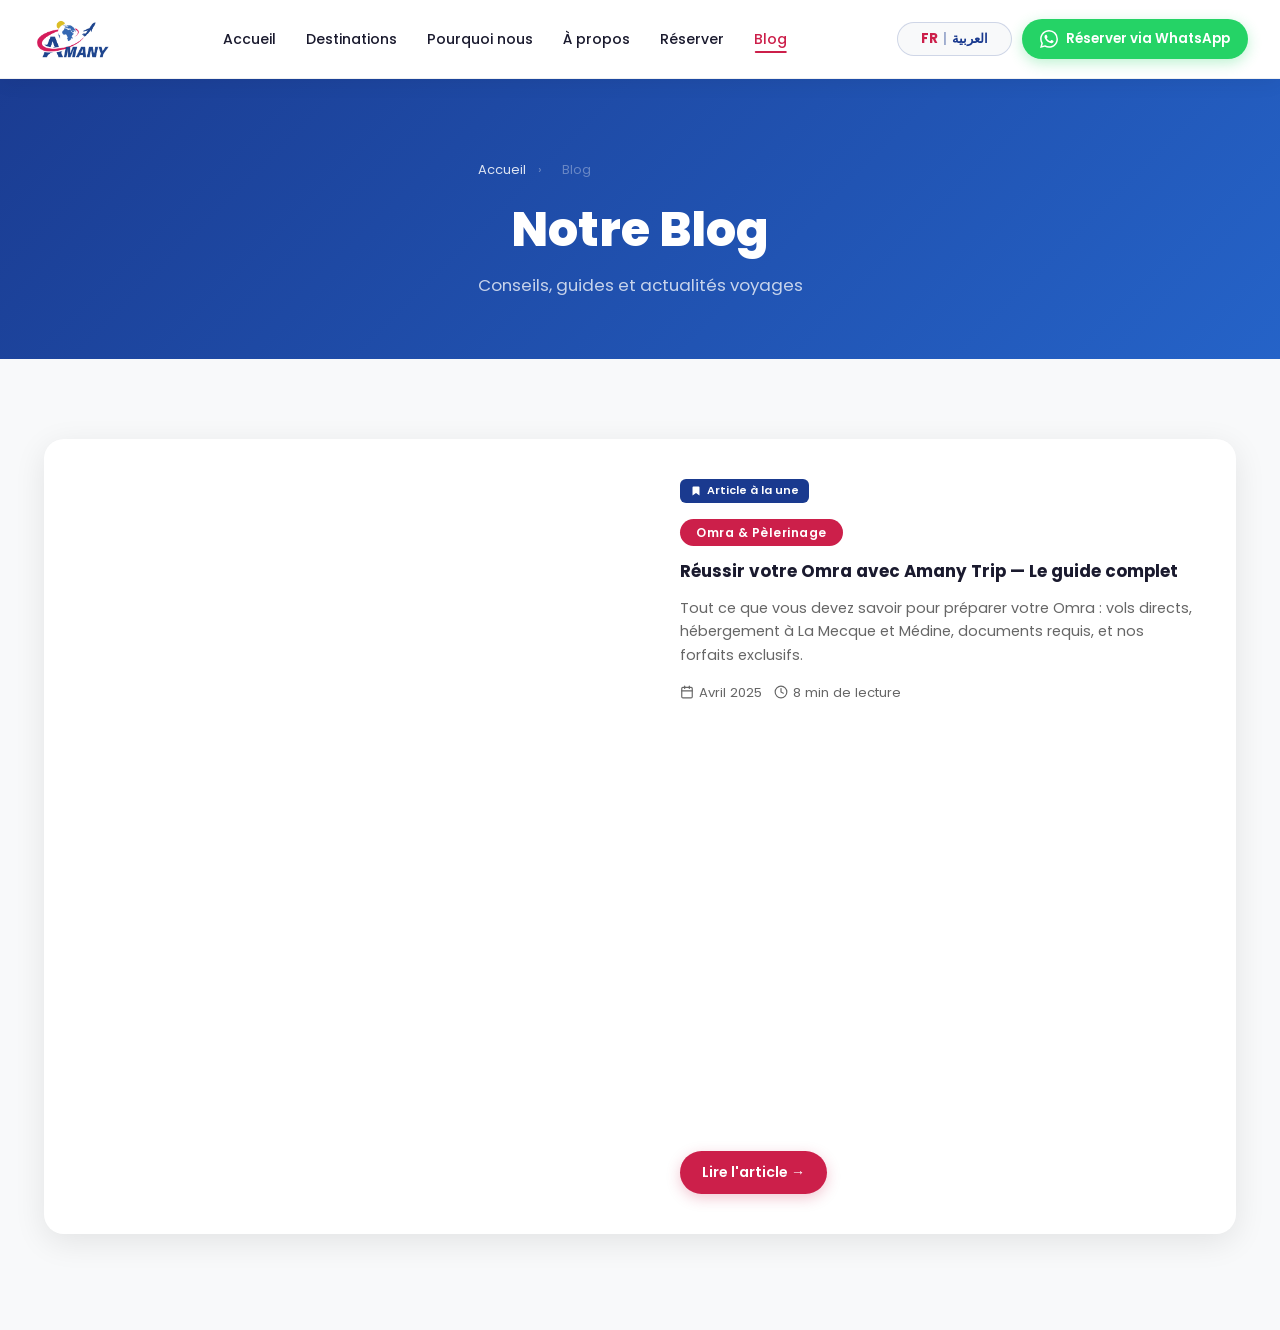
<file: blog.html>
<!DOCTYPE html>
<html lang="fr" dir="ltr">
<head>
  <meta charset="UTF-8">
  <meta name="viewport" content="width=device-width, initial-scale=1.0">
  <title>Blog Amany Trip — Conseils, Guides et Actualités Voyages</title>
  <meta name="description" content="Retrouvez tous nos guides et conseils de voyage : Omra, Istanbul, Dubaï, Égypte. Préparez votre voyage avec Amany Trip.">
  <meta property="og:title" content="Blog Amany Trip — Conseils & Guides de Voyage">
  <meta property="og:description" content="Retrouvez nos guides et conseils de voyage — Omra, Istanbul, Dubaï, Égypte.">
  <meta property="og:image" content="assets/images/logo.png">
  <meta property="og:type" content="website">
  <link rel="canonical" href="https://amanytrip.com/blog.html">
  <link rel="icon" href="assets/images/logo.png">

  <link rel="preconnect" href="https://fonts.googleapis.com">
  <link rel="preconnect" href="https://fonts.gstatic.com" crossorigin>
  <link rel="preconnect" href="https://cdn.jsdelivr.net">

  <link rel="preload" href="assets/images/logo.png" as="image" fetchpriority="high">
  <link rel="preload" href="assets/images/white logo.png" as="image">
  <link rel="preload" href="https://fonts.googleapis.com/css2?family=Poppins:wght@400;600;700;800&family=Tajawal:wght@400;700;800&display=swap" as="style">

  <link href="https://fonts.googleapis.com/css2?family=Poppins:wght@400;600;700;800&family=Tajawal:wght@400;700;800&display=swap" rel="stylesheet">

  <!-- Inline critical CSS (navbar — above the fold) -->
  <style>
    :root{--primary:#1a3a8f;--secondary:#2563c8;--accent:#cc1f4a;--yellow:#f5c518;--wa:#25D366;--white:#fff;--light:#f8f9fa;--dark:#1a1a2e;--text:#333;--muted:#666;--radius:16px;--radius-sm:8px;--tr:0.3s cubic-bezier(.4,0,.2,1);--font:'Poppins',sans-serif}
    *,*::before,*::after{box-sizing:border-box;margin:0;padding:0}
    html{scroll-behavior:smooth}
    body{font-family:var(--font);color:var(--text);background:#fff;overflow-x:hidden;line-height:1.6}
    img{max-width:100%;display:block}a{text-decoration:none;color:inherit}ul{list-style:none}button{cursor:pointer;border:none;background:none;font-family:inherit}
    .container{max-width:1240px;margin:0 auto;padding:0 24px}
    .navbar{position:fixed;inset:0 0 auto 0;z-index:1000;background:#fff;box-shadow:0 2px 20px rgba(0,0,0,.07);transition:box-shadow var(--tr)}
    .nav-container{display:flex;align-items:center;justify-content:space-between;padding:10px 32px;max-width:1400px;margin:0 auto}
    .nav-logo img{height:58px}
    .nav-links{display:flex;align-items:center;gap:4px}
    .nav-link{font-size:.88rem;font-weight:500;color:var(--dark);padding:7px 13px;border-radius:8px;transition:var(--tr);position:relative}
    .nav-link::after{content:'';position:absolute;bottom:3px;left:50%;transform:translateX(-50%);width:0;height:2px;background:var(--accent);border-radius:2px;transition:width var(--tr)}
    .nav-link:hover::after,.nav-link.active::after{width:55%}
    .nav-link:hover{color:var(--accent)!important}
    .nav-link.blog-active{color:var(--accent)!important}
    .nav-link.blog-active::after{width:55%}
    .nav-actions{display:flex;align-items:center;gap:10px}
    .lang-toggle{display:flex;align-items:center;gap:5px;background:var(--light);border:1.5px solid rgba(26,58,143,.18);color:var(--primary);padding:6px 15px;border-radius:100px;font-size:.83rem;font-weight:600;transition:var(--tr);white-space:nowrap;min-width:115px;justify-content:center;cursor:pointer;font-family:var(--font)}
    .lang-toggle:hover{background:rgba(26,58,143,.07)}
    .lang-divider{opacity:.4}.lang-fr.active,.lang-ar.active{color:var(--accent);font-weight:700}
    .btn-whatsapp{display:inline-flex;align-items:center;gap:8px;background:var(--wa);color:#fff;padding:9px 18px;border-radius:100px;font-size:.84rem;font-weight:600;transition:var(--tr);box-shadow:0 4px 14px rgba(37,211,102,.3);white-space:nowrap}
    .btn-whatsapp:hover{background:#1dba58;transform:translateY(-2px)}
    .hamburger{display:none;flex-direction:column;gap:5px;padding:6px}
    .hamburger span{display:block;width:24px;height:2.5px;background:var(--dark);border-radius:2px;transition:var(--tr)}
    .mobile-menu{background:#fff;border-top:1px solid rgba(0,0,0,.06);max-height:0;overflow:hidden;transition:max-height .4s cubic-bezier(.4,0,.2,1)}
    .mobile-menu.open{max-height:580px}
    .mobile-menu ul{display:flex;flex-direction:column;gap:2px;padding:16px 28px 24px}
    .mobile-link{display:block;color:var(--dark)!important;font-size:.97rem;font-weight:500;padding:11px 0;border-bottom:1px solid rgba(0,0,0,.04)}
    .float-wa{position:fixed;bottom:30px;right:30px;width:60px;height:60px;background:var(--wa);border-radius:50%;display:flex;align-items:center;justify-content:center;color:#fff;z-index:9999;box-shadow:0 6px 22px rgba(37,211,102,.45);transition:var(--tr);animation:pulseWa 2.5s ease-in-out infinite;opacity:0;pointer-events:none;transform:scale(.7)}
    .float-wa.visible{opacity:1;pointer-events:all;transform:scale(1)}
    .float-wa:hover{transform:scale(1.1)!important}
    @keyframes pulseWa{0%,100%{box-shadow:0 6px 22px rgba(37,211,102,.45)}50%{box-shadow:0 6px 22px rgba(37,211,102,.45),0 0 0 12px rgba(37,211,102,.12)}}
    .float-wa-tip{position:absolute;right:70px;background:var(--dark);color:#fff;font-size:.76rem;font-weight:600;padding:7px 13px;border-radius:8px;white-space:nowrap;opacity:0;pointer-events:none;transition:var(--tr)}
    .float-wa-tip::after{content:'';position:absolute;left:100%;top:50%;transform:translateY(-50%);border:6px solid transparent;border-left-color:var(--dark)}
    .float-wa:hover .float-wa-tip{opacity:1}
    @media(max-width:1024px){.nav-links,.btn-whatsapp:not(.mobile-wa){display:none}.hamburger{display:flex}.mobile-menu{display:block}}
    @media(max-width:640px){.nav-container{padding:10px 18px}.float-wa{bottom:18px;right:18px}}
  </style>

  <link rel="preload" href="css/main.css?v=1.1" as="style" onload="this.onload=null;this.rel='stylesheet'">
  <noscript><link rel="stylesheet" href="css/main.css?v=1.1"></noscript>
  <link rel="preload" href="css/blog.css?v=1.0" as="style" onload="this.onload=null;this.rel='stylesheet'">
  <noscript><link rel="stylesheet" href="css/blog.css?v=1.0"></noscript>
  <link rel="stylesheet" href="css/rtl.css?v=1.1" id="rtl-stylesheet" disabled>
</head>
<body>

<!-- ══════════════════ NAVBAR ══════════════════ -->
<nav class="navbar" id="navbar">
  <div class="nav-container">
    <a href="index.html" class="nav-logo">
      <img src="assets/images/logo.png" alt="Amany Trip" width="120" height="58" loading="eager" fetchpriority="high" decoding="sync">
    </a>

    <ul class="nav-links" id="nav-links">
      <li><a href="index.html#home"         class="nav-link" data-fr="Accueil"       data-ar="الرئيسية">Accueil</a></li>
      <li><a href="index.html#destinations" class="nav-link" data-fr="Destinations"  data-ar="الوجهات">Destinations</a></li>
      <li><a href="index.html#pourquoi"     class="nav-link" data-fr="Pourquoi nous" data-ar="لماذا نحن">Pourquoi nous</a></li>
      <li><a href="index.html#about"        class="nav-link" data-fr="À propos"      data-ar="من نحن">À propos</a></li>
      <li><a href="index.html#contact"      class="nav-link" data-fr="Réserver"      data-ar="احجز">Réserver</a></li>
      <li><a href="blog.html"               class="nav-link blog-active" data-fr="Blog" data-ar="المدونة">Blog</a></li>
    </ul>

    <div class="nav-actions">
      <button class="lang-toggle" id="lang-toggle" aria-label="Changer la langue">
        <span class="lang-fr active">FR</span>
        <span class="lang-divider">|</span>
        <span class="lang-ar">العربية</span>
      </button>
      <a href="https://wa.me/212604702922" target="_blank" rel="noopener" class="btn-whatsapp">
        <svg width="18" height="18" viewBox="0 0 24 24" fill="currentColor"><path d="M17.472 14.382c-.297-.149-1.758-.867-2.03-.967-.273-.099-.471-.148-.67.15-.197.297-.767.966-.94 1.164-.173.199-.347.223-.644.075-.297-.15-1.255-.463-2.39-1.475-.883-.788-1.48-1.761-1.653-2.059-.173-.297-.018-.458.13-.606.134-.133.298-.347.446-.52.149-.174.198-.298.298-.497.099-.198.05-.371-.025-.52-.075-.149-.669-1.612-.916-2.207-.242-.579-.487-.5-.669-.51-.173-.008-.371-.01-.57-.01-.198 0-.52.074-.792.372-.272.297-1.04 1.016-1.04 2.479 0 1.462 1.065 2.875 1.213 3.074.149.198 2.096 3.2 5.077 4.487.709.306 1.262.489 1.694.625.712.227 1.36.195 1.871.118.571-.085 1.758-.719 2.006-1.413.248-.694.248-1.289.173-1.413-.074-.124-.272-.198-.57-.347m-5.421 7.403h-.004a9.87 9.87 0 01-5.031-1.378l-.361-.214-3.741.982.998-3.648-.235-.374a9.86 9.86 0 01-1.51-5.26c.001-5.45 4.436-9.884 9.888-9.884 2.64 0 5.122 1.03 6.988 2.898a9.825 9.825 0 012.893 6.994c-.003 5.45-4.437 9.884-9.885 9.884m8.413-18.297A11.815 11.815 0 0012.05 0C5.495 0 .16 5.335.157 11.892c0 2.096.547 4.142 1.588 5.945L.057 24l6.305-1.654a11.882 11.882 0 005.683 1.448h.005c6.554 0 11.89-5.335 11.893-11.893a11.821 11.821 0 00-3.48-8.413z"/></svg>
        <span data-fr="Réserver via WhatsApp" data-ar="احجز عبر واتساب">Réserver via WhatsApp</span>
      </a>
      <button class="hamburger" id="hamburger" aria-label="Menu">
        <span></span><span></span><span></span>
      </button>
    </div>
  </div>

  <div class="mobile-menu" id="mobile-menu">
    <ul>
      <li><a href="index.html#home"         class="nav-link mobile-link" data-fr="Accueil"       data-ar="الرئيسية">Accueil</a></li>
      <li><a href="index.html#destinations" class="nav-link mobile-link" data-fr="Destinations"  data-ar="الوجهات">Destinations</a></li>
      <li><a href="index.html#pourquoi"     class="nav-link mobile-link" data-fr="Pourquoi nous" data-ar="لماذا نحن">Pourquoi nous</a></li>
      <li><a href="index.html#about"        class="nav-link mobile-link" data-fr="À propos"      data-ar="من نحن">À propos</a></li>
      <li><a href="index.html#contact"      class="nav-link mobile-link" data-fr="Réserver"      data-ar="احجز">Réserver</a></li>
      <li><a href="blog.html"               class="nav-link mobile-link" data-fr="Blog"          data-ar="المدونة">Blog</a></li>
      <li>
        <a href="https://wa.me/212604702922" target="_blank" rel="noopener" class="btn-whatsapp mobile-wa">
          <svg width="16" height="16" viewBox="0 0 24 24" fill="currentColor"><path d="M17.472 14.382c-.297-.149-1.758-.867-2.03-.967-.273-.099-.471-.148-.67.15-.197.297-.767.966-.94 1.164-.173.199-.347.223-.644.075-.297-.15-1.255-.463-2.39-1.475-.883-.788-1.48-1.761-1.653-2.059-.173-.297-.018-.458.13-.606.134-.133.298-.347.446-.52.149-.174.198-.298.298-.497.099-.198.05-.371-.025-.52-.075-.149-.669-1.612-.916-2.207-.242-.579-.487-.5-.669-.51-.173-.008-.371-.01-.57-.01-.198 0-.52.074-.792.372-.272.297-1.04 1.016-1.04 2.479 0 1.462 1.065 2.875 1.213 3.074.149.198 2.096 3.2 5.077 4.487.709.306 1.262.489 1.694.625.712.227 1.36.195 1.871.118.571-.085 1.758-.719 2.006-1.413.248-.694.248-1.289.173-1.413-.074-.124-.272-.198-.57-.347m-5.421 7.403h-.004a9.87 9.87 0 01-5.031-1.378l-.361-.214-3.741.982.998-3.648-.235-.374a9.86 9.86 0 01-1.51-5.26c.001-5.45 4.436-9.884 9.888-9.884 2.64 0 5.122 1.03 6.988 2.898a9.825 9.825 0 012.893 6.994c-.003 5.45-4.437 9.884-9.885 9.884m8.413-18.297A11.815 11.815 0 0012.05 0C5.495 0 .16 5.335.157 11.892c0 2.096.547 4.142 1.588 5.945L.057 24l6.305-1.654a11.882 11.882 0 005.683 1.448h.005c6.554 0 11.89-5.335 11.893-11.893a11.821 11.821 0 00-3.48-8.413z"/></svg>
          <span data-fr="Réserver via WhatsApp" data-ar="احجز عبر واتساب">Réserver via WhatsApp</span>
        </a>
      </li>
    </ul>
  </div>
</nav>

<!-- ══════════════════ BLOG HERO ══════════════════ -->
<section class="blog-hero" aria-label="Blog">
  <div class="blog-hero-inner container">
    <div class="breadcrumb">
      <a href="index.html" data-fr="Accueil" data-ar="الرئيسية">Accueil</a>
      <span class="bc-sep">›</span>
      <span data-fr="Blog" data-ar="المدونة">Blog</span>
    </div>
    <h1 data-fr="Notre Blog" data-ar="مدونتنا">Notre Blog</h1>
    <p data-fr="Conseils, guides et actualités voyages" data-ar="نصائح وأدلة وأخبار السفر">Conseils, guides et actualités voyages</p>
  </div>
</section>

<!-- ══════════════════ BLOG LISTING ══════════════════ -->
<section class="blog-listing">
  <div class="container">

    <div class="blog-grid">

      <!-- Card 1: Omra — Featured, full width -->
      <article class="blog-card-featured" data-aos="fade-up">
        <div class="blog-card-img blog-card-img--photo">
          <picture>
            <source media="(max-width: 768px)" srcset="assets/images/omra-blog-phone.jpg">
            <img src="assets/images/omra-blog-pc.jpg" alt="Omra avec Amany Trip" loading="lazy" decoding="async">
          </picture>
        </div>
        <div class="blog-card-body">
          <div>
            <span class="badge-featured">
              <svg width="12" height="12" viewBox="0 0 24 24" fill="currentColor" aria-hidden="true"><path d="M19 21l-7-5-7 5V5a2 2 0 0 1 2-2h10a2 2 0 0 1 2 2z"/></svg>
              <span data-fr="Article à la une" data-ar="مقال مميز">Article à la une</span>
            </span>
          </div>
          <span class="blog-category" data-fr="Omra &amp; Pèlerinage" data-ar="العمرة والحج">Omra &amp; Pèlerinage</span>
          <h3 data-fr="Réussir votre Omra avec Amany Trip — Le guide complet"
              data-ar="نجاح عمرتك مع أماني تريب — الدليل الشامل">
            Réussir votre Omra avec Amany Trip — Le guide complet
          </h3>
          <p data-fr="Tout ce que vous devez savoir pour préparer votre Omra : vols directs, hébergement à La Mecque et Médine, documents requis, et nos forfaits exclusifs."
             data-ar="كل ما تحتاج معرفته للتحضير لعمرتك: الرحلات المباشرة، الإقامة في مكة المكرمة والمدينة، الوثائق المطلوبة وباقاتنا الحصرية.">
            Tout ce que vous devez savoir pour préparer votre Omra : vols directs, hébergement à La Mecque et Médine, documents requis, et nos forfaits exclusifs.
          </p>
          <div class="blog-card-meta">
            <span class="meta-item">
              <svg class="ic" width="14" height="14" viewBox="0 0 24 24" fill="none" stroke="currentColor" stroke-width="2" stroke-linecap="round" stroke-linejoin="round" aria-hidden="true"><rect x="3" y="4" width="18" height="18" rx="2"/><line x1="16" y1="2" x2="16" y2="6"/><line x1="8" y1="2" x2="8" y2="6"/><line x1="3" y1="10" x2="21" y2="10"/></svg>
              <span data-fr="Avril 2025" data-ar="أبريل 2025">Avril 2025</span>
            </span>
            <span class="meta-item">
              <svg class="ic" width="14" height="14" viewBox="0 0 24 24" fill="none" stroke="currentColor" stroke-width="2" stroke-linecap="round" stroke-linejoin="round" aria-hidden="true"><circle cx="12" cy="12" r="10"/><polyline points="12 6 12 12 16 14"/></svg>
              <span data-fr="8 min de lecture" data-ar="8 دقائق قراءة">8 min de lecture</span>
            </span>
          </div>
          <a href="blog/omra-avec-amany-trip.html" class="btn-card-primary">
            <span data-fr="Lire l'article →" data-ar="اقرأ المقال ←">Lire l'article →</span>
          </a>
        </div>
      </article>

    </div>
  </div>
</section>

<!-- ══════════════════ FOOTER ══════════════════ -->
<footer class="footer">
  <div class="footer-top">
    <div class="container">
      <div class="footer-grid">

        <div class="footer-brand">
          <img src="assets/images/white logo.png" alt="Amany Trip" class="footer-logo" loading="lazy" decoding="async">
          <p data-fr="Votre agence de voyage certifiée au Maroc. Des voyages inoubliables depuis plus de 10 ans."
             data-ar="وكالة سفر معتمدة في المغرب. رحلات لا تُنسى منذ أكثر من 10 سنوات.">
            Votre agence de voyage certifiée au Maroc. Des voyages inoubliables depuis plus de 10 ans.
          </p>
          <div class="footer-socials">
            <a href="https://wa.me/212604702922" target="_blank" rel="noopener" class="social-icon whatsapp" aria-label="WhatsApp">
              <svg width="20" height="20" viewBox="0 0 24 24" fill="currentColor"><path d="M17.472 14.382c-.297-.149-1.758-.867-2.03-.967-.273-.099-.471-.148-.67.15-.197.297-.767.966-.94 1.164-.173.199-.347.223-.644.075-.297-.15-1.255-.463-2.39-1.475-.883-.788-1.48-1.761-1.653-2.059-.173-.297-.018-.458.13-.606.134-.133.298-.347.446-.52.149-.174.198-.298.298-.497.099-.198.05-.371-.025-.52-.075-.149-.669-1.612-.916-2.207-.242-.579-.487-.5-.669-.51-.173-.008-.371-.01-.57-.01-.198 0-.52.074-.792.372-.272.297-1.04 1.016-1.04 2.479 0 1.462 1.065 2.875 1.213 3.074.149.198 2.096 3.2 5.077 4.487.709.306 1.262.489 1.694.625.712.227 1.36.195 1.871.118.571-.085 1.758-.719 2.006-1.413.248-.694.248-1.289.173-1.413-.074-.124-.272-.198-.57-.347m-5.421 7.403h-.004a9.87 9.87 0 01-5.031-1.378l-.361-.214-3.741.982.998-3.648-.235-.374a9.86 9.86 0 01-1.51-5.26c.001-5.45 4.436-9.884 9.888-9.884 2.64 0 5.122 1.03 6.988 2.898a9.825 9.825 0 012.893 6.994c-.003 5.45-4.437 9.884-9.885 9.884m8.413-18.297A11.815 11.815 0 0012.05 0C5.495 0 .16 5.335.157 11.892c0 2.096.547 4.142 1.588 5.945L.057 24l6.305-1.654a11.882 11.882 0 005.683 1.448h.005c6.554 0 11.89-5.335 11.893-11.893a11.821 11.821 0 00-3.48-8.413z"/></svg>
            </a>
            <a href="https://www.facebook.com/profile.php?id=61581615808084" class="social-icon facebook" aria-label="Facebook">
              <svg width="20" height="20" viewBox="0 0 24 24" fill="currentColor"><path d="M18 2h-3a5 5 0 0 0-5 5v3H7v4h3v8h4v-8h3l1-4h-4V7a1 1 0 0 1 1-1h3z"/></svg>
            </a>
            <a href="https://www.instagram.com/amany_trip/" class="social-icon instagram" aria-label="Instagram">
              <svg width="20" height="20" viewBox="0 0 24 24" fill="none" stroke="currentColor" stroke-width="2" stroke-linecap="round" stroke-linejoin="round"><rect x="2" y="2" width="20" height="20" rx="5" ry="5"/><path d="M16 11.37A4 4 0 1 1 12.63 8 4 4 0 0 1 16 11.37z"/><line x1="17.5" y1="6.5" x2="17.51" y2="6.5"/></svg>
            </a>
          </div>
        </div>

        <div class="footer-col">
          <h4 data-fr="Destinations" data-ar="الوجهات">Destinations</h4>
          <ul>
            <li><a href="index.html#destinations">Istanbul</a></li>
            <li><a href="index.html#destinations">Égypte</a></li>
            <li><a href="index.html#destinations">Dubaï</a></li>
            <li><a href="index.html#destinations">Omra</a></li>
            <li><a href="index.html#destinations">Bali × KL</a></li>
            <li><a href="index.html#destinations">Tunisie</a></li>
            <li><a href="index.html#destinations">Thaïlande</a></li>
          </ul>
        </div>

        <div class="footer-col">
          <h4 data-fr="Liens utiles" data-ar="روابط مفيدة">Liens utiles</h4>
          <ul>
            <li><a href="index.html#home"    data-fr="Accueil"   data-ar="الرئيسية">Accueil</a></li>
            <li><a href="index.html#about"   data-fr="À propos"  data-ar="من نحن">À propos</a></li>
            <li><a href="index.html#contact" data-fr="Contact"   data-ar="اتصل بنا">Contact</a></li>
            <li><a href="index.html#contact" data-fr="Réserver"  data-ar="احجز">Réserver</a></li>
            <li><a href="blog.html"          data-fr="Blog"      data-ar="المدونة">Blog</a></li>
            <li><a href="https://wa.me/212604702922" target="_blank" rel="noopener" data-fr="WhatsApp" data-ar="واتساب">WhatsApp</a></li>
          </ul>
        </div>

        <div class="footer-col">
          <h4 data-fr="Contact" data-ar="اتصل بنا">Contact</h4>
          <ul class="footer-contact-list">
            <li><svg width="13" height="13" viewBox="0 0 24 24" fill="none" stroke="currentColor" stroke-width="2" stroke-linecap="round" stroke-linejoin="round" aria-hidden="true"><path d="M22 16.92v3a2 2 0 0 1-2.18 2 19.79 19.79 0 0 1-8.63-3.07A19.5 19.5 0 0 1 4.69 13a19.79 19.79 0 0 1-3.07-8.67A2 2 0 0 1 3.6 2.18h3a2 2 0 0 1 2 1.72 12.84 12.84 0 0 0 .7 2.81 2 2 0 0 1-.45 2.11L8.09 9.91A16 16 0 0 0 13 14.83l1.27-1.27a2 2 0 0 1 2.11-.45 12.84 12.84 0 0 0 2.81.7A2 2 0 0 1 21 16z"/></svg> <a href="tel:0665858788">06 65 85 87 88</a></li>
            <li><svg width="13" height="13" viewBox="0 0 24 24" fill="none" stroke="currentColor" stroke-width="2" stroke-linecap="round" stroke-linejoin="round" aria-hidden="true"><path d="M22 16.92v3a2 2 0 0 1-2.18 2 19.79 19.79 0 0 1-8.63-3.07A19.5 19.5 0 0 1 4.69 13a19.79 19.79 0 0 1-3.07-8.67A2 2 0 0 1 3.6 2.18h3a2 2 0 0 1 2 1.72 12.84 12.84 0 0 0 .7 2.81 2 2 0 0 1-.45 2.11L8.09 9.91A16 16 0 0 0 13 14.83l1.27-1.27a2 2 0 0 1 2.11-.45 12.84 12.84 0 0 0 2.81.7A2 2 0 0 1 21 16z"/></svg> <a href="tel:0604702922">06 04 70 29 22</a></li>
            <li><svg width="13" height="13" viewBox="0 0 24 24" fill="none" stroke="currentColor" stroke-width="2" stroke-linecap="round" stroke-linejoin="round" aria-hidden="true"><path d="M22 16.92v3a2 2 0 0 1-2.18 2 19.79 19.79 0 0 1-8.63-3.07A19.5 19.5 0 0 1 4.69 13a19.79 19.79 0 0 1-3.07-8.67A2 2 0 0 1 3.6 2.18h3a2 2 0 0 1 2 1.72 12.84 12.84 0 0 0 .7 2.81 2 2 0 0 1-.45 2.11L8.09 9.91A16 16 0 0 0 13 14.83l1.27-1.27a2 2 0 0 1 2.11-.45 12.84 12.84 0 0 0 2.81.7A2 2 0 0 1 21 16z"/></svg> <a href="tel:0520810850">05 20 81 08 50</a></li>
            <li>📍 Bouskoura, Casablanca</li>
          </ul>
        </div>

      </div>
    </div>
  </div>

  <div class="footer-bottom">
    <div class="container">
      <p>
        <span data-fr="© 2025 Amany Trip — Tous droits réservés. Site réalisé par"
              data-ar="© 2025 أماني تريب — جميع الحقوق محفوظة. الموقع من تصميم">
          © 2025 Amany Trip — Tous droits réservés. Site réalisé par
        </span>
        <a href="https://devline.ma" target="_blank" rel="noopener" class="devline-link">devline.ma</a>
      </p>
    </div>
  </div>
</footer>

<!-- ══════════════════ FLOATING WHATSAPP ══════════════════ -->
<a href="https://wa.me/212604702922" target="_blank" rel="noopener" class="float-wa" id="float-wa" aria-label="WhatsApp">
  <svg width="30" height="30" viewBox="0 0 24 24" fill="currentColor">
    <path d="M17.472 14.382c-.297-.149-1.758-.867-2.03-.967-.273-.099-.471-.148-.67.15-.197.297-.767.966-.94 1.164-.173.199-.347.223-.644.075-.297-.15-1.255-.463-2.39-1.475-.883-.788-1.48-1.761-1.653-2.059-.173-.297-.018-.458.13-.606.134-.133.298-.347.446-.52.149-.174.198-.298.298-.497.099-.198.05-.371-.025-.52-.075-.149-.669-1.612-.916-2.207-.242-.579-.487-.5-.669-.51-.173-.008-.371-.01-.57-.01-.198 0-.52.074-.792.372-.272.297-1.04 1.016-1.04 2.479 0 1.462 1.065 2.875 1.213 3.074.149.198 2.096 3.2 5.077 4.487.709.306 1.262.489 1.694.625.712.227 1.36.195 1.871.118.571-.085 1.758-.719 2.006-1.413.248-.694.248-1.289.173-1.413-.074-.124-.272-.198-.57-.347m-5.421 7.403h-.004a9.87 9.87 0 01-5.031-1.378l-.361-.214-3.741.982.998-3.648-.235-.374a9.86 9.86 0 01-1.51-5.26c.001-5.45 4.436-9.884 9.888-9.884 2.64 0 5.122 1.03 6.988 2.898a9.825 9.825 0 012.893 6.994c-.003 5.45-4.437 9.884-9.885 9.884m8.413-18.297A11.815 11.815 0 0012.05 0C5.495 0 .16 5.335.157 11.892c0 2.096.547 4.142 1.588 5.945L.057 24l6.305-1.654a11.882 11.882 0 005.683 1.448h.005c6.554 0 11.89-5.335 11.893-11.893a11.821 11.821 0 00-3.48-8.413z"/>
  </svg>
  <span class="float-wa-tip" data-fr="Réservez via WhatsApp" data-ar="احجز عبر واتساب">Réservez via WhatsApp</span>
</a>

<!-- AOS: load on first scroll -->
<script>
(function(){
  var loaded = false;
  function loadAOS() {
    if (loaded) return;
    loaded = true;
    window.removeEventListener('scroll', loadAOS, { passive: true });
    var css = document.createElement('link');
    css.rel = 'stylesheet';
    css.href = 'https://cdn.jsdelivr.net/npm/aos@2.3.4/dist/aos.css';
    document.head.appendChild(css);
    var js = document.createElement('script');
    js.src = 'https://cdn.jsdelivr.net/npm/aos@2.3.4/dist/aos.js';
    js.onload = function(){ if(typeof initAOS === 'function') initAOS(); };
    document.body.appendChild(js);
  }
  window.addEventListener('scroll', loadAOS, { passive: true });
})();
</script>

<!-- Main JS -->
<script defer src="js/main.js?v=1.1"></script>
</body>
</html>
</file>
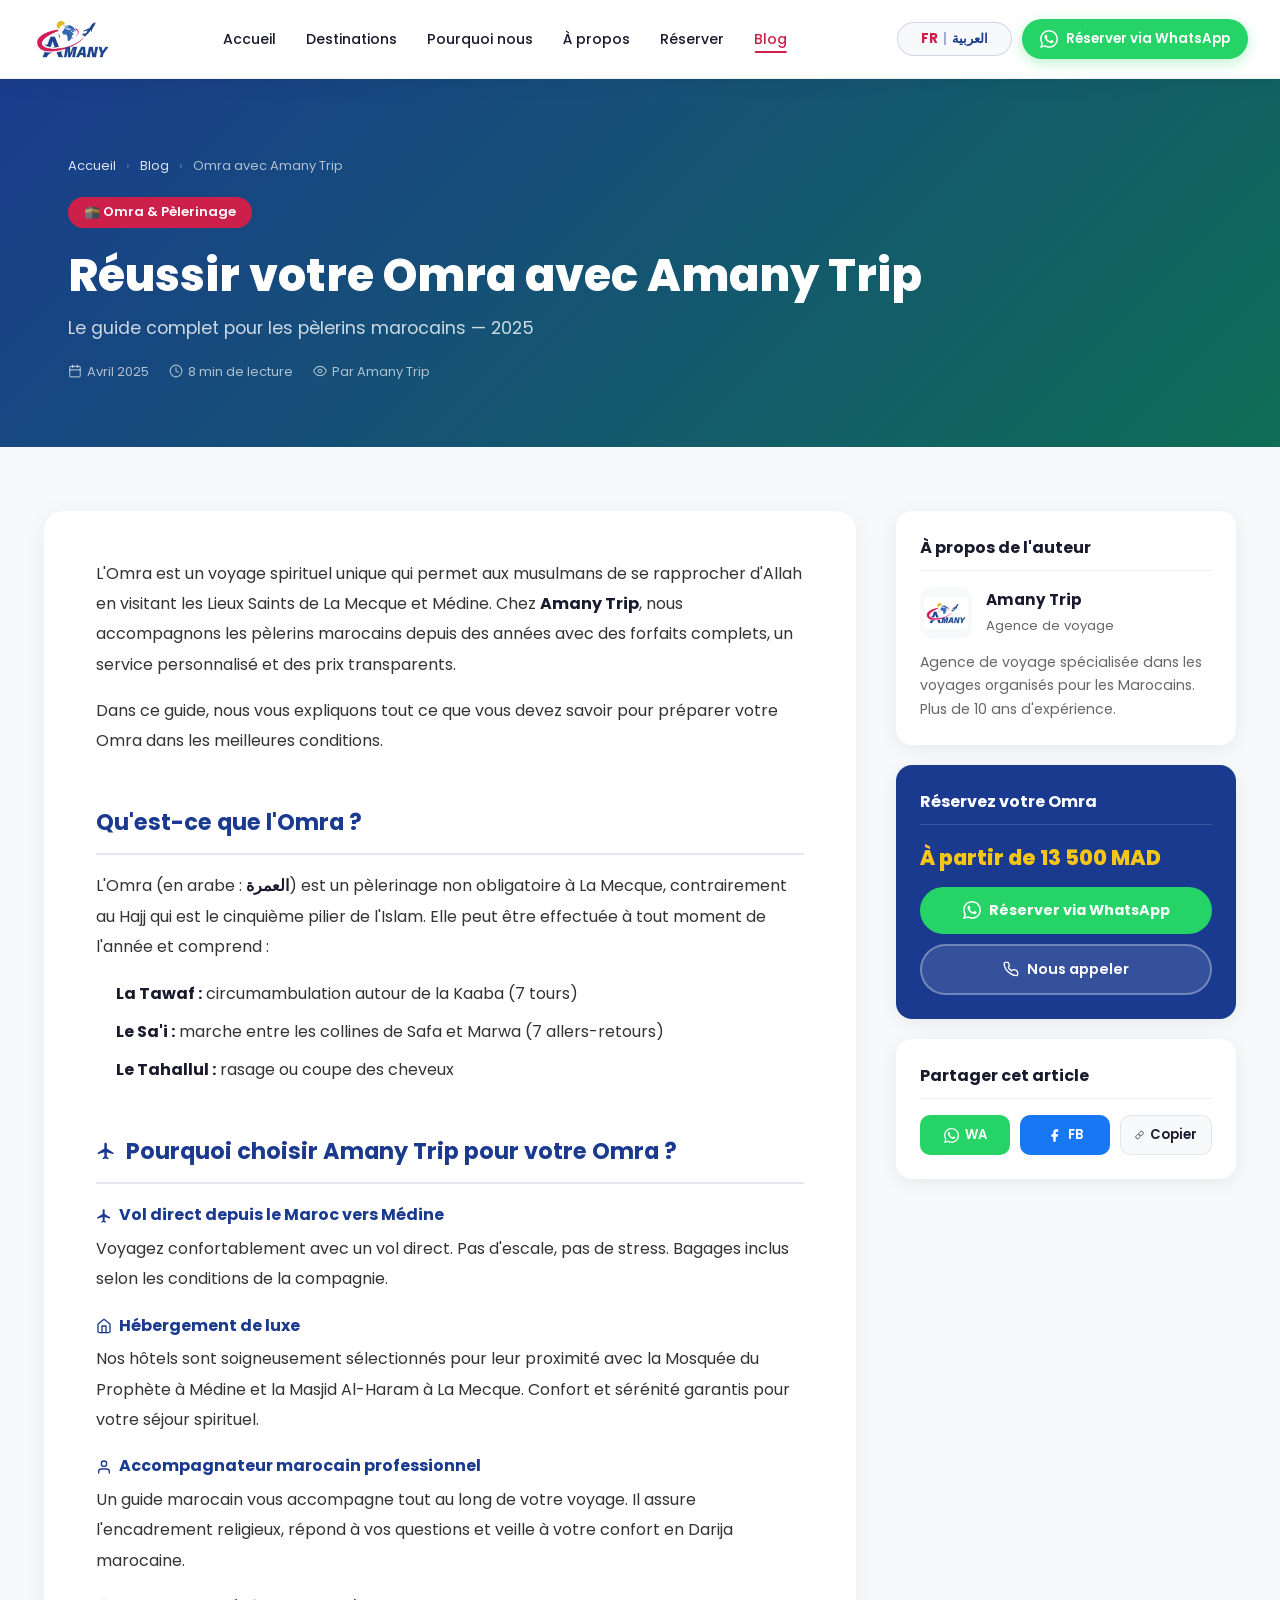
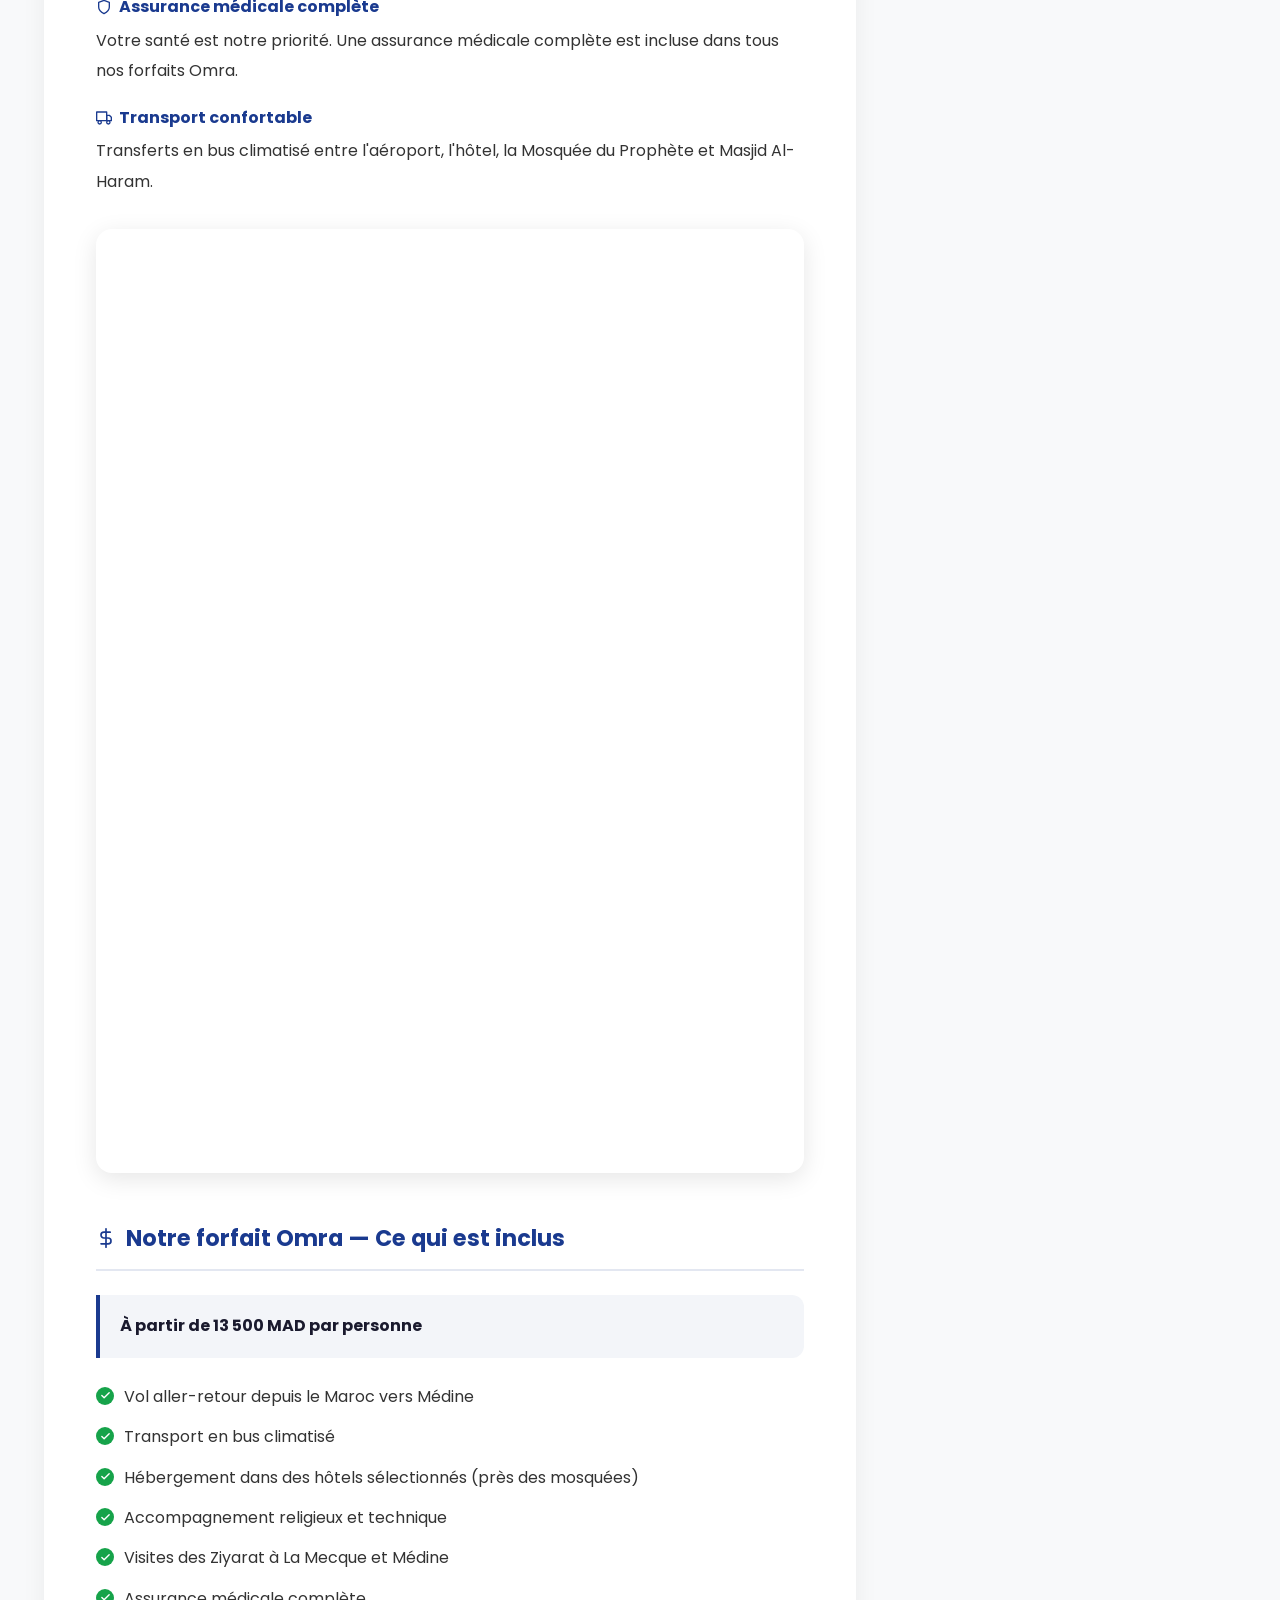
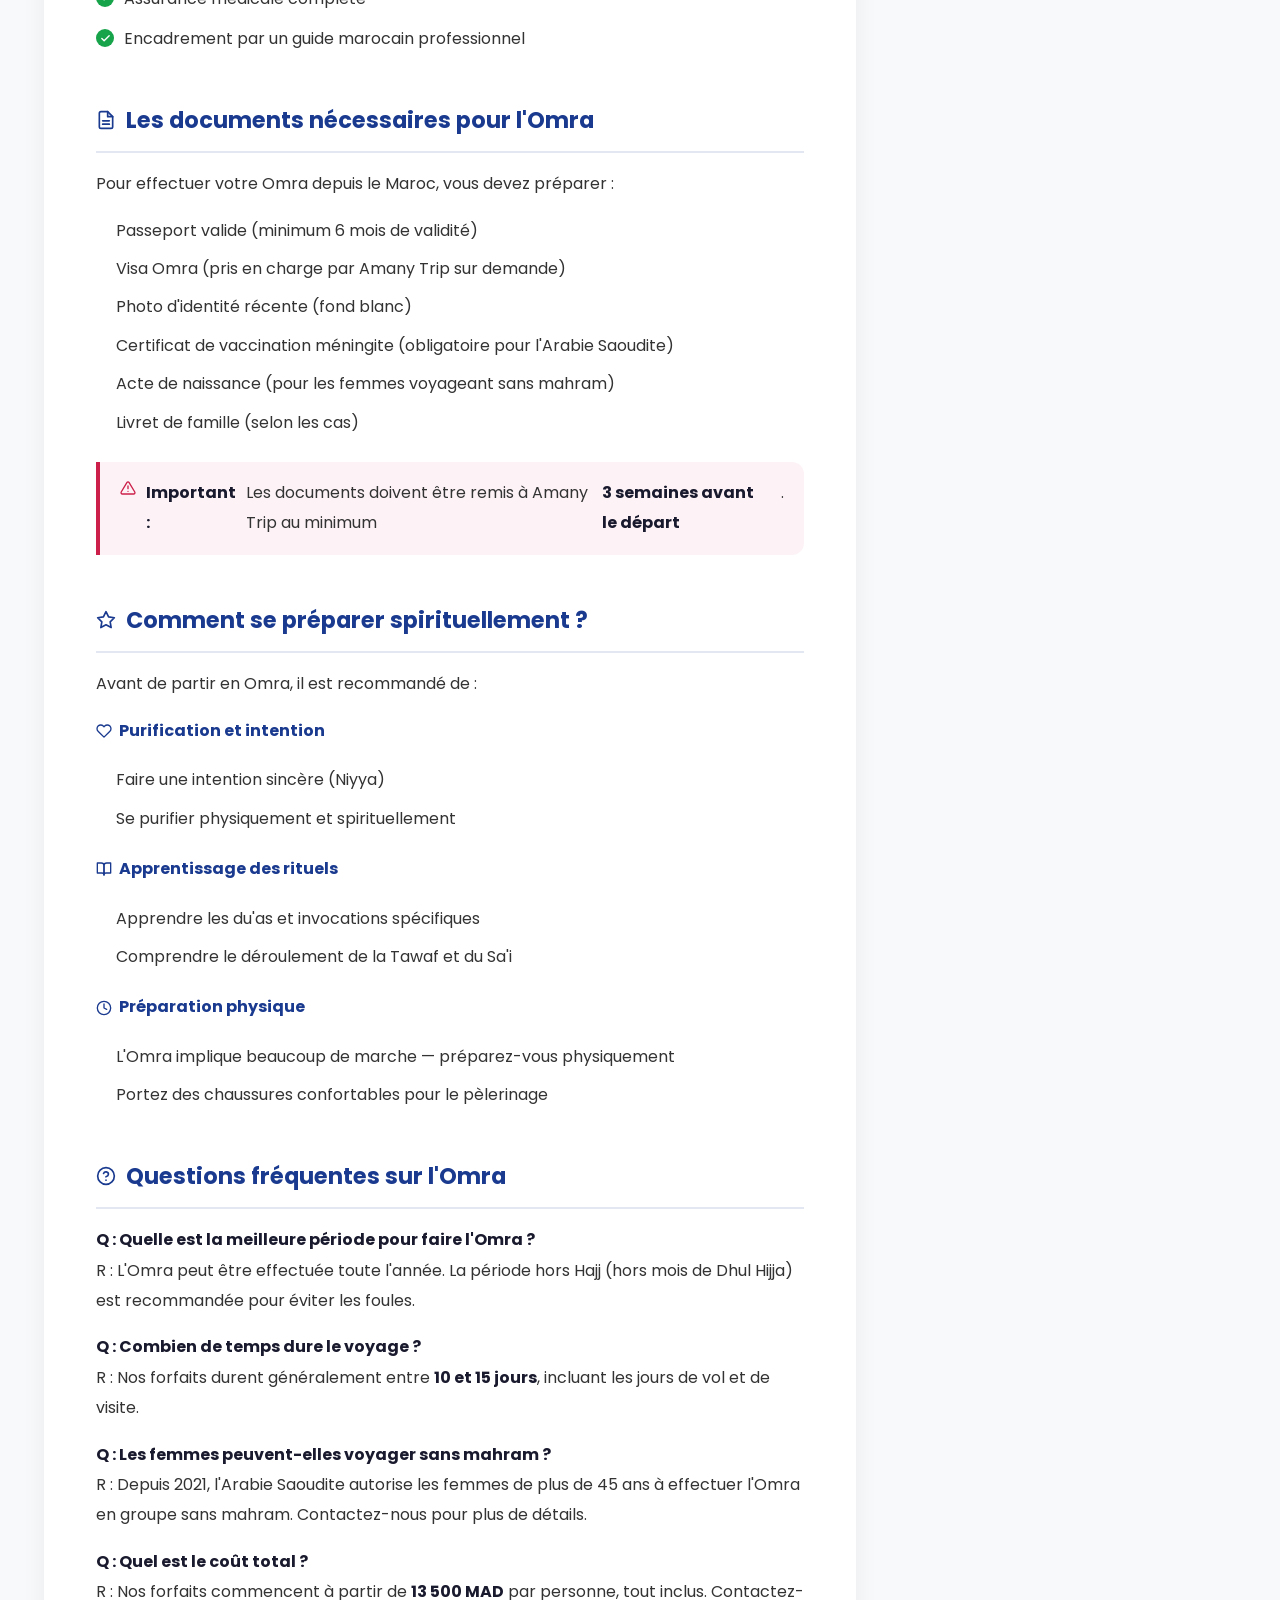
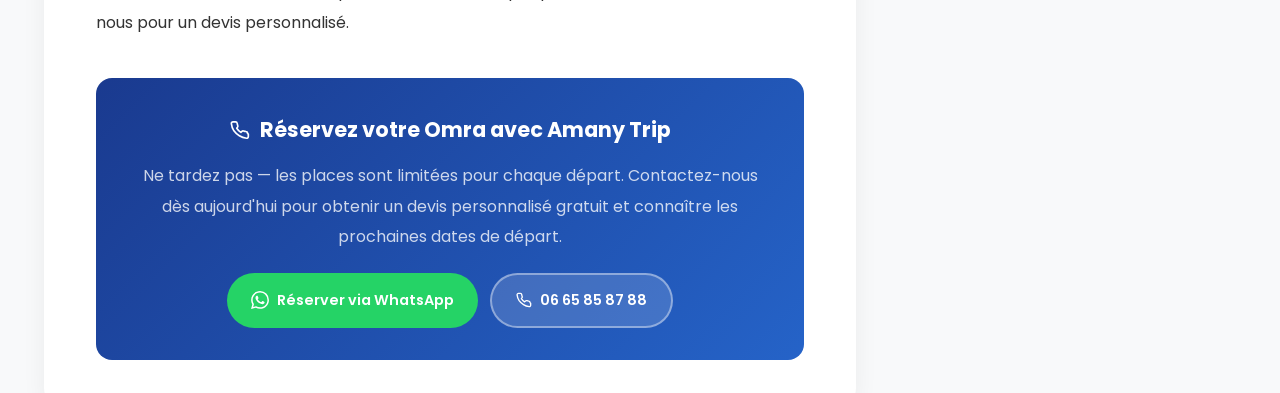
<file: blog/omra-avec-amany-trip.html>
<!DOCTYPE html>
<html lang="fr" dir="ltr">
<head>
  <meta charset="UTF-8">
  <meta name="viewport" content="width=device-width, initial-scale=1.0">
  <title>Réussir votre Omra avec Amany Trip — Guide Complet 2025</title>
  <meta name="description" content="Guide complet pour réussir votre Omra avec Amany Trip : vols directs depuis le Maroc, hébergement à La Mecque et Médine, documents requis, conseils spirituels et nos forfaits exclusifs à partir de 13 500 MAD.">
  <meta property="og:title" content="Réussir votre Omra avec Amany Trip — Guide Complet 2025">
  <meta property="og:description" content="Guide complet pour réussir votre Omra avec Amany Trip : vols directs, hébergement, documents et forfaits exclusifs à partir de 13 500 MAD.">
  <meta property="og:image" content="https://amanytrip.com/assets/images/logo.png">
  <meta property="og:type" content="article">
  <link rel="canonical" href="https://amanytrip.com/blog/omra-avec-amany-trip.html">
  <link rel="icon" href="../assets/images/logo.png">

  <script type="application/ld+json">
  {
    "@context": "https://schema.org",
    "@type": "Article",
    "headline": "Réussir votre Omra avec Amany Trip — Guide Complet 2025",
    "author": {"@type": "Organization", "name": "Amany Trip"},
    "publisher": {
      "@type": "Organization",
      "name": "Amany Trip",
      "logo": {"@type": "ImageObject", "url": "https://amanytrip.com/assets/images/logo.png"}
    },
    "datePublished": "2025-04-01",
    "dateModified": "2025-04-01",
    "image": "https://amanytrip.com/assets/images/logo.png",
    "description": "Guide complet pour réussir votre Omra avec Amany Trip : vols directs depuis le Maroc, hébergement, documents requis et forfaits exclusifs.",
    "url": "https://amanytrip.com/blog/omra-avec-amany-trip.html"
  }
  </script>

  <link rel="preconnect" href="https://fonts.googleapis.com">
  <link rel="preconnect" href="https://fonts.gstatic.com" crossorigin>
  <link rel="preconnect" href="https://cdn.jsdelivr.net">

  <link rel="preload" href="../assets/images/logo.png" as="image" fetchpriority="high">
  <link rel="preload" href="../assets/images/white logo.png" as="image">
  <link rel="preload" href="https://fonts.googleapis.com/css2?family=Poppins:wght@400;600;700;800&family=Tajawal:wght@400;700;800&display=swap" as="style">

  <link href="https://fonts.googleapis.com/css2?family=Poppins:wght@400;600;700;800&family=Tajawal:wght@400;700;800&display=swap" rel="stylesheet">

  <!-- Inline critical CSS (navbar) -->
  <style>
    :root{--primary:#1a3a8f;--secondary:#2563c8;--accent:#cc1f4a;--yellow:#f5c518;--wa:#25D366;--white:#fff;--light:#f8f9fa;--dark:#1a1a2e;--text:#333;--muted:#666;--radius:16px;--radius-sm:8px;--tr:0.3s cubic-bezier(.4,0,.2,1);--font:'Poppins',sans-serif}
    *,*::before,*::after{box-sizing:border-box;margin:0;padding:0}
    html{scroll-behavior:smooth}
    body{font-family:var(--font);color:var(--text);background:#fff;overflow-x:hidden;line-height:1.6}
    img{max-width:100%;display:block}a{text-decoration:none;color:inherit}ul{list-style:none}button{cursor:pointer;border:none;background:none;font-family:inherit}
    .container{max-width:1240px;margin:0 auto;padding:0 24px}
    .navbar{position:fixed;inset:0 0 auto 0;z-index:1000;background:#fff;box-shadow:0 2px 20px rgba(0,0,0,.07);transition:box-shadow var(--tr)}
    .nav-container{display:flex;align-items:center;justify-content:space-between;padding:10px 32px;max-width:1400px;margin:0 auto}
    .nav-logo img{height:58px}
    .nav-links{display:flex;align-items:center;gap:4px}
    .nav-link{font-size:.88rem;font-weight:500;color:var(--dark);padding:7px 13px;border-radius:8px;transition:var(--tr);position:relative}
    .nav-link::after{content:'';position:absolute;bottom:3px;left:50%;transform:translateX(-50%);width:0;height:2px;background:var(--accent);border-radius:2px;transition:width var(--tr)}
    .nav-link:hover::after,.nav-link.active::after,.nav-link.blog-active::after{width:55%}
    .nav-link:hover,.nav-link.blog-active{color:var(--accent)!important}
    .nav-actions{display:flex;align-items:center;gap:10px}
    .lang-toggle{display:flex;align-items:center;gap:5px;background:var(--light);border:1.5px solid rgba(26,58,143,.18);color:var(--primary);padding:6px 15px;border-radius:100px;font-size:.83rem;font-weight:600;transition:var(--tr);white-space:nowrap;min-width:115px;justify-content:center;cursor:pointer;font-family:var(--font)}
    .lang-toggle:hover{background:rgba(26,58,143,.07)}
    .lang-divider{opacity:.4}.lang-fr.active,.lang-ar.active{color:var(--accent);font-weight:700}
    .btn-whatsapp{display:inline-flex;align-items:center;gap:8px;background:var(--wa);color:#fff;padding:9px 18px;border-radius:100px;font-size:.84rem;font-weight:600;transition:var(--tr);box-shadow:0 4px 14px rgba(37,211,102,.3);white-space:nowrap}
    .btn-whatsapp:hover{background:#1dba58;transform:translateY(-2px)}
    .hamburger{display:none;flex-direction:column;gap:5px;padding:6px}
    .hamburger span{display:block;width:24px;height:2.5px;background:var(--dark);border-radius:2px;transition:var(--tr)}
    .mobile-menu{background:#fff;border-top:1px solid rgba(0,0,0,.06);max-height:0;overflow:hidden;transition:max-height .4s cubic-bezier(.4,0,.2,1)}
    .mobile-menu.open{max-height:580px}
    .mobile-menu ul{display:flex;flex-direction:column;gap:2px;padding:16px 28px 24px}
    .mobile-link{display:block;color:var(--dark)!important;font-size:.97rem;font-weight:500;padding:11px 0;border-bottom:1px solid rgba(0,0,0,.04)}
    .float-wa{position:fixed;bottom:30px;right:30px;width:60px;height:60px;background:var(--wa);border-radius:50%;display:flex;align-items:center;justify-content:center;color:#fff;z-index:9999;box-shadow:0 6px 22px rgba(37,211,102,.45);transition:var(--tr);animation:pulseWa 2.5s ease-in-out infinite;opacity:0;pointer-events:none;transform:scale(.7)}
    .float-wa.visible{opacity:1;pointer-events:all;transform:scale(1)}
    .float-wa:hover{transform:scale(1.1)!important}
    @keyframes pulseWa{0%,100%{box-shadow:0 6px 22px rgba(37,211,102,.45)}50%{box-shadow:0 6px 22px rgba(37,211,102,.45),0 0 0 12px rgba(37,211,102,.12)}}
    .float-wa-tip{position:absolute;right:70px;background:var(--dark);color:#fff;font-size:.76rem;font-weight:600;padding:7px 13px;border-radius:8px;white-space:nowrap;opacity:0;pointer-events:none;transition:var(--tr)}
    .float-wa-tip::after{content:'';position:absolute;left:100%;top:50%;transform:translateY(-50%);border:6px solid transparent;border-left-color:var(--dark)}
    .float-wa:hover .float-wa-tip{opacity:1}
    @media(max-width:1024px){.nav-links,.btn-whatsapp:not(.mobile-wa){display:none}.hamburger{display:flex}.mobile-menu{display:block}}
    @media(max-width:640px){.nav-container{padding:10px 18px}.float-wa{bottom:18px;right:18px}}
  </style>

  <link rel="preload" href="../css/main.css?v=1.1" as="style" onload="this.onload=null;this.rel='stylesheet'">
  <noscript><link rel="stylesheet" href="../css/main.css?v=1.1"></noscript>
  <link rel="preload" href="../css/blog.css?v=1.0" as="style" onload="this.onload=null;this.rel='stylesheet'">
  <noscript><link rel="stylesheet" href="../css/blog.css?v=1.0"></noscript>
  <link rel="stylesheet" href="../css/rtl.css?v=1.1" id="rtl-stylesheet" disabled>
</head>
<body>

<!-- ══════════════════ NAVBAR ══════════════════ -->
<nav class="navbar" id="navbar">
  <div class="nav-container">
    <a href="../index.html" class="nav-logo">
      <img src="../assets/images/logo.png" alt="Amany Trip" width="120" height="58" loading="eager" fetchpriority="high" decoding="sync">
    </a>

    <ul class="nav-links" id="nav-links">
      <li><a href="../index.html#home"         class="nav-link" data-fr="Accueil"       data-ar="الرئيسية">Accueil</a></li>
      <li><a href="../index.html#destinations" class="nav-link" data-fr="Destinations"  data-ar="الوجهات">Destinations</a></li>
      <li><a href="../index.html#pourquoi"     class="nav-link" data-fr="Pourquoi nous" data-ar="لماذا نحن">Pourquoi nous</a></li>
      <li><a href="../index.html#about"        class="nav-link" data-fr="À propos"      data-ar="من نحن">À propos</a></li>
      <li><a href="../index.html#contact"      class="nav-link" data-fr="Réserver"      data-ar="احجز">Réserver</a></li>
      <li><a href="../blog.html"               class="nav-link blog-active" data-fr="Blog" data-ar="المدونة">Blog</a></li>
    </ul>

    <div class="nav-actions">
      <button class="lang-toggle" id="lang-toggle" aria-label="Changer la langue">
        <span class="lang-fr active">FR</span>
        <span class="lang-divider">|</span>
        <span class="lang-ar">العربية</span>
      </button>
      <a href="https://wa.me/212604702922" target="_blank" rel="noopener" class="btn-whatsapp">
        <svg width="18" height="18" viewBox="0 0 24 24" fill="currentColor"><path d="M17.472 14.382c-.297-.149-1.758-.867-2.03-.967-.273-.099-.471-.148-.67.15-.197.297-.767.966-.94 1.164-.173.199-.347.223-.644.075-.297-.15-1.255-.463-2.39-1.475-.883-.788-1.48-1.761-1.653-2.059-.173-.297-.018-.458.13-.606.134-.133.298-.347.446-.52.149-.174.198-.298.298-.497.099-.198.05-.371-.025-.52-.075-.149-.669-1.612-.916-2.207-.242-.579-.487-.5-.669-.51-.173-.008-.371-.01-.57-.01-.198 0-.52.074-.792.372-.272.297-1.04 1.016-1.04 2.479 0 1.462 1.065 2.875 1.213 3.074.149.198 2.096 3.2 5.077 4.487.709.306 1.262.489 1.694.625.712.227 1.36.195 1.871.118.571-.085 1.758-.719 2.006-1.413.248-.694.248-1.289.173-1.413-.074-.124-.272-.198-.57-.347m-5.421 7.403h-.004a9.87 9.87 0 01-5.031-1.378l-.361-.214-3.741.982.998-3.648-.235-.374a9.86 9.86 0 01-1.51-5.26c.001-5.45 4.436-9.884 9.888-9.884 2.64 0 5.122 1.03 6.988 2.898a9.825 9.825 0 012.893 6.994c-.003 5.45-4.437 9.884-9.885 9.884m8.413-18.297A11.815 11.815 0 0012.05 0C5.495 0 .16 5.335.157 11.892c0 2.096.547 4.142 1.588 5.945L.057 24l6.305-1.654a11.882 11.882 0 005.683 1.448h.005c6.554 0 11.89-5.335 11.893-11.893a11.821 11.821 0 00-3.48-8.413z"/></svg>
        <span data-fr="Réserver via WhatsApp" data-ar="احجز عبر واتساب">Réserver via WhatsApp</span>
      </a>
      <button class="hamburger" id="hamburger" aria-label="Menu">
        <span></span><span></span><span></span>
      </button>
    </div>
  </div>

  <div class="mobile-menu" id="mobile-menu">
    <ul>
      <li><a href="../index.html#home"         class="nav-link mobile-link" data-fr="Accueil"       data-ar="الرئيسية">Accueil</a></li>
      <li><a href="../index.html#destinations" class="nav-link mobile-link" data-fr="Destinations"  data-ar="الوجهات">Destinations</a></li>
      <li><a href="../index.html#pourquoi"     class="nav-link mobile-link" data-fr="Pourquoi nous" data-ar="لماذا نحن">Pourquoi nous</a></li>
      <li><a href="../index.html#about"        class="nav-link mobile-link" data-fr="À propos"      data-ar="من نحن">À propos</a></li>
      <li><a href="../index.html#contact"      class="nav-link mobile-link" data-fr="Réserver"      data-ar="احجز">Réserver</a></li>
      <li><a href="../blog.html"               class="nav-link mobile-link" data-fr="Blog"          data-ar="المدونة">Blog</a></li>
      <li>
        <a href="https://wa.me/212604702922" target="_blank" rel="noopener" class="btn-whatsapp mobile-wa">
          <svg width="16" height="16" viewBox="0 0 24 24" fill="currentColor"><path d="M17.472 14.382c-.297-.149-1.758-.867-2.03-.967-.273-.099-.471-.148-.67.15-.197.297-.767.966-.94 1.164-.173.199-.347.223-.644.075-.297-.15-1.255-.463-2.39-1.475-.883-.788-1.48-1.761-1.653-2.059-.173-.297-.018-.458.13-.606.134-.133.298-.347.446-.52.149-.174.198-.298.298-.497.099-.198.05-.371-.025-.52-.075-.149-.669-1.612-.916-2.207-.242-.579-.487-.5-.669-.51-.173-.008-.371-.01-.57-.01-.198 0-.52.074-.792.372-.272.297-1.04 1.016-1.04 2.479 0 1.462 1.065 2.875 1.213 3.074.149.198 2.096 3.2 5.077 4.487.709.306 1.262.489 1.694.625.712.227 1.36.195 1.871.118.571-.085 1.758-.719 2.006-1.413.248-.694.248-1.289.173-1.413-.074-.124-.272-.198-.57-.347m-5.421 7.403h-.004a9.87 9.87 0 01-5.031-1.378l-.361-.214-3.741.982.998-3.648-.235-.374a9.86 9.86 0 01-1.51-5.26c.001-5.45 4.436-9.884 9.888-9.884 2.64 0 5.122 1.03 6.988 2.898a9.825 9.825 0 012.893 6.994c-.003 5.45-4.437 9.884-9.885 9.884m8.413-18.297A11.815 11.815 0 0012.05 0C5.495 0 .16 5.335.157 11.892c0 2.096.547 4.142 1.588 5.945L.057 24l6.305-1.654a11.882 11.882 0 005.683 1.448h.005c6.554 0 11.89-5.335 11.893-11.893a11.821 11.821 0 00-3.48-8.413z"/></svg>
          <span data-fr="Réserver via WhatsApp" data-ar="احجز عبر واتساب">Réserver via WhatsApp</span>
        </a>
      </li>
    </ul>
  </div>
</nav>

<!-- ══════════════════ ARTICLE HERO ══════════════════ -->
<section class="article-hero" aria-label="Article Omra">
  <div class="article-hero-bg" aria-hidden="true">
    <picture>
      <source media="(max-width: 768px)" srcset="../assets/images/omra-blog-phone.jpg">
      <img src="../assets/images/omra-blog-pc.jpg" alt="" fetchpriority="high" decoding="async">
    </picture>
  </div>
  <div class="container">
    <div class="article-hero-inner">
      <nav class="breadcrumb" aria-label="Fil d'Ariane">
        <a href="../index.html" data-fr="Accueil" data-ar="الرئيسية">Accueil</a>
        <span class="bc-sep">›</span>
        <a href="../blog.html" data-fr="Blog" data-ar="المدونة">Blog</a>
        <span class="bc-sep">›</span>
        <span data-fr="Omra avec Amany Trip" data-ar="العمرة مع أماني تريب">Omra avec Amany Trip</span>
      </nav>

      <span class="article-category-badge">🕋 <span data-fr="Omra &amp; Pèlerinage" data-ar="العمرة والحج">Omra &amp; Pèlerinage</span></span>

      <h1 data-fr="Réussir votre Omra avec Amany Trip"
          data-ar="نجاح عمرتك مع أماني تريب">
        Réussir votre Omra avec Amany Trip
      </h1>
      <p class="article-subtitle"
         data-fr="Le guide complet pour les pèlerins marocains — 2025"
         data-ar="الدليل الشامل للحجاج المغاربة — 2025">
        Le guide complet pour les pèlerins marocains — 2025
      </p>

      <div class="article-meta">
        <span class="meta-item">
          <svg class="ic" width="14" height="14" viewBox="0 0 24 24" fill="none" stroke="currentColor" stroke-width="2" stroke-linecap="round" stroke-linejoin="round" aria-hidden="true"><rect x="3" y="4" width="18" height="18" rx="2"/><line x1="16" y1="2" x2="16" y2="6"/><line x1="8" y1="2" x2="8" y2="6"/><line x1="3" y1="10" x2="21" y2="10"/></svg>
          <span data-fr="Avril 2025" data-ar="أبريل 2025">Avril 2025</span>
        </span>
        <span class="meta-item">
          <svg class="ic" width="14" height="14" viewBox="0 0 24 24" fill="none" stroke="currentColor" stroke-width="2" stroke-linecap="round" stroke-linejoin="round" aria-hidden="true"><circle cx="12" cy="12" r="10"/><polyline points="12 6 12 12 16 14"/></svg>
          <span data-fr="8 min de lecture" data-ar="8 دقائق قراءة">8 min de lecture</span>
        </span>
        <span class="meta-item">
          <svg class="ic" width="14" height="14" viewBox="0 0 24 24" fill="none" stroke="currentColor" stroke-width="2" stroke-linecap="round" stroke-linejoin="round" aria-hidden="true"><path d="M1 12s4-8 11-8 11 8 11 8-4 8-11 8-11-8-11-8z"/><circle cx="12" cy="12" r="3"/></svg>
          <span data-fr="Par Amany Trip" data-ar="بقلم أماني تريب">Par Amany Trip</span>
        </span>
      </div>
    </div>
  </div>
</section>

<!-- ══════════════════ ARTICLE BODY ══════════════════ -->
<div class="article-wrapper">
  <div class="container">
    <div class="article-layout">

      <!-- ── LEFT: Article content ── -->
      <main class="article-content-wrap">
        <article class="article-content" id="article-content">

          <!-- ═══ FRENCH VERSION ═══ -->
          <div class="lang-block lang-block-fr">

            <p>L'Omra est un voyage spirituel unique qui permet aux musulmans de se rapprocher d'Allah en visitant les Lieux Saints de La Mecque et Médine. Chez <strong>Amany Trip</strong>, nous accompagnons les pèlerins marocains depuis des années avec des forfaits complets, un service personnalisé et des prix transparents.</p>

            <p>Dans ce guide, nous vous expliquons tout ce que vous devez savoir pour préparer votre Omra dans les meilleures conditions.</p>

            <h2>Qu'est-ce que l'Omra ?</h2>
            <p>L'Omra (en arabe : <strong>العمرة</strong>) est un pèlerinage non obligatoire à La Mecque, contrairement au Hajj qui est le cinquième pilier de l'Islam. Elle peut être effectuée à tout moment de l'année et comprend :</p>
            <ul>
              <li><strong>La Tawaf :</strong> circumambulation autour de la Kaaba (7 tours)</li>
              <li><strong>Le Sa'i :</strong> marche entre les collines de Safa et Marwa (7 allers-retours)</li>
              <li><strong>Le Tahallul :</strong> rasage ou coupe des cheveux</li>
            </ul>

            <h2>
              <svg width="20" height="20" viewBox="0 0 24 24" fill="currentColor" aria-hidden="true"><path d="M21 16v-2l-8-5V3.5c0-.83-.67-1.5-1.5-1.5S10 2.67 10 3.5V9l-8 5v2l8-2.5V19l-2 1.5V22l3.5-1 3.5 1v-1.5L13 19v-5.5l8 2.5z"/></svg>
              Pourquoi choisir Amany Trip pour votre Omra ?
            </h2>

            <p><strong class="feature-label">
              <svg width="16" height="16" viewBox="0 0 24 24" fill="currentColor" aria-hidden="true"><path d="M21 16v-2l-8-5V3.5c0-.83-.67-1.5-1.5-1.5S10 2.67 10 3.5V9l-8 5v2l8-2.5V19l-2 1.5V22l3.5-1 3.5 1v-1.5L13 19v-5.5l8 2.5z"/></svg>
              Vol direct depuis le Maroc vers Médine
            </strong><br>
            Voyagez confortablement avec un vol direct. Pas d'escale, pas de stress. Bagages inclus selon les conditions de la compagnie.</p>

            <p><strong class="feature-label">
              <svg width="16" height="16" viewBox="0 0 24 24" fill="none" stroke="currentColor" stroke-width="2" stroke-linecap="round" stroke-linejoin="round" aria-hidden="true"><path d="M3 9l9-7 9 7v11a2 2 0 0 1-2 2H5a2 2 0 0 1-2-2z"/><polyline points="9 22 9 12 15 12 15 22"/></svg>
              Hébergement de luxe
            </strong><br>
            Nos hôtels sont soigneusement sélectionnés pour leur proximité avec la Mosquée du Prophète à Médine et la Masjid Al-Haram à La Mecque. Confort et sérénité garantis pour votre séjour spirituel.</p>

            <p><strong class="feature-label">
              <svg width="16" height="16" viewBox="0 0 24 24" fill="none" stroke="currentColor" stroke-width="2" stroke-linecap="round" stroke-linejoin="round" aria-hidden="true"><path d="M20 21v-2a4 4 0 0 0-4-4H8a4 4 0 0 0-4 4v2"/><circle cx="12" cy="7" r="4"/></svg>
              Accompagnateur marocain professionnel
            </strong><br>
            Un guide marocain vous accompagne tout au long de votre voyage. Il assure l'encadrement religieux, répond à vos questions et veille à votre confort en Darija marocaine.</p>

            <p><strong class="feature-label">
              <svg width="16" height="16" viewBox="0 0 24 24" fill="none" stroke="currentColor" stroke-width="2" stroke-linecap="round" stroke-linejoin="round" aria-hidden="true"><path d="M12 22s8-4 8-10V5l-8-3-8 3v7c0 6 8 10 8 10z"/></svg>
              Assurance médicale complète
            </strong><br>
            Votre santé est notre priorité. Une assurance médicale complète est incluse dans tous nos forfaits Omra.</p>

            <p><strong class="feature-label">
              <svg width="16" height="16" viewBox="0 0 24 24" fill="none" stroke="currentColor" stroke-width="2" stroke-linecap="round" stroke-linejoin="round" aria-hidden="true"><rect x="1" y="3" width="15" height="13"/><polygon points="16 8 20 8 23 11 23 16 16 16 16 8"/><circle cx="5.5" cy="18.5" r="2.5"/><circle cx="18.5" cy="18.5" r="2.5"/></svg>
              Transport confortable
            </strong><br>
            Transferts en bus climatisé entre l'aéroport, l'hôtel, la Mosquée du Prophète et Masjid Al-Haram.</p>

            <figure class="article-figure">
              <picture>
                <source media="(max-width: 768px)" srcset="../assets/images/omra-blog-phone-2.jpg">
                <img src="../assets/images/omra-blog-pc-2.jpg" alt="Pèlerins en Omra avec Amany Trip" loading="lazy" decoding="async">
              </picture>
            </figure>

            <h2>
              <svg width="20" height="20" viewBox="0 0 24 24" fill="none" stroke="currentColor" stroke-width="2" stroke-linecap="round" stroke-linejoin="round" aria-hidden="true"><line x1="12" y1="1" x2="12" y2="23"/><path d="M17 5H9.5a3.5 3.5 0 0 0 0 7h5a3.5 3.5 0 0 1 0 7H6"/></svg>
              Notre forfait Omra — Ce qui est inclus
            </h2>
            <div class="info-box">
              <strong>À partir de 13 500 MAD par personne</strong>
            </div>
            <ul class="list-included">
              <li>Vol aller-retour depuis le Maroc vers Médine</li>
              <li>Transport en bus climatisé</li>
              <li>Hébergement dans des hôtels sélectionnés (près des mosquées)</li>
              <li>Accompagnement religieux et technique</li>
              <li>Visites des Ziyarat à La Mecque et Médine</li>
              <li>Assurance médicale complète</li>
              <li>Encadrement par un guide marocain professionnel</li>
            </ul>

            <h2>
              <svg width="20" height="20" viewBox="0 0 24 24" fill="none" stroke="currentColor" stroke-width="2" stroke-linecap="round" stroke-linejoin="round" aria-hidden="true"><path d="M14 2H6a2 2 0 0 0-2 2v16a2 2 0 0 0 2 2h12a2 2 0 0 0 2-2V8z"/><polyline points="14 2 14 8 20 8"/><line x1="16" y1="13" x2="8" y2="13"/><line x1="16" y1="17" x2="8" y2="17"/></svg>
              Les documents nécessaires pour l'Omra
            </h2>
            <p>Pour effectuer votre Omra depuis le Maroc, vous devez préparer :</p>
            <ul>
              <li>Passeport valide (minimum 6 mois de validité)</li>
              <li>Visa Omra (pris en charge par Amany Trip sur demande)</li>
              <li>Photo d'identité récente (fond blanc)</li>
              <li>Certificat de vaccination méningite (obligatoire pour l'Arabie Saoudite)</li>
              <li>Acte de naissance (pour les femmes voyageant sans mahram)</li>
              <li>Livret de famille (selon les cas)</li>
            </ul>
            <div class="warning-box">
              <svg width="16" height="16" viewBox="0 0 24 24" fill="none" stroke="currentColor" stroke-width="2" stroke-linecap="round" stroke-linejoin="round" aria-hidden="true"><path d="M10.29 3.86L1.82 18a2 2 0 0 0 1.71 3h16.94a2 2 0 0 0 1.71-3L13.71 3.86a2 2 0 0 0-3.42 0z"/><line x1="12" y1="9" x2="12" y2="13"/><line x1="12" y1="17" x2="12.01" y2="17"/></svg>
              <strong>Important :</strong> Les documents doivent être remis à Amany Trip au minimum <strong>3 semaines avant le départ</strong>.
            </div>

            <h2>
              <svg width="20" height="20" viewBox="0 0 24 24" fill="none" stroke="currentColor" stroke-width="2" stroke-linecap="round" stroke-linejoin="round" aria-hidden="true"><polygon points="12 2 15.09 8.26 22 9.27 17 14.14 18.18 21.02 12 17.77 5.82 21.02 7 14.14 2 9.27 8.91 8.26 12 2"/></svg>
              Comment se préparer spirituellement ?
            </h2>
            <p>Avant de partir en Omra, il est recommandé de :</p>
            <p><strong class="feature-label">
              <svg width="16" height="16" viewBox="0 0 24 24" fill="none" stroke="currentColor" stroke-width="2" stroke-linecap="round" stroke-linejoin="round" aria-hidden="true"><path d="M20.84 4.61a5.5 5.5 0 0 0-7.78 0L12 5.67l-1.06-1.06a5.5 5.5 0 0 0-7.78 7.78l1.06 1.06L12 21.23l7.78-7.78 1.06-1.06a5.5 5.5 0 0 0 0-7.78z"/></svg>
              Purification et intention
            </strong></p>
            <ul>
              <li>Faire une intention sincère (Niyya)</li>
              <li>Se purifier physiquement et spirituellement</li>
            </ul>
            <p><strong class="feature-label">
              <svg width="16" height="16" viewBox="0 0 24 24" fill="none" stroke="currentColor" stroke-width="2" stroke-linecap="round" stroke-linejoin="round" aria-hidden="true"><path d="M2 3h6a4 4 0 0 1 4 4v14a3 3 0 0 0-3-3H2z"/><path d="M22 3h-6a4 4 0 0 0-4 4v14a3 3 0 0 1 3-3h7z"/></svg>
              Apprentissage des rituels
            </strong></p>
            <ul>
              <li>Apprendre les du'as et invocations spécifiques</li>
              <li>Comprendre le déroulement de la Tawaf et du Sa'i</li>
            </ul>
            <p><strong class="feature-label">
              <svg width="16" height="16" viewBox="0 0 24 24" fill="none" stroke="currentColor" stroke-width="2" stroke-linecap="round" stroke-linejoin="round" aria-hidden="true"><circle cx="12" cy="12" r="10"/><polyline points="12 6 12 12 16 14"/></svg>
              Préparation physique
            </strong></p>
            <ul>
              <li>L'Omra implique beaucoup de marche — préparez-vous physiquement</li>
              <li>Portez des chaussures confortables pour le pèlerinage</li>
            </ul>

            <h2>
              <svg width="20" height="20" viewBox="0 0 24 24" fill="none" stroke="currentColor" stroke-width="2" stroke-linecap="round" stroke-linejoin="round" aria-hidden="true"><circle cx="12" cy="12" r="10"/><path d="M9.09 9a3 3 0 0 1 5.83 1c0 2-3 3-3 3"/><line x1="12" y1="17" x2="12.01" y2="17"/></svg>
              Questions fréquentes sur l'Omra
            </h2>

            <p><strong>Q : Quelle est la meilleure période pour faire l'Omra ?</strong><br>
            R : L'Omra peut être effectuée toute l'année. La période hors Hajj (hors mois de Dhul Hijja) est recommandée pour éviter les foules.</p>

            <p><strong>Q : Combien de temps dure le voyage ?</strong><br>
            R : Nos forfaits durent généralement entre <strong>10 et 15 jours</strong>, incluant les jours de vol et de visite.</p>

            <p><strong>Q : Les femmes peuvent-elles voyager sans mahram ?</strong><br>
            R : Depuis 2021, l'Arabie Saoudite autorise les femmes de plus de 45 ans à effectuer l'Omra en groupe sans mahram. Contactez-nous pour plus de détails.</p>

            <p><strong>Q : Quel est le coût total ?</strong><br>
            R : Nos forfaits commencent à partir de <strong>13 500 MAD</strong> par personne, tout inclus. Contactez-nous pour un devis personnalisé.</p>

            <div class="cta-box">
              <h3>
                <svg width="20" height="20" viewBox="0 0 24 24" fill="none" stroke="currentColor" stroke-width="2" stroke-linecap="round" stroke-linejoin="round" aria-hidden="true"><path d="M22 16.92v3a2 2 0 0 1-2.18 2 19.79 19.79 0 0 1-8.63-3.07A19.5 19.5 0 0 1 4.69 13a19.79 19.79 0 0 1-3.07-8.67A2 2 0 0 1 3.6 2.18h3a2 2 0 0 1 2 1.72 12.84 12.84 0 0 0 .7 2.81 2 2 0 0 1-.45 2.11L8.09 9.91A16 16 0 0 0 13 14.83l1.27-1.27a2 2 0 0 1 2.11-.45 12.84 12.84 0 0 0 2.81.7A2 2 0 0 1 21 16z"/></svg>
                Réservez votre Omra avec Amany Trip
              </h3>
              <p>Ne tardez pas — les places sont limitées pour chaque départ. Contactez-nous dès aujourd'hui pour obtenir un devis personnalisé gratuit et connaître les prochaines dates de départ.</p>
              <div class="cta-btns">
                <a href="https://wa.me/212604702922?text=Bonjour%2C%20je%20souhaite%20r%C3%A9server%20l%27Omra%20avec%20Amany%20Trip" target="_blank" rel="noopener" class="btn-wa-art">
                  <svg width="18" height="18" viewBox="0 0 24 24" fill="currentColor" aria-hidden="true"><path d="M17.472 14.382c-.297-.149-1.758-.867-2.03-.967-.273-.099-.471-.148-.67.15-.197.297-.767.966-.94 1.164-.173.199-.347.223-.644.075-.297-.15-1.255-.463-2.39-1.475-.883-.788-1.48-1.761-1.653-2.059-.173-.297-.018-.458.13-.606.134-.133.298-.347.446-.52.149-.174.198-.298.298-.497.099-.198.05-.371-.025-.52-.075-.149-.669-1.612-.916-2.207-.242-.579-.487-.5-.669-.51-.173-.008-.371-.01-.57-.01-.198 0-.52.074-.792.372-.272.297-1.04 1.016-1.04 2.479 0 1.462 1.065 2.875 1.213 3.074.149.198 2.096 3.2 5.077 4.487.709.306 1.262.489 1.694.625.712.227 1.36.195 1.871.118.571-.085 1.758-.719 2.006-1.413.248-.694.248-1.289.173-1.413-.074-.124-.272-.198-.57-.347m-5.421 7.403h-.004a9.87 9.87 0 01-5.031-1.378l-.361-.214-3.741.982.998-3.648-.235-.374a9.86 9.86 0 01-1.51-5.26c.001-5.45 4.436-9.884 9.888-9.884 2.64 0 5.122 1.03 6.988 2.898a9.825 9.825 0 012.893 6.994c-.003 5.45-4.437 9.884-9.885 9.884m8.413-18.297A11.815 11.815 0 0012.05 0C5.495 0 .16 5.335.157 11.892c0 2.096.547 4.142 1.588 5.945L.057 24l6.305-1.654a11.882 11.882 0 005.683 1.448h.005c6.554 0 11.89-5.335 11.893-11.893a11.821 11.821 0 00-3.48-8.413z"/></svg>
                  Réserver via WhatsApp
                </a>
                <a href="tel:+212665858788" class="btn-tel-art">
                  <svg width="16" height="16" viewBox="0 0 24 24" fill="none" stroke="currentColor" stroke-width="2" stroke-linecap="round" stroke-linejoin="round" aria-hidden="true"><path d="M22 16.92v3a2 2 0 0 1-2.18 2 19.79 19.79 0 0 1-8.63-3.07A19.5 19.5 0 0 1 4.69 13a19.79 19.79 0 0 1-3.07-8.67A2 2 0 0 1 3.6 2.18h3a2 2 0 0 1 2 1.72 12.84 12.84 0 0 0 .7 2.81 2 2 0 0 1-.45 2.11L8.09 9.91A16 16 0 0 0 13 14.83l1.27-1.27a2 2 0 0 1 2.11-.45 12.84 12.84 0 0 0 2.81.7A2 2 0 0 1 21 16z"/></svg>
                  06 65 85 87 88
                </a>
              </div>
            </div>

          </div><!-- end .lang-block-fr -->

          <!-- ═══ ARABIC VERSION ═══ -->
          <div class="lang-block lang-block-ar" style="display:none; direction:rtl; text-align:right;">

            <p>العمرة رحلة روحية فريدة تتيح للمسلمين التقرب من الله بزيارة البقاع المقدسة في مكة المكرمة والمدينة المنورة. في <strong>أماني تريب</strong>، نرافق الحجاج المغاربة منذ سنوات بباقات متكاملة وخدمة شخصية وأسعار شفافة.</p>

            <p>في هذا الدليل، نشرح لك كل ما تحتاج معرفته للتحضير لعمرتك في أفضل الظروف.</p>

            <h2>ما هي العمرة؟</h2>
            <p>العمرة هي حج غير واجب إلى مكة المكرمة، على عكس الحج الذي هو الركن الخامس من أركان الإسلام. يمكن أداؤها في أي وقت من السنة وتشمل:</p>
            <ul>
              <li><strong>الطواف:</strong> سبعة أشواط حول الكعبة المشرفة</li>
              <li><strong>السعي:</strong> المشي بين الصفا والمروة (سبعة أشواط)</li>
              <li><strong>التحلل:</strong> حلق أو تقصير الشعر</li>
            </ul>

            <h2>
              <svg width="20" height="20" viewBox="0 0 24 24" fill="currentColor" aria-hidden="true"><path d="M21 16v-2l-8-5V3.5c0-.83-.67-1.5-1.5-1.5S10 2.67 10 3.5V9l-8 5v2l8-2.5V19l-2 1.5V22l3.5-1 3.5 1v-1.5L13 19v-5.5l8 2.5z"/></svg>
              لماذا تختار أماني تريب لعمرتك؟
            </h2>

            <p><strong class="feature-label">
              <svg width="16" height="16" viewBox="0 0 24 24" fill="currentColor" aria-hidden="true"><path d="M21 16v-2l-8-5V3.5c0-.83-.67-1.5-1.5-1.5S10 2.67 10 3.5V9l-8 5v2l8-2.5V19l-2 1.5V22l3.5-1 3.5 1v-1.5L13 19v-5.5l8 2.5z"/></svg>
              رحلة مباشرة من المغرب إلى المدينة المنورة
            </strong><br>
            سافر بكل ارتياح برحلة مباشرة. بدون توقف ودون ضغط. الأمتعة مشمولة وفق شروط الناقل الجوي.</p>

            <p><strong class="feature-label">
              <svg width="16" height="16" viewBox="0 0 24 24" fill="none" stroke="currentColor" stroke-width="2" stroke-linecap="round" stroke-linejoin="round" aria-hidden="true"><path d="M3 9l9-7 9 7v11a2 2 0 0 1-2 2H5a2 2 0 0 1-2-2z"/><polyline points="9 22 9 12 15 12 15 22"/></svg>
              إقامة فاخرة
            </strong><br>
            تم اختيار فنادقنا بعناية لقربها من المسجد النبوي في المدينة والمسجد الحرام في مكة. راحة وطمأنينة مضمونتان لإقامتك الروحية.</p>

            <p><strong class="feature-label">
              <svg width="16" height="16" viewBox="0 0 24 24" fill="none" stroke="currentColor" stroke-width="2" stroke-linecap="round" stroke-linejoin="round" aria-hidden="true"><path d="M20 21v-2a4 4 0 0 0-4-4H8a4 4 0 0 0-4 4v2"/><circle cx="12" cy="7" r="4"/></svg>
              مرافق مغربي محترف
            </strong><br>
            مرشد مغربي يرافقك طوال رحلتك. يضمن التأطير الديني، يجيب على أسئلتك ويسهر على راحتك باللهجة المغربية.</p>

            <p><strong class="feature-label">
              <svg width="16" height="16" viewBox="0 0 24 24" fill="none" stroke="currentColor" stroke-width="2" stroke-linecap="round" stroke-linejoin="round" aria-hidden="true"><path d="M12 22s8-4 8-10V5l-8-3-8 3v7c0 6 8 10 8 10z"/></svg>
              تأمين طبي شامل
            </strong><br>
            صحتك أولويتنا. التأمين الطبي الشامل مشمول في جميع باقات العمرة.</p>

            <p><strong class="feature-label">
              <svg width="16" height="16" viewBox="0 0 24 24" fill="none" stroke="currentColor" stroke-width="2" stroke-linecap="round" stroke-linejoin="round" aria-hidden="true"><rect x="1" y="3" width="15" height="13"/><polygon points="16 8 20 8 23 11 23 16 16 16 16 8"/><circle cx="5.5" cy="18.5" r="2.5"/><circle cx="18.5" cy="18.5" r="2.5"/></svg>
              نقل مريح
            </strong><br>
            تنقلات بحافلة مكيفة بين المطار والفندق والمسجد النبوي والمسجد الحرام.</p>

            <figure class="article-figure">
              <picture>
                <source media="(max-width: 768px)" srcset="../assets/images/omra-blog-phone-2.jpg">
                <img src="../assets/images/omra-blog-pc-2.jpg" alt="حجاج العمرة مع أماني تريب" loading="lazy" decoding="async">
              </picture>
            </figure>

            <h2>
              <svg width="20" height="20" viewBox="0 0 24 24" fill="none" stroke="currentColor" stroke-width="2" stroke-linecap="round" stroke-linejoin="round" aria-hidden="true"><line x1="12" y1="1" x2="12" y2="23"/><path d="M17 5H9.5a3.5 3.5 0 0 0 0 7h5a3.5 3.5 0 0 1 0 7H6"/></svg>
              باقة العمرة — ما المشمول
            </h2>
            <div class="info-box">
              <strong>ابتداءً من 13,500 درهم للشخص</strong>
            </div>
            <ul class="list-included">
              <li>رحلة جوية ذهاباً وإياباً من المغرب إلى المدينة المنورة</li>
              <li>نقل بحافلة مكيفة</li>
              <li>إقامة في فنادق مختارة (قرب المساجد)</li>
              <li>تأطير ديني وتقني</li>
              <li>زيارة الزيارات في مكة والمدينة</li>
              <li>تأمين طبي شامل</li>
              <li>مرافقة مرشد مغربي محترف</li>
            </ul>

            <h2>
              <svg width="20" height="20" viewBox="0 0 24 24" fill="none" stroke="currentColor" stroke-width="2" stroke-linecap="round" stroke-linejoin="round" aria-hidden="true"><path d="M14 2H6a2 2 0 0 0-2 2v16a2 2 0 0 0 2 2h12a2 2 0 0 0 2-2V8z"/><polyline points="14 2 14 8 20 8"/><line x1="16" y1="13" x2="8" y2="13"/><line x1="16" y1="17" x2="8" y2="17"/></svg>
              الوثائق المطلوبة للعمرة
            </h2>
            <p>للقيام بعمرتك من المغرب، يجب إعداد:</p>
            <ul>
              <li>جواز سفر ساري المفعول (6 أشهر على الأقل)</li>
              <li>تأشيرة العمرة (يتكفل بها أماني تريب عند الطلب)</li>
              <li>صورة شخصية حديثة (خلفية بيضاء)</li>
              <li>شهادة تطعيم الحمى الشوكية (إلزامية للمملكة العربية السعودية)</li>
              <li>عقد الازدواج أو رفقة محرم (للنساء)</li>
            </ul>
            <div class="warning-box">
              <svg width="16" height="16" viewBox="0 0 24 24" fill="none" stroke="currentColor" stroke-width="2" stroke-linecap="round" stroke-linejoin="round" aria-hidden="true"><path d="M10.29 3.86L1.82 18a2 2 0 0 0 1.71 3h16.94a2 2 0 0 0 1.71-3L13.71 3.86a2 2 0 0 0-3.42 0z"/><line x1="12" y1="9" x2="12" y2="13"/><line x1="12" y1="17" x2="12.01" y2="17"/></svg>
              <strong>مهم:</strong> يجب تسليم الوثائق لأماني تريب قبل <strong>3 أسابيع من الانطلاق</strong>.
            </div>

            <h2>
              <svg width="20" height="20" viewBox="0 0 24 24" fill="none" stroke="currentColor" stroke-width="2" stroke-linecap="round" stroke-linejoin="round" aria-hidden="true"><polygon points="12 2 15.09 8.26 22 9.27 17 14.14 18.18 21.02 12 17.77 5.82 21.02 7 14.14 2 9.27 8.91 8.26 12 2"/></svg>
              كيف تتحضر روحياً؟
            </h2>
            <p>قبل سفرك للعمرة، يُنصح بـ:</p>
            <p><strong class="feature-label">
              <svg width="16" height="16" viewBox="0 0 24 24" fill="none" stroke="currentColor" stroke-width="2" stroke-linecap="round" stroke-linejoin="round" aria-hidden="true"><path d="M20.84 4.61a5.5 5.5 0 0 0-7.78 0L12 5.67l-1.06-1.06a5.5 5.5 0 0 0-7.78 7.78l1.06 1.06L12 21.23l7.78-7.78 1.06-1.06a5.5 5.5 0 0 0 0-7.78z"/></svg>
              الطهارة والنية
            </strong></p>
            <ul>
              <li>استحضار النية الصادقة</li>
              <li>التطهر الجسدي والروحي</li>
            </ul>
            <p><strong class="feature-label">
              <svg width="16" height="16" viewBox="0 0 24 24" fill="none" stroke="currentColor" stroke-width="2" stroke-linecap="round" stroke-linejoin="round" aria-hidden="true"><path d="M2 3h6a4 4 0 0 1 4 4v14a3 3 0 0 0-3-3H2z"/><path d="M22 3h-6a4 4 0 0 0-4 4v14a3 3 0 0 1 3-3h7z"/></svg>
              تعلم المناسك
            </strong></p>
            <ul>
              <li>تعلم الأدعية والأذكار الخاصة</li>
              <li>فهم مراحل الطواف والسعي</li>
            </ul>
            <p><strong class="feature-label">
              <svg width="16" height="16" viewBox="0 0 24 24" fill="none" stroke="currentColor" stroke-width="2" stroke-linecap="round" stroke-linejoin="round" aria-hidden="true"><circle cx="12" cy="12" r="10"/><polyline points="12 6 12 12 16 14"/></svg>
              التحضير الجسدي
            </strong></p>
            <ul>
              <li>العمرة تتطلب كثيراً من المشي — تحضر جسدياً</li>
              <li>ارتدِ أحذية مريحة للحج</li>
            </ul>

            <h2>
              <svg width="20" height="20" viewBox="0 0 24 24" fill="none" stroke="currentColor" stroke-width="2" stroke-linecap="round" stroke-linejoin="round" aria-hidden="true"><circle cx="12" cy="12" r="10"/><path d="M9.09 9a3 3 0 0 1 5.83 1c0 2-3 3-3 3"/><line x1="12" y1="17" x2="12.01" y2="17"/></svg>
              أسئلة شائعة حول العمرة
            </h2>

            <p><strong>س: ما أفضل وقت لأداء العمرة؟</strong><br>
            ج: يمكن أداء العمرة طوال السنة. يُنصح بالفترة خارج الحج لتجنب الازدحام.</p>

            <p><strong>س: كم مدة الرحلة؟</strong><br>
            ج: تتراوح باقاتنا بين <strong>10 و15 يوماً</strong> شاملاً أيام الطيران والزيارات.</p>

            <p><strong>س: هل يمكن للمرأة السفر بدون محرم؟</strong><br>
            ج: منذ 2021، تسمح المملكة العربية السعودية للنساء فوق 45 سنة بأداء العمرة ضمن مجموعة بدون محرم. تواصل معنا للمزيد.</p>

            <p><strong>س: ما التكلفة الإجمالية؟</strong><br>
            ج: تبدأ باقاتنا من <strong>13,500 درهم</strong> للشخص، شاملة لكل شيء. تواصل معنا للحصول على عرض مخصص.</p>

            <div class="cta-box">
              <h3>
                <svg width="20" height="20" viewBox="0 0 24 24" fill="none" stroke="currentColor" stroke-width="2" stroke-linecap="round" stroke-linejoin="round" aria-hidden="true"><path d="M22 16.92v3a2 2 0 0 1-2.18 2 19.79 19.79 0 0 1-8.63-3.07A19.5 19.5 0 0 1 4.69 13a19.79 19.79 0 0 1-3.07-8.67A2 2 0 0 1 3.6 2.18h3a2 2 0 0 1 2 1.72 12.84 12.84 0 0 0 .7 2.81 2 2 0 0 1-.45 2.11L8.09 9.91A16 16 0 0 0 13 14.83l1.27-1.27a2 2 0 0 1 2.11-.45 12.84 12.84 0 0 0 2.81.7A2 2 0 0 1 21 16z"/></svg>
                احجز عمرتك مع أماني تريب
              </h3>
              <p>لا تنتظر — الأماكن محدودة لكل رحلة. تواصل معنا اليوم للحصول على عرض مخصص مجاني ومواعيد الانطلاق القادمة.</p>
              <div class="cta-btns">
                <a href="https://wa.me/212604702922?text=%D9%85%D8%B1%D8%AD%D8%A8%D8%A7%D8%8C%20%D8%A3%D8%B1%D9%8A%D8%AF%20%D8%A7%D9%84%D8%A7%D8%B3%D8%AA%D9%81%D8%B3%D8%A7%D8%B1%20%D8%B9%D9%86%20%D8%A8%D8%A7%D9%82%D8%A7%D8%AA%20%D8%A7%D9%84%D8%B9%D9%85%D8%B1%D8%A9" target="_blank" rel="noopener" class="btn-wa-art">
                  <svg width="18" height="18" viewBox="0 0 24 24" fill="currentColor" aria-hidden="true"><path d="M17.472 14.382c-.297-.149-1.758-.867-2.03-.967-.273-.099-.471-.148-.67.15-.197.297-.767.966-.94 1.164-.173.199-.347.223-.644.075-.297-.15-1.255-.463-2.39-1.475-.883-.788-1.48-1.761-1.653-2.059-.173-.297-.018-.458.13-.606.134-.133.298-.347.446-.52.149-.174.198-.298.298-.497.099-.198.05-.371-.025-.52-.075-.149-.669-1.612-.916-2.207-.242-.579-.487-.5-.669-.51-.173-.008-.371-.01-.57-.01-.198 0-.52.074-.792.372-.272.297-1.04 1.016-1.04 2.479 0 1.462 1.065 2.875 1.213 3.074.149.198 2.096 3.2 5.077 4.487.709.306 1.262.489 1.694.625.712.227 1.36.195 1.871.118.571-.085 1.758-.719 2.006-1.413.248-.694.248-1.289.173-1.413-.074-.124-.272-.198-.57-.347m-5.421 7.403h-.004a9.87 9.87 0 01-5.031-1.378l-.361-.214-3.741.982.998-3.648-.235-.374a9.86 9.86 0 01-1.51-5.26c.001-5.45 4.436-9.884 9.888-9.884 2.64 0 5.122 1.03 6.988 2.898a9.825 9.825 0 012.893 6.994c-.003 5.45-4.437 9.884-9.885 9.884m8.413-18.297A11.815 11.815 0 0012.05 0C5.495 0 .16 5.335.157 11.892c0 2.096.547 4.142 1.588 5.945L.057 24l6.305-1.654a11.882 11.882 0 005.683 1.448h.005c6.554 0 11.89-5.335 11.893-11.893a11.821 11.821 0 00-3.48-8.413z"/></svg>
                  احجز عبر واتساب
                </a>
                <a href="tel:+212665858788" class="btn-tel-art" dir="ltr">
                  <svg width="16" height="16" viewBox="0 0 24 24" fill="none" stroke="currentColor" stroke-width="2" stroke-linecap="round" stroke-linejoin="round" aria-hidden="true"><path d="M22 16.92v3a2 2 0 0 1-2.18 2 19.79 19.79 0 0 1-8.63-3.07A19.5 19.5 0 0 1 4.69 13a19.79 19.79 0 0 1-3.07-8.67A2 2 0 0 1 3.6 2.18h3a2 2 0 0 1 2 1.72 12.84 12.84 0 0 0 .7 2.81 2 2 0 0 1-.45 2.11L8.09 9.91A16 16 0 0 0 13 14.83l1.27-1.27a2 2 0 0 1 2.11-.45 12.84 12.84 0 0 0 2.81.7A2 2 0 0 1 21 16z"/></svg>
                  06 65 85 87 88
                </a>
              </div>
            </div>

          </div><!-- end .lang-block-ar -->

        </article>
      </main>

      <!-- ── RIGHT: Sidebar ── -->
      <aside class="article-sidebar">

        <!-- 1. Author/Agency card -->
        <div class="sidebar-card">
          <h4 data-fr="À propos de l'auteur" data-ar="عن الكاتب">À propos de l'auteur</h4>
          <div class="sidebar-author">
            <img src="../assets/images/logo.png" alt="Amany Trip" loading="lazy">
            <div>
              <strong>Amany Trip</strong>
              <span data-fr="Agence de voyage" data-ar="وكالة سفر">Agence de voyage</span>
            </div>
          </div>
          <p data-fr="Agence de voyage spécialisée dans les voyages organisés pour les Marocains. Plus de 10 ans d'expérience."
             data-ar="وكالة سفر متخصصة في الرحلات المنظمة للمغاربة. أكثر من 10 سنوات من الخبرة.">
            Agence de voyage spécialisée dans les voyages organisés pour les Marocains. Plus de 10 ans d'expérience.
          </p>
        </div>

        <!-- 2. Booking CTA card -->
        <div class="sidebar-card sidebar-card-booking">
          <h4 data-fr="Réservez votre Omra" data-ar="احجز عمرتك">Réservez votre Omra</h4>
          <span class="sidebar-price" data-fr="À partir de 13 500 MAD" data-ar="ابتداءً من 13,500 درهم">À partir de 13 500 MAD</span>
          <a href="https://wa.me/212604702922?text=Bonjour%2C%20je%20souhaite%20r%C3%A9server%20l%27Omra%20avec%20Amany%20Trip"
             target="_blank" rel="noopener" class="btn-sidebar-wa">
            <svg width="18" height="18" viewBox="0 0 24 24" fill="currentColor"><path d="M17.472 14.382c-.297-.149-1.758-.867-2.03-.967-.273-.099-.471-.148-.67.15-.197.297-.767.966-.94 1.164-.173.199-.347.223-.644.075-.297-.15-1.255-.463-2.39-1.475-.883-.788-1.48-1.761-1.653-2.059-.173-.297-.018-.458.13-.606.134-.133.298-.347.446-.52.149-.174.198-.298.298-.497.099-.198.05-.371-.025-.52-.075-.149-.669-1.612-.916-2.207-.242-.579-.487-.5-.669-.51-.173-.008-.371-.01-.57-.01-.198 0-.52.074-.792.372-.272.297-1.04 1.016-1.04 2.479 0 1.462 1.065 2.875 1.213 3.074.149.198 2.096 3.2 5.077 4.487.709.306 1.262.489 1.694.625.712.227 1.36.195 1.871.118.571-.085 1.758-.719 2.006-1.413.248-.694.248-1.289.173-1.413-.074-.124-.272-.198-.57-.347m-5.421 7.403h-.004a9.87 9.87 0 01-5.031-1.378l-.361-.214-3.741.982.998-3.648-.235-.374a9.86 9.86 0 01-1.51-5.26c.001-5.45 4.436-9.884 9.888-9.884 2.64 0 5.122 1.03 6.988 2.898a9.825 9.825 0 012.893 6.994c-.003 5.45-4.437 9.884-9.885 9.884m8.413-18.297A11.815 11.815 0 0012.05 0C5.495 0 .16 5.335.157 11.892c0 2.096.547 4.142 1.588 5.945L.057 24l6.305-1.654a11.882 11.882 0 005.683 1.448h.005c6.554 0 11.89-5.335 11.893-11.893a11.821 11.821 0 00-3.48-8.413z"/></svg>
            <span data-fr="Réserver via WhatsApp" data-ar="احجز عبر واتساب">Réserver via WhatsApp</span>
          </a>
          <a href="tel:+212665858788" class="btn-sidebar-tel" dir="ltr">
            <svg width="16" height="16" viewBox="0 0 24 24" fill="none" stroke="currentColor" stroke-width="2" stroke-linecap="round" stroke-linejoin="round" aria-hidden="true"><path d="M22 16.92v3a2 2 0 0 1-2.18 2 19.79 19.79 0 0 1-8.63-3.07A19.5 19.5 0 0 1 4.69 13a19.79 19.79 0 0 1-3.07-8.67A2 2 0 0 1 3.6 2.18h3a2 2 0 0 1 2 1.72 12.84 12.84 0 0 0 .7 2.81 2 2 0 0 1-.45 2.11L8.09 9.91A16 16 0 0 0 13 14.83l1.27-1.27a2 2 0 0 1 2.11-.45 12.84 12.84 0 0 0 2.81.7A2 2 0 0 1 21 16z"/></svg>
            <span data-fr="Nous appeler" data-ar="اتصل بنا">Nous appeler</span>
          </a>
        </div>

        <!-- 3. Share card -->
        <div class="sidebar-card">
          <h4 data-fr="Partager cet article" data-ar="شارك هذا المقال">Partager cet article</h4>
          <div class="share-btns">
            <button class="share-btn share-btn-wa" onclick="shareWhatsApp()" aria-label="Partager sur WhatsApp">
              <svg width="15" height="15" viewBox="0 0 24 24" fill="currentColor" aria-hidden="true"><path d="M17.472 14.382c-.297-.149-1.758-.867-2.03-.967-.273-.099-.471-.148-.67.15-.197.297-.767.966-.94 1.164-.173.199-.347.223-.644.075-.297-.15-1.255-.463-2.39-1.475-.883-.788-1.48-1.761-1.653-2.059-.173-.297-.018-.458.13-.606.134-.133.298-.347.446-.52.149-.174.198-.298.298-.497.099-.198.05-.371-.025-.52-.075-.149-.669-1.612-.916-2.207-.242-.579-.487-.5-.669-.51-.173-.008-.371-.01-.57-.01-.198 0-.52.074-.792.372-.272.297-1.04 1.016-1.04 2.479 0 1.462 1.065 2.875 1.213 3.074.149.198 2.096 3.2 5.077 4.487.709.306 1.262.489 1.694.625.712.227 1.36.195 1.871.118.571-.085 1.758-.719 2.006-1.413.248-.694.248-1.289.173-1.413-.074-.124-.272-.198-.57-.347m-5.421 7.403h-.004a9.87 9.87 0 01-5.031-1.378l-.361-.214-3.741.982.998-3.648-.235-.374a9.86 9.86 0 01-1.51-5.26c.001-5.45 4.436-9.884 9.888-9.884 2.64 0 5.122 1.03 6.988 2.898a9.825 9.825 0 012.893 6.994c-.003 5.45-4.437 9.884-9.885 9.884m8.413-18.297A11.815 11.815 0 0012.05 0C5.495 0 .16 5.335.157 11.892c0 2.096.547 4.142 1.588 5.945L.057 24l6.305-1.654a11.882 11.882 0 005.683 1.448h.005c6.554 0 11.89-5.335 11.893-11.893a11.821 11.821 0 00-3.48-8.413z"/></svg>
              WA
            </button>
            <button class="share-btn share-btn-fb" onclick="shareFacebook()" aria-label="Partager sur Facebook">
              <svg width="15" height="15" viewBox="0 0 24 24" fill="currentColor" aria-hidden="true"><path d="M18 2h-3a5 5 0 0 0-5 5v3H7v4h3v8h4v-8h3l1-4h-4V7a1 1 0 0 1 1-1h3z"/></svg>
              FB
            </button>
            <button class="share-btn share-btn-copy" id="copy-btn" onclick="copyLink()" aria-label="Copier le lien">
              <svg width="14" height="14" viewBox="0 0 24 24" fill="none" stroke="currentColor" stroke-width="2" stroke-linecap="round" stroke-linejoin="round" aria-hidden="true"><path d="M10 13a5 5 0 0 0 7.54.54l3-3a5 5 0 0 0-7.07-7.07l-1.72 1.71"/><path d="M14 11a5 5 0 0 0-7.54-.54l-3 3a5 5 0 0 0 7.07 7.07l1.71-1.71"/></svg>
              <span data-fr="Copier" data-ar="نسخ">Copier</span>
            </button>
          </div>
        </div>

      </aside>
    </div><!-- end .article-layout -->
  </div>
</div>

<!-- ══════════════════ FOOTER ══════════════════ -->
<footer class="footer">
  <div class="footer-top">
    <div class="container">
      <div class="footer-grid">

        <div class="footer-brand">
          <img src="../assets/images/white logo.png" alt="Amany Trip" class="footer-logo" loading="lazy" decoding="async">
          <p data-fr="Votre agence de voyage certifiée au Maroc. Des voyages inoubliables depuis plus de 10 ans."
             data-ar="وكالة سفر معتمدة في المغرب. رحلات لا تُنسى منذ أكثر من 10 سنوات.">
            Votre agence de voyage certifiée au Maroc. Des voyages inoubliables depuis plus de 10 ans.
          </p>
          <div class="footer-socials">
            <a href="https://wa.me/212604702922" target="_blank" rel="noopener" class="social-icon whatsapp" aria-label="WhatsApp">
              <svg width="20" height="20" viewBox="0 0 24 24" fill="currentColor"><path d="M17.472 14.382c-.297-.149-1.758-.867-2.03-.967-.273-.099-.471-.148-.67.15-.197.297-.767.966-.94 1.164-.173.199-.347.223-.644.075-.297-.15-1.255-.463-2.39-1.475-.883-.788-1.48-1.761-1.653-2.059-.173-.297-.018-.458.13-.606.134-.133.298-.347.446-.52.149-.174.198-.298.298-.497.099-.198.05-.371-.025-.52-.075-.149-.669-1.612-.916-2.207-.242-.579-.487-.5-.669-.51-.173-.008-.371-.01-.57-.01-.198 0-.52.074-.792.372-.272.297-1.04 1.016-1.04 2.479 0 1.462 1.065 2.875 1.213 3.074.149.198 2.096 3.2 5.077 4.487.709.306 1.262.489 1.694.625.712.227 1.36.195 1.871.118.571-.085 1.758-.719 2.006-1.413.248-.694.248-1.289.173-1.413-.074-.124-.272-.198-.57-.347m-5.421 7.403h-.004a9.87 9.87 0 01-5.031-1.378l-.361-.214-3.741.982.998-3.648-.235-.374a9.86 9.86 0 01-1.51-5.26c.001-5.45 4.436-9.884 9.888-9.884 2.64 0 5.122 1.03 6.988 2.898a9.825 9.825 0 012.893 6.994c-.003 5.45-4.437 9.884-9.885 9.884m8.413-18.297A11.815 11.815 0 0012.05 0C5.495 0 .16 5.335.157 11.892c0 2.096.547 4.142 1.588 5.945L.057 24l6.305-1.654a11.882 11.882 0 005.683 1.448h.005c6.554 0 11.89-5.335 11.893-11.893a11.821 11.821 0 00-3.48-8.413z"/></svg>
            </a>
            <a href="https://www.facebook.com/profile.php?id=61581615808084" class="social-icon facebook" aria-label="Facebook">
              <svg width="20" height="20" viewBox="0 0 24 24" fill="currentColor"><path d="M18 2h-3a5 5 0 0 0-5 5v3H7v4h3v8h4v-8h3l1-4h-4V7a1 1 0 0 1 1-1h3z"/></svg>
            </a>
            <a href="https://www.instagram.com/amany_trip/" class="social-icon instagram" aria-label="Instagram">
              <svg width="20" height="20" viewBox="0 0 24 24" fill="none" stroke="currentColor" stroke-width="2" stroke-linecap="round" stroke-linejoin="round"><rect x="2" y="2" width="20" height="20" rx="5" ry="5"/><path d="M16 11.37A4 4 0 1 1 12.63 8 4 4 0 0 1 16 11.37z"/><line x1="17.5" y1="6.5" x2="17.51" y2="6.5"/></svg>
            </a>
          </div>
        </div>

        <div class="footer-col">
          <h4 data-fr="Destinations" data-ar="الوجهات">Destinations</h4>
          <ul>
            <li><a href="../index.html#destinations">Istanbul</a></li>
            <li><a href="../index.html#destinations">Égypte</a></li>
            <li><a href="../index.html#destinations">Dubaï</a></li>
            <li><a href="../index.html#destinations">Omra</a></li>
            <li><a href="../index.html#destinations">Bali × KL</a></li>
            <li><a href="../index.html#destinations">Tunisie</a></li>
            <li><a href="../index.html#destinations">Thaïlande</a></li>
          </ul>
        </div>

        <div class="footer-col">
          <h4 data-fr="Liens utiles" data-ar="روابط مفيدة">Liens utiles</h4>
          <ul>
            <li><a href="../index.html#home"    data-fr="Accueil"   data-ar="الرئيسية">Accueil</a></li>
            <li><a href="../index.html#about"   data-fr="À propos"  data-ar="من نحن">À propos</a></li>
            <li><a href="../index.html#contact" data-fr="Contact"   data-ar="اتصل بنا">Contact</a></li>
            <li><a href="../index.html#contact" data-fr="Réserver"  data-ar="احجز">Réserver</a></li>
            <li><a href="../blog.html"          data-fr="Blog"      data-ar="المدونة">Blog</a></li>
            <li><a href="https://wa.me/212604702922" target="_blank" rel="noopener" data-fr="WhatsApp" data-ar="واتساب">WhatsApp</a></li>
          </ul>
        </div>

        <div class="footer-col">
          <h4 data-fr="Contact" data-ar="اتصل بنا">Contact</h4>
          <ul class="footer-contact-list">
            <li><svg width="13" height="13" viewBox="0 0 24 24" fill="none" stroke="currentColor" stroke-width="2" stroke-linecap="round" stroke-linejoin="round" aria-hidden="true"><path d="M22 16.92v3a2 2 0 0 1-2.18 2 19.79 19.79 0 0 1-8.63-3.07A19.5 19.5 0 0 1 4.69 13a19.79 19.79 0 0 1-3.07-8.67A2 2 0 0 1 3.6 2.18h3a2 2 0 0 1 2 1.72 12.84 12.84 0 0 0 .7 2.81 2 2 0 0 1-.45 2.11L8.09 9.91A16 16 0 0 0 13 14.83l1.27-1.27a2 2 0 0 1 2.11-.45 12.84 12.84 0 0 0 2.81.7A2 2 0 0 1 21 16z"/></svg> <a href="tel:0665858788" dir="ltr">06 65 85 87 88</a></li>
            <li><svg width="13" height="13" viewBox="0 0 24 24" fill="none" stroke="currentColor" stroke-width="2" stroke-linecap="round" stroke-linejoin="round" aria-hidden="true"><path d="M22 16.92v3a2 2 0 0 1-2.18 2 19.79 19.79 0 0 1-8.63-3.07A19.5 19.5 0 0 1 4.69 13a19.79 19.79 0 0 1-3.07-8.67A2 2 0 0 1 3.6 2.18h3a2 2 0 0 1 2 1.72 12.84 12.84 0 0 0 .7 2.81 2 2 0 0 1-.45 2.11L8.09 9.91A16 16 0 0 0 13 14.83l1.27-1.27a2 2 0 0 1 2.11-.45 12.84 12.84 0 0 0 2.81.7A2 2 0 0 1 21 16z"/></svg> <a href="tel:0604702922" dir="ltr">06 04 70 29 22</a></li>
            <li><svg width="13" height="13" viewBox="0 0 24 24" fill="none" stroke="currentColor" stroke-width="2" stroke-linecap="round" stroke-linejoin="round" aria-hidden="true"><path d="M22 16.92v3a2 2 0 0 1-2.18 2 19.79 19.79 0 0 1-8.63-3.07A19.5 19.5 0 0 1 4.69 13a19.79 19.79 0 0 1-3.07-8.67A2 2 0 0 1 3.6 2.18h3a2 2 0 0 1 2 1.72 12.84 12.84 0 0 0 .7 2.81 2 2 0 0 1-.45 2.11L8.09 9.91A16 16 0 0 0 13 14.83l1.27-1.27a2 2 0 0 1 2.11-.45 12.84 12.84 0 0 0 2.81.7A2 2 0 0 1 21 16z"/></svg> <a href="tel:0520810850" dir="ltr">05 20 81 08 50</a></li>
            <li>📍 Bouskoura, Casablanca</li>
          </ul>
        </div>

      </div>
    </div>
  </div>

  <div class="footer-bottom">
    <div class="container">
      <p>
        <span data-fr="© 2025 Amany Trip — Tous droits réservés. Site réalisé par"
              data-ar="© 2025 أماني تريب — جميع الحقوق محفوظة. الموقع من تصميم">
          © 2025 Amany Trip — Tous droits réservés. Site réalisé par
        </span>
        <a href="https://devline.ma" target="_blank" rel="noopener" class="devline-link">devline.ma</a>
      </p>
    </div>
  </div>
</footer>

<!-- ══════════════════ FLOATING WHATSAPP ══════════════════ -->
<a href="https://wa.me/212604702922" target="_blank" rel="noopener" class="float-wa" id="float-wa" aria-label="WhatsApp">
  <svg width="30" height="30" viewBox="0 0 24 24" fill="currentColor">
    <path d="M17.472 14.382c-.297-.149-1.758-.867-2.03-.967-.273-.099-.471-.148-.67.15-.197.297-.767.966-.94 1.164-.173.199-.347.223-.644.075-.297-.15-1.255-.463-2.39-1.475-.883-.788-1.48-1.761-1.653-2.059-.173-.297-.018-.458.13-.606.134-.133.298-.347.446-.52.149-.174.198-.298.298-.497.099-.198.05-.371-.025-.52-.075-.149-.669-1.612-.916-2.207-.242-.579-.487-.5-.669-.51-.173-.008-.371-.01-.57-.01-.198 0-.52.074-.792.372-.272.297-1.04 1.016-1.04 2.479 0 1.462 1.065 2.875 1.213 3.074.149.198 2.096 3.2 5.077 4.487.709.306 1.262.489 1.694.625.712.227 1.36.195 1.871.118.571-.085 1.758-.719 2.006-1.413.248-.694.248-1.289.173-1.413-.074-.124-.272-.198-.57-.347m-5.421 7.403h-.004a9.87 9.87 0 01-5.031-1.378l-.361-.214-3.741.982.998-3.648-.235-.374a9.86 9.86 0 01-1.51-5.26c.001-5.45 4.436-9.884 9.888-9.884 2.64 0 5.122 1.03 6.988 2.898a9.825 9.825 0 012.893 6.994c-.003 5.45-4.437 9.884-9.885 9.884m8.413-18.297A11.815 11.815 0 0012.05 0C5.495 0 .16 5.335.157 11.892c0 2.096.547 4.142 1.588 5.945L.057 24l6.305-1.654a11.882 11.882 0 005.683 1.448h.005c6.554 0 11.89-5.335 11.893-11.893a11.821 11.821 0 00-3.48-8.413z"/>
  </svg>
  <span class="float-wa-tip" data-fr="Réservez via WhatsApp" data-ar="احجز عبر واتساب">Réservez via WhatsApp</span>
</a>

<!-- AOS -->
<script>
(function(){
  var loaded = false;
  function loadAOS() {
    if (loaded) return;
    loaded = true;
    window.removeEventListener('scroll', loadAOS, { passive: true });
    var css = document.createElement('link');
    css.rel = 'stylesheet';
    css.href = 'https://cdn.jsdelivr.net/npm/aos@2.3.4/dist/aos.css';
    document.head.appendChild(css);
    var js = document.createElement('script');
    js.src = 'https://cdn.jsdelivr.net/npm/aos@2.3.4/dist/aos.js';
    js.onload = function(){ if(typeof initAOS === 'function') initAOS(); };
    document.body.appendChild(js);
  }
  window.addEventListener('scroll', loadAOS, { passive: true });
})();
</script>

<!-- Article-specific: language block switching + share buttons -->
<script>
(function() {
  // Override applyLanguage to also toggle article language blocks
  var _origApply;

  function toggleArticleLang(lang) {
    var fr = document.querySelector('.lang-block-fr');
    var ar = document.querySelector('.lang-block-ar');
    if (!fr || !ar) return;
    if (lang === 'ar') {
      fr.style.display = 'none';
      ar.style.display = 'block';
    } else {
      fr.style.display = 'block';
      ar.style.display = 'none';
    }
  }

  document.addEventListener('DOMContentLoaded', function() {
    // Hook into lang-toggle
    var btn = document.getElementById('lang-toggle');
    if (btn) {
      btn.addEventListener('click', function() {
        setTimeout(function() {
          var lang = document.documentElement.getAttribute('lang') || 'fr';
          toggleArticleLang(lang);
        }, 10);
      });
    }
    // Apply on load based on stored preference
    var storedLang = localStorage.getItem('amanyLang') || 'fr';
    toggleArticleLang(storedLang);
  });
})();

// Share functions
function shareWhatsApp() {
  var url = encodeURIComponent(window.location.href);
  var text = encodeURIComponent('Réussir votre Omra avec Amany Trip — Guide Complet 2025 | ' + window.location.href);
  window.open('https://wa.me/?text=' + text, '_blank', 'noopener');
}

function shareFacebook() {
  var url = encodeURIComponent(window.location.href);
  window.open('https://www.facebook.com/sharer/sharer.php?u=' + url, '_blank', 'noopener,width=600,height=400');
}

function copyLink() {
  navigator.clipboard.writeText(window.location.href).then(function() {
    var btn = document.getElementById('copy-btn');
    var span = btn.querySelector('span');
    var orig = span.textContent;
    span.textContent = '✓';
    setTimeout(function() { span.textContent = orig; }, 2000);
  }).catch(function() {
    var ta = document.createElement('textarea');
    ta.value = window.location.href;
    document.body.appendChild(ta);
    ta.select();
    document.execCommand('copy');
    document.body.removeChild(ta);
  });
}
</script>

<!-- Main JS -->
<script defer src="../js/main.js?v=1.1"></script>
</body>
</html>
</file>
<file: css/main.css>
/* ═══════════════════════════════════════════════════════════
   AMANY TRIP — Main CSS  (complete rebuild)
═══════════════════════════════════════════════════════════ */

/* font-display:swap ensured via &display=swap in Google Fonts URL */
@font-face { font-family: 'Poppins'; font-display: swap; src: local('Poppins'); }
@font-face { font-family: 'Tajawal'; font-display: swap; src: local('Tajawal'); }

/* ── Variables ─────────────────────────────────────────── */
:root {
  --primary:    #1a3a8f;
  --secondary:  #2563c8;
  --accent:     #cc1f4a;
  --yellow:     #f5c518;
  --wa:         #25D366;
  --white:      #ffffff;
  --light:      #f8f9fa;
  --dark:       #1a1a2e;
  --text:       #333333;
  --muted:      #666666;
  --border:     rgba(0,0,0,0.08);
  --radius:     16px;
  --radius-sm:  8px;
  --shadow:     0 4px 24px rgba(26,58,143,0.09);
  --shadow-lg:  0 16px 56px rgba(26,58,143,0.16);
  --tr:         0.3s cubic-bezier(.4,0,.2,1);
  --font:       'Poppins', sans-serif;
  --font-ar:    'Tajawal', sans-serif;
}

/* ── Reset ─────────────────────────────────────────────── */
*, *::before, *::after { box-sizing: border-box; margin: 0; padding: 0; }
html { scroll-behavior: smooth; }
body { font-family: var(--font); color: var(--text); background: #fff; overflow-x: hidden; line-height: 1.6; }
img  { max-width: 100%; display: block; }
a    { text-decoration: none; color: inherit; }
ul   { list-style: none; }
button { cursor: pointer; border: none; background: none; font-family: inherit; }

/* A11y — visible keyboard focus ring on all interactive elements */
:focus { outline: none; }
:focus-visible {
  outline: 3px solid var(--accent);
  outline-offset: 2px;
  border-radius: 4px;
}
input:focus-visible, select:focus-visible, textarea:focus-visible {
  outline: none;
}

/* Respect users who prefer reduced motion */
@media (prefers-reduced-motion: reduce) {
  *, *::before, *::after {
    animation-duration: 0.01ms !important;
    animation-iteration-count: 1 !important;
    transition-duration: 0.01ms !important;
    scroll-behavior: auto !important;
  }
  .marquee-track, .float-wa, .airplane-float, .scroll-dot { animation: none !important; }
}

/* ── Helpers ────────────────────────────────────────────── */
.container   { max-width: 1240px; margin: 0 auto; padding: 0 24px; }
.section     { padding: 96px 0; contain: layout style; }
.text-left   { text-align: left !important; }

.section-header { text-align: center; margin-bottom: 56px; }

.section-tag {
  display: inline-block;
  background: rgba(26,58,143,.08);
  color: var(--primary);
  font-size: .78rem;
  font-weight: 600;
  letter-spacing: 2px;
  text-transform: uppercase;
  padding: 5px 16px;
  border-radius: 100px;
  margin-bottom: 12px;
}

.section-title {
  font-size: clamp(1.8rem, 4vw, 2.8rem);
  font-weight: 800;
  color: var(--dark);
  line-height: 1.2;
  margin-bottom: 12px;
}

.section-sub {
  font-size: 1rem;
  color: var(--muted);
  max-width: 520px;
  margin: 0 auto;
}

/* ── Buttons ────────────────────────────────────────────── */
.btn {
  display: inline-flex;
  align-items: center;
  gap: 8px;
  padding: 13px 28px;
  border-radius: 100px;
  font-weight: 600;
  font-size: .93rem;
  transition: var(--tr);
  white-space: nowrap;
  font-family: var(--font);
}
.btn-primary {
  background: var(--accent);
  color: #fff;
  box-shadow: 0 6px 20px rgba(204,31,74,.32);
}
.btn-primary:hover { background: #ad1840; transform: translateY(-2px); box-shadow: 0 10px 28px rgba(204,31,74,.4); }

.btn-outline {
  background: transparent;
  color: #fff;
  border: 2px solid rgba(255,255,255,.65);
}
.btn-outline:hover { background: rgba(255,255,255,.1); transform: translateY(-2px); }

.btn-full { width: 100%; justify-content: center; }

/* ══════════════════════════════════════════════════════════
   NAVBAR
══════════════════════════════════════════════════════════ */
.navbar {
  position: fixed;
  inset: 0 0 auto 0;
  z-index: 1000;
  background: #fff;
  box-shadow: 0 2px 20px rgba(0,0,0,.07);
  transition: box-shadow var(--tr);
}
.navbar.scrolled {
  background: #fff;
  box-shadow: 0 2px 20px rgba(0,0,0,.07);
}

.nav-container {
  display: flex;
  align-items: center;
  justify-content: space-between;
  padding: 10px 32px;
  max-width: 1400px;
  margin: 0 auto;
}

.nav-logo img { height: 58px; width: auto; }

/* Footer logo */
.footer-logo { height: 60px; width: auto; margin-bottom: 14px; }

/* Location card logo */
.location-logo { height: 52px; width: auto; }

.nav-links {
  display: flex;
  align-items: center;
  gap: 4px;
}

.nav-link {
  font-size: .88rem;
  font-weight: 500;
  color: var(--dark);
  padding: 7px 13px;
  border-radius: 8px;
  transition: var(--tr);
  position: relative;
}
.navbar.scrolled .nav-link { color: var(--dark); }
.nav-link::after {
  content: '';
  position: absolute;
  bottom: 3px; left: 50%;
  transform: translateX(-50%);
  width: 0; height: 2px;
  background: var(--accent);
  border-radius: 2px;
  transition: width var(--tr);
}
.nav-link:hover::after, .nav-link.active::after { width: 55%; }
.nav-link:hover { color: var(--accent) !important; }

.nav-actions { display: flex; align-items: center; gap: 10px; }

/* Lang Toggle */
.lang-toggle {
  display: flex;
  align-items: center;
  gap: 5px;
  background: var(--light);
  border: 1.5px solid rgba(26,58,143,.18);
  color: var(--primary);
  padding: 6px 15px;
  border-radius: 100px;
  font-size: .83rem;
  font-weight: 600;
  transition: var(--tr);
  white-space: nowrap;
  min-width: 115px;
  justify-content: center;
}
.navbar.scrolled .lang-toggle { background: var(--light); border-color: rgba(26,58,143,.18); color: var(--primary); }
.lang-toggle:hover { background: rgba(26,58,143,.07); }
.navbar.scrolled .lang-toggle:hover { background: rgba(26,58,143,.07); }
.lang-divider { opacity: .4; }
.lang-fr.active, .lang-ar.active { color: var(--accent); font-weight: 700; }
.navbar.scrolled .lang-fr.active, .navbar.scrolled .lang-ar.active { color: var(--accent); }

/* WhatsApp CTA */
.btn-whatsapp {
  display: inline-flex;
  align-items: center;
  gap: 8px;
  background: var(--wa);
  color: #fff;
  padding: 9px 18px;
  border-radius: 100px;
  font-size: .84rem;
  font-weight: 600;
  transition: var(--tr);
  box-shadow: 0 4px 14px rgba(37,211,102,.3);
  white-space: nowrap;
}
.btn-whatsapp:hover { background: #1dba58; transform: translateY(-2px); box-shadow: 0 8px 22px rgba(37,211,102,.4); }

/* Hamburger */
.hamburger { display: none; flex-direction: column; gap: 5px; padding: 6px; }
.hamburger span { display: block; width: 24px; height: 2.5px; background: var(--dark); border-radius: 2px; transition: var(--tr); }
.navbar.scrolled .hamburger span { background: var(--dark); }
.hamburger.open span:nth-child(1) { transform: translateY(7.5px) rotate(45deg); }
.hamburger.open span:nth-child(2) { opacity: 0; }
.hamburger.open span:nth-child(3) { transform: translateY(-7.5px) rotate(-45deg); }

/* Mobile Menu */
.mobile-menu {
  background: #fff;
  border-top: 1px solid rgba(0,0,0,.06);
  max-height: 0;
  overflow: hidden;
  transition: max-height .4s cubic-bezier(.4,0,.2,1);
}
.mobile-menu.open { max-height: 560px; }
.mobile-menu ul { display: flex; flex-direction: column; gap: 2px; padding: 16px 28px 24px; }
.mobile-link { display: block; color: var(--dark) !important; font-size: .97rem; font-weight: 500; padding: 11px 0; border-bottom: 1px solid rgba(0,0,0,.04); }
.mobile-wa { display: inline-flex; margin-top: 10px; font-size: .88rem; }

/* ══════════════════════════════════════════════════════════
   HERO
══════════════════════════════════════════════════════════ */
.hero {
  position: relative;
  min-height: 100vh;
  display: flex;
  align-items: center;
  justify-content: center;
  overflow: hidden;
}

.hero-bg {
  position: absolute;
  inset: 0;
  background: linear-gradient(140deg, #0c1e5e 0%, #1a3a8f 35%, #1d4fc0 60%, #0b2360 100%);
  background-size: 300% 300%;
  animation: heroGrad 14s ease infinite;
}
@keyframes heroGrad {
  0%,100% { background-position: 0% 50%; }
  50%     { background-position: 100% 50%; }
}
.hero-bg::after {
  content: '';
  position: absolute;
  inset: 0;
  background:
    radial-gradient(circle at 15% 20%, rgba(245,197,24,.07) 0%, transparent 50%),
    radial-gradient(circle at 85% 75%, rgba(204,31,74,.07) 0%, transparent 50%);
}

/* Hero background images */
.hero-bg-desktop,
.hero-bg-mobile {
  position: absolute;
  inset: 0;
  width: 100%;
  height: 100%;
  object-fit: cover;
  object-position: center;
  z-index: 0;
}

.hero-bg-mobile { display: none; }

.hero-bg:has(.hero-bg-desktop) {
  animation: none;
}

.hero-bg-desktop ~ * { z-index: 1; }

@media (max-width: 768px) {
  .hero-bg-desktop { display: none; }
  .hero-bg-mobile  { display: block; }
  .hero-bg { animation: none; }
}

.hero-bg::after {
  background: linear-gradient(180deg, rgba(10,25,80,.55) 0%, rgba(10,25,80,.35) 100%);
  z-index: 1;
}

/* Floating airplane */
.airplane-float {
  position: absolute;
  top: 12%;
  right: 6%;
  width: clamp(130px, 18vw, 260px);
  opacity: .35;
  animation: floatPlane 8s ease-in-out infinite;
  pointer-events: none;
  z-index: 1;
}
@keyframes floatPlane {
  0%,100% { transform: translateY(0) rotate(0deg); }
  25%     { transform: translateY(-22px) translateX(10px) rotate(2deg); }
  75%     { transform: translateY(10px) translateX(-8px) rotate(-2deg); }
}

.hero-content {
  position: relative;
  z-index: 2;
  text-align: center;
  padding: 110px 24px 100px;
  max-width: 920px;
  width: 100%;
}

.hero-badge {
  display: inline-block;
  background: rgba(255,255,255,.1);
  border: 1px solid rgba(255,255,255,.22);
  color: rgba(255,255,255,.9);
  font-size: .83rem;
  font-weight: 500;
  padding: 7px 20px;
  border-radius: 100px;
  margin-bottom: 26px;
  backdrop-filter: blur(8px);
  opacity: 0;
}

.hero-title {
  font-size: clamp(2.3rem, 6vw, 4rem);
  font-weight: 800;
  color: #fff;
  line-height: 1.15;
  margin-bottom: 18px;
  display: flex;
  flex-direction: column;
  gap: 4px;
}
.hero-line { display: block; }
.accent-line {
  background: linear-gradient(120deg, var(--yellow), #ffd740);
  -webkit-background-clip: text;
  -webkit-text-fill-color: transparent;
  background-clip: text;
}
/* word spans added by JS for GSAP */
.hero-title .word { display: inline-block; }

.hero-sub {
  font-size: 1.05rem;
  color: rgba(255,255,255,.72);
  margin-bottom: 36px;
  letter-spacing: .8px;
  opacity: 0;
}

.hero-cta {
  display: flex;
  align-items: center;
  justify-content: center;
  gap: 14px;
  flex-wrap: wrap;
  margin-bottom: 52px;
  opacity: 0;
}

/* Stats bar */
.hero-stats {
  display: flex;
  align-items: center;
  justify-content: center;
  flex-wrap: wrap;
  gap: 0;
  background: rgba(255,255,255,.08);
  border: 1px solid rgba(255,255,255,.13);
  border-radius: 20px;
  padding: 22px 28px;
  backdrop-filter: blur(14px);
  opacity: 0;
}
.stat {
  display: flex;
  flex-direction: column;
  align-items: center;
  gap: 3px;
  flex: 1;
  min-width: 100px;
  padding: 0 20px;
}
.stat-num {
  font-size: 2.1rem;
  font-weight: 800;
  color: var(--yellow);
  line-height: 1;
}
.stat-label { font-size: .78rem; color: rgba(255,255,255,.72); text-align: center; }
.stat-sep { width: 1px; height: 46px; background: rgba(255,255,255,.14); flex-shrink: 0; }

/* Scroll hint */
.scroll-hint {
  position: absolute;
  bottom: 28px;
  left: 50%;
  transform: translateX(-50%);
  z-index: 2;
}
.scroll-mouse {
  width: 24px; height: 38px;
  border: 2px solid rgba(255,255,255,.38);
  border-radius: 12px;
  display: flex;
  align-items: flex-start;
  justify-content: center;
  padding-top: 5px;
}
.scroll-dot {
  width: 4px; height: 7px;
  background: rgba(255,255,255,.65);
  border-radius: 2px;
  animation: scrollAnim 2s ease-in-out infinite;
}
@keyframes scrollAnim {
  0%   { transform: translateY(0); opacity: 1; }
  55%  { transform: translateY(11px); opacity: 0; }
  100% { transform: translateY(0); opacity: 0; }
}

/* ══════════════════════════════════════════════════════════
   MARQUEE
══════════════════════════════════════════════════════════ */
.marquee-section { background: var(--primary); padding: 16px 0; overflow: hidden; }
.marquee-track { display: flex; width: max-content; animation: marquee 32s linear infinite; }
.marquee-track:hover { animation-play-state: paused; }
.marquee-inner {
  display: flex;
  align-items: center;
  gap: 26px;
  padding-right: 26px;
  white-space: nowrap;
}
.marquee-inner span { font-size: .88rem; font-weight: 600; letter-spacing: 1.5px; text-transform: uppercase; color: rgba(255,255,255,.88); }
.marquee-inner .sep { color: var(--yellow); font-size: 1.1rem; letter-spacing: 0; }
@keyframes marquee {
  from { transform: translateX(0); }
  to   { transform: translateX(-50%); }
}

/* ══════════════════════════════════════════════════════════
   DESTINATIONS
══════════════════════════════════════════════════════════ */
.destinations-section { background: var(--light); }

.dest-grid {
  display: grid;
  grid-template-columns: repeat(3, 1fr);
  gap: 26px;
}

.dest-card {
  background: #fff;
  border-radius: var(--radius);
  overflow: hidden;
  box-shadow: var(--shadow);
  transition: transform var(--tr), box-shadow var(--tr);
  will-change: transform;
  contain: layout style paint;
  display: flex;
  flex-direction: column;
}
.dest-card:hover {
  transform: translateY(-8px);
  box-shadow: 0 12px 40px rgba(26,58,143,.15);
}

.dest-img-wrap {
  position: relative;
  overflow: hidden;
  flex-shrink: 0;
  background: #f0f4ff;
}
.dest-img-wrap img {
  width: 100%; height: auto;
  display: block;
  object-fit: contain;
  transition: transform .6s ease;
}
.dest-card:hover .dest-img-wrap img { transform: scale(1.03); }

.dest-img-overlay {
  position: absolute;
  inset: 0;
  background: linear-gradient(to top, rgba(26,26,46,.55) 0%, transparent 55%);
}

/* Left badge (label) */
.left-badge {
  position: absolute;
  bottom: 12px; left: 12px;
  background: var(--accent);
  color: #fff;
  font-size: .7rem;
  font-weight: 700;
  padding: 4px 11px;
  border-radius: 100px;
  text-transform: uppercase;
  letter-spacing: .4px;
  z-index: 2;
}
.badge-yellow { background: var(--yellow); color: var(--dark); }
.badge-green  { background: #059669; }
.badge-teal   { background: #0d9488; }

/* Duration badge (top-right) */
.duration-badge {
  position: absolute;
  top: 12px; right: 12px;
  background: var(--primary);
  color: #fff;
  font-size: .7rem;
  font-weight: 700;
  padding: 4px 11px;
  border-radius: 100px;
  z-index: 2;
}

/* Card body */
.dest-body {
  padding: 22px;
  display: flex;
  flex-direction: column;
  flex: 1;
}

.dest-title {
  font-size: 1.15rem;
  font-weight: 700;
  color: var(--dark);
  margin-bottom: 12px;
}

.dest-highlights {
  display: flex;
  flex-direction: column;
  gap: 6px;
  margin-bottom: 18px;
  flex: 1;
}
.dest-highlights li {
  font-size: .82rem;
  color: var(--muted);
  padding-left: 20px;
  position: relative;
  line-height: 1.45;
}
.dest-highlights li::before {
  content: '✅';
  position: absolute;
  left: 0;
  font-size: .72rem;
  top: 1px;
}

.dest-footer {
  display: flex;
  align-items: center;
  justify-content: space-between;
  gap: 10px;
  flex-wrap: wrap;
  margin-top: auto;
}

.dest-price {
  font-size: 1.1rem;
  font-weight: 700;
  color: var(--accent);
  white-space: nowrap;
}

.btn-dest {
  display: inline-flex;
  align-items: center;
  gap: 4px;
  background: var(--primary);
  color: #fff;
  font-size: .8rem;
  font-weight: 600;
  padding: 9px 16px;
  border-radius: var(--radius-sm);
  transition: var(--tr);
  white-space: nowrap;
}
.btn-dest:hover { background: var(--secondary); transform: translateY(-1px); }

/* ══════════════════════════════════════════════════════════
   VOYAGES MAROC
══════════════════════════════════════════════════════════ */
.maroc-section { background: #fff; }

.maroc-grid {
  display: grid;
  grid-template-columns: repeat(3, 1fr);
  gap: 26px;
}

.maroc-card {
  background: #fff;
  border-radius: var(--radius);
  overflow: hidden;
  box-shadow: var(--shadow);
  transition: transform var(--tr), box-shadow var(--tr);
  display: flex;
  flex-direction: column;
  border: 1px solid rgba(0,0,0,.04);
}
.maroc-card:hover {
  transform: translateY(-8px);
  box-shadow: 0 14px 42px rgba(204,31,74,.14);
}

.maroc-img-wrap {
  position: relative;
  overflow: hidden;
  aspect-ratio: 4 / 3;
  background: #f0f4ff;
  flex-shrink: 0;
}
.maroc-img-wrap img {
  width: 100%; height: 100%;
  object-fit: cover;
  transition: transform .6s ease;
}
.maroc-card:hover .maroc-img-wrap img { transform: scale(1.05); }

.maroc-img-wrap::after {
  content: '';
  position: absolute; inset: 0;
  background: linear-gradient(to top, rgba(26,26,46,.5) 0%, transparent 55%);
}

/* Duration pill displayed at bottom of card body (above price/CTA footer) */
.maroc-duration {
  display: inline-flex;
  align-items: center;
  gap: 6px;
  align-self: flex-start;
  background: rgba(204,31,74,.08);
  color: var(--accent);
  font-size: .76rem;
  font-weight: 700;
  padding: 5px 11px;
  border-radius: 100px;
  letter-spacing: .2px;
  border: 1px solid rgba(204,31,74,.18);
}
.maroc-duration svg { flex-shrink: 0; opacity: .9; }
.maroc-duration.duration-blue   { background: rgba(26,58,143,.08);  color: var(--primary); border-color: rgba(26,58,143,.2); }
.maroc-duration.duration-teal   { background: rgba(13,148,136,.08); color: #0d9488;        border-color: rgba(13,148,136,.22); }
.maroc-duration.duration-orange { background: rgba(234,88,12,.08);  color: #ea580c;        border-color: rgba(234,88,12,.22); }
.maroc-duration.duration-red    { background: rgba(185,28,28,.08);  color: #b91c1c;        border-color: rgba(185,28,28,.22); }

.maroc-body {
  padding: 22px;
  display: flex;
  flex-direction: column;
  gap: 10px;
  flex: 1;
}

.maroc-title {
  font-size: 1.15rem;
  font-weight: 800;
  color: var(--dark);
  line-height: 1.3;
}

.maroc-route {
  font-size: .84rem;
  color: var(--muted);
  line-height: 1.5;
  flex: 1;
}

.maroc-footer {
  display: flex;
  align-items: center;
  justify-content: space-between;
  gap: 10px;
  flex-wrap: wrap;
  margin-top: 6px;
  padding-top: 14px;
  border-top: 1px solid rgba(0,0,0,.06);
}
.maroc-footer > * { min-width: 0; }

.maroc-price {
  font-size: 1.3rem;
  font-weight: 800;
  color: var(--accent);
  line-height: 1;
}
.maroc-price small {
  font-size: .7rem;
  font-weight: 700;
  color: var(--muted);
  margin-left: 3px;
}

.maroc-price-soft {
  font-size: .85rem;
  font-weight: 600;
  color: var(--muted);
  font-style: italic;
}

.btn-maroc {
  display: inline-flex;
  align-items: center;
  gap: 4px;
  background: var(--primary);
  color: #fff;
  font-size: .8rem;
  font-weight: 600;
  padding: 9px 16px;
  border-radius: var(--radius-sm);
  transition: var(--tr);
  white-space: nowrap;
  font-family: var(--font);
  cursor: pointer;
  border: none;
}
.btn-maroc:hover { background: var(--secondary); transform: translateY(-1px); }
.btn-maroc-detail { background: var(--accent); }
.btn-maroc-detail:hover { background: #ad1840; }

/* ══════════════════════════════════════════════════════════
   TRIP MODAL (Agadir programme)
══════════════════════════════════════════════════════════ */
.trip-modal-overlay {
  position: fixed;
  inset: 0;
  background: rgba(0,0,0,.78);
  z-index: 9999;
  display: flex;
  align-items: center;
  justify-content: center;
  backdrop-filter: blur(5px);
  -webkit-backdrop-filter: blur(5px);
  padding: 20px;
}

.trip-modal {
  background: #fff;
  border-radius: 20px;
  width: 100%;
  max-width: 720px;
  max-height: 92vh;
  overflow-y: auto;
  position: relative;
  animation: modalIn .35s ease;
  box-shadow: 0 30px 80px rgba(0,0,0,.4);
}

.trip-modal-close {
  position: absolute;
  top: 14px; right: 14px;
  background: rgba(255,255,255,.92);
  border: none;
  border-radius: 50%;
  width: 36px; height: 36px;
  cursor: pointer;
  font-size: 16px;
  display: flex;
  align-items: center;
  justify-content: center;
  transition: var(--tr);
  color: var(--dark);
  z-index: 5;
  font-family: var(--font);
  box-shadow: 0 4px 12px rgba(0,0,0,.15);
}
.trip-modal-close:hover { background: #fff; transform: scale(1.1); }

.trip-modal-hero {
  position: relative;
  aspect-ratio: 16 / 9;
  overflow: hidden;
  background: var(--primary);
}
.trip-modal-hero img {
  width: 100%; height: 100%;
  object-fit: cover;
}
.trip-modal-hero-overlay {
  position: absolute;
  inset: 0;
  background: linear-gradient(to top, rgba(12,30,94,.92) 0%, rgba(12,30,94,.4) 60%, transparent 100%);
  display: flex;
  flex-direction: column;
  justify-content: flex-end;
  padding: 28px;
  color: #fff;
}

.trip-modal-title {
  font-size: 1.7rem;
  font-weight: 800;
  margin-bottom: 6px;
  line-height: 1.2;
}

.trip-modal-route {
  font-size: .9rem;
  opacity: .9;
  margin-bottom: 14px;
}

.trip-modal-meta {
  display: flex;
  flex-wrap: wrap;
  gap: 8px;
}
.trip-meta-pill {
  display: inline-flex;
  align-items: center;
  gap: 7px;
  background: rgba(255,255,255,.18);
  border: 1px solid rgba(255,255,255,.28);
  padding: 7px 14px;
  border-radius: 100px;
  font-size: .82rem;
  font-weight: 500;
  backdrop-filter: blur(8px);
}
.trip-meta-pill svg { opacity: .9; flex-shrink: 0; }
.trip-meta-pill strong { font-weight: 700; margin-right: 4px; }
.trip-meta-pill.trip-meta-price {
  background: var(--yellow);
  color: var(--dark);
  border-color: var(--yellow);
  font-weight: 700;
}

.trip-modal-body {
  padding: 32px 36px 36px;
  display: flex;
  flex-direction: column;
  gap: 24px;
}

.trip-day {
  border-left: 3px solid var(--accent);
  padding: 18px 20px;
  background: var(--light);
  border-radius: 0 var(--radius-sm) var(--radius-sm) 0;
}
.trip-day-head {
  display: flex;
  align-items: center;
  gap: 10px;
  margin-bottom: 14px;
}
.trip-day-head h3 {
  font-size: 1.1rem;
  font-weight: 800;
  color: var(--primary);
  text-transform: uppercase;
  letter-spacing: .8px;
}
.trip-day-pin {
  display: inline-flex;
  align-items: center;
  justify-content: center;
  width: 32px;
  height: 32px;
  background: var(--accent);
  color: #fff;
  border-radius: 50%;
  flex-shrink: 0;
  box-shadow: 0 4px 10px rgba(204,31,74,.3);
}

.trip-day-list {
  display: flex;
  flex-direction: column;
  gap: 8px;
}
.trip-day-list li {
  display: flex;
  gap: 12px;
  font-size: .88rem;
  color: var(--text);
  line-height: 1.55;
  align-items: flex-start;
}
.trip-day-list li > span:last-child {
  flex: 1;
  min-width: 0;
  word-wrap: break-word;
}

.trip-time {
  background: var(--primary);
  color: #fff;
  font-size: .72rem;
  font-weight: 700;
  padding: 3px 9px;
  border-radius: 6px;
  white-space: nowrap;
  flex-shrink: 0;
  margin-top: 1px;
  font-variant-numeric: tabular-nums;
}
.trip-bullet {
  color: var(--accent);
  font-weight: 800;
  flex-shrink: 0;
  width: 12px;
  text-align: center;
}

.trip-note {
  background: linear-gradient(135deg, #fefce8, #fef9c3);
  border: 1.5px solid #fde68a;
  border-radius: var(--radius-sm);
  padding: 12px 18px;
  font-size: .88rem;
  font-weight: 600;
  color: #854d0e;
  text-align: center;
}

.trip-included {
  background: linear-gradient(135deg, #f0fdf4, #ecfdf5);
  border: 1.5px solid #86efac;
  border-radius: var(--radius-sm);
  padding: 22px 24px;
}
.trip-included h3 {
  font-size: 1rem;
  font-weight: 800;
  color: #166534;
  margin-bottom: 12px;
  display: flex;
  align-items: center;
  gap: 10px;
}
.trip-included h3 svg { color: #16a34a; flex-shrink: 0; }
.trip-included ul {
  display: flex;
  flex-direction: column;
  gap: 7px;
}
.trip-included li {
  position: relative;
  padding-left: 22px;
  font-size: .87rem;
  color: #14532d;
  line-height: 1.5;
}
.trip-included li::before {
  content: '✓';
  position: absolute;
  left: 0;
  font-weight: 800;
  color: #16a34a;
}

.trip-modal-cta {
  margin-top: 4px;
}

/* ══════════════════════════════════════════════════════════
   VOYAGE SUR MESURE
══════════════════════════════════════════════════════════ */
.sur-mesure-section {
  background: linear-gradient(180deg, var(--light) 0%, #eef2fb 100%);
  position: relative;
  overflow: hidden;
}

.sm-bg-deco {
  position: absolute;
  inset: 0;
  pointer-events: none;
  background:
    radial-gradient(circle at 90% 5%, rgba(204,31,74,.06) 0%, transparent 35%),
    radial-gradient(circle at 8% 85%, rgba(26,58,143,.07) 0%, transparent 35%);
}
.sur-mesure-section .container { position: relative; z-index: 1; }

/* Trust strip */
.sm-trust {
  display: grid;
  grid-template-columns: repeat(4, 1fr);
  gap: 16px;
  margin-bottom: 40px;
  padding: 22px;
  background: #fff;
  border-radius: var(--radius);
  box-shadow: 0 4px 20px rgba(26,58,143,.06);
  border: 1px solid rgba(26,58,143,.06);
}
.sm-trust-item {
  display: flex;
  align-items: center;
  gap: 12px;
  padding: 4px 8px;
}
.sm-trust-icon {
  display: inline-flex;
  align-items: center;
  justify-content: center;
  width: 44px;
  height: 44px;
  background: linear-gradient(135deg, var(--primary) 0%, var(--secondary) 100%);
  color: #fff;
  border-radius: 12px;
  flex-shrink: 0;
  box-shadow: 0 4px 12px rgba(26,58,143,.25);
}
.sm-trust-item strong {
  display: block;
  font-size: .87rem;
  font-weight: 700;
  color: var(--dark);
  line-height: 1.2;
  margin-bottom: 2px;
}
.sm-trust-item small {
  font-size: .72rem;
  color: var(--muted);
  font-weight: 500;
}

/* Main grid */
.sur-mesure-grid {
  display: block;
  max-width: 880px;
  margin: 0 auto;
}

/* ── Form card ── */
.sur-mesure-form-wrap {
  background: #fff;
  border-radius: 22px;
  padding: 38px 38px 34px;
  box-shadow: 0 12px 40px rgba(26,58,143,.08);
  border: 1px solid rgba(26,58,143,.06);
  position: relative;
}

.sm-form-head {
  margin-bottom: 28px;
  padding-bottom: 22px;
  border-bottom: 1px dashed rgba(26,58,143,.15);
}
.sm-form-badge {
  display: inline-flex;
  align-items: center;
  gap: 6px;
  background: rgba(204,31,74,.1);
  color: var(--accent);
  font-size: .72rem;
  font-weight: 700;
  padding: 5px 12px;
  border-radius: 100px;
  text-transform: uppercase;
  letter-spacing: .8px;
  margin-bottom: 12px;
}
.sm-form-title {
  font-size: 1.45rem;
  font-weight: 800;
  color: var(--dark);
  line-height: 1.25;
  margin-bottom: 6px;
}
.sm-form-sub {
  font-size: .88rem;
  color: var(--muted);
  line-height: 1.5;
}

#sur-mesure-form { display: flex; flex-direction: column; gap: 0; }

.sm-section {
  display: flex;
  flex-direction: column;
  gap: 16px;
  padding: 22px 0;
  border-bottom: 1px dashed rgba(26,58,143,.1);
}
.sm-section:last-of-type { border-bottom: none; padding-bottom: 22px; }

.sm-section-label {
  display: inline-flex;
  align-items: center;
  gap: 8px;
  font-size: .72rem;
  font-weight: 800;
  color: var(--primary);
  text-transform: uppercase;
  letter-spacing: 1px;
  margin-bottom: 4px;
}
.sm-section-label svg {
  color: var(--accent);
  flex-shrink: 0;
}

/* Inputs with leading icon */
.sm-input-icon .sm-input-wrap {
  position: relative;
}
.sm-input-svg {
  position: absolute;
  left: 14px;
  top: 50%;
  transform: translateY(-50%);
  color: var(--muted);
  pointer-events: none;
  transition: color var(--tr);
}
.sm-input-icon .sm-input-wrap input,
.sm-input-icon .sm-input-wrap select {
  padding-left: 42px;
  width: 100%;
  padding-top: 13px;
  padding-bottom: 13px;
  padding-right: 14px;
  border: 1.5px solid rgba(0,0,0,.1);
  border-radius: 10px;
  font-size: .92rem;
  font-family: var(--font);
  color: var(--text);
  background: #fff;
  outline: none;
  transition: var(--tr);
  box-sizing: border-box;
}
.sm-input-icon .sm-input-wrap input:focus,
.sm-input-icon .sm-input-wrap select:focus {
  border-color: var(--primary);
  box-shadow: 0 0 0 4px rgba(26,58,143,.08);
}
.sm-input-icon .sm-input-wrap:focus-within .sm-input-svg {
  color: var(--primary);
}

#sur-mesure-form textarea {
  padding: 13px 14px;
  border: 1.5px solid rgba(0,0,0,.1);
  border-radius: 10px;
  font-size: .92rem;
  font-family: var(--font);
  color: var(--text);
  background: #fff;
  outline: none;
  transition: var(--tr);
  resize: vertical;
  min-height: 90px;
  width: 100%;
}
#sur-mesure-form textarea:focus {
  border-color: var(--primary);
  box-shadow: 0 0 0 4px rgba(26,58,143,.08);
}

/* Service cards */
.sm-services {
  display: grid;
  grid-template-columns: repeat(3, 1fr);
  gap: 12px;
}

.sm-service {
  position: relative;
  display: flex;
  flex-direction: column;
  align-items: flex-start;
  gap: 10px;
  padding: 18px 16px;
  background: var(--light);
  border: 2px solid rgba(0,0,0,.06);
  border-radius: 14px;
  cursor: pointer;
  transition: var(--tr);
  user-select: none;
  overflow: hidden;
}
.sm-service input[type="checkbox"] {
  position: absolute;
  opacity: 0;
  pointer-events: none;
}
.sm-service:hover {
  border-color: rgba(26,58,143,.3);
  background: #fff;
  transform: translateY(-2px);
  box-shadow: 0 6px 16px rgba(26,58,143,.08);
}

.sm-service-icon {
  display: inline-flex;
  align-items: center;
  justify-content: center;
  width: 40px;
  height: 40px;
  background: rgba(26,58,143,.08);
  color: var(--primary);
  border-radius: 10px;
  transition: var(--tr);
  flex-shrink: 0;
}

.sm-service-tick {
  position: absolute;
  top: 12px; right: 12px;
  width: 22px; height: 22px;
  display: inline-flex;
  align-items: center;
  justify-content: center;
  background: #fff;
  border: 2px solid rgba(0,0,0,.15);
  border-radius: 50%;
  color: transparent;
  transition: var(--tr);
}

.sm-service-text strong {
  display: block;
  font-size: .9rem;
  font-weight: 700;
  color: var(--dark);
  line-height: 1.2;
  margin-bottom: 3px;
}
.sm-service-text small {
  font-size: .74rem;
  color: var(--muted);
  font-weight: 500;
  line-height: 1.4;
}

/* Checked state */
.sm-service:has(input:checked) {
  background: linear-gradient(135deg, rgba(204,31,74,.04) 0%, rgba(245,197,24,.04) 100%);
  border-color: var(--accent);
  box-shadow: 0 6px 18px rgba(204,31,74,.12);
}
.sm-service:has(input:checked) .sm-service-icon {
  background: var(--accent);
  color: #fff;
  box-shadow: 0 4px 10px rgba(204,31,74,.3);
}
.sm-service:has(input:checked) .sm-service-tick {
  background: var(--accent);
  border-color: var(--accent);
  color: #fff;
}

.sm-submit-btn {
  margin-top: 24px;
  padding: 16px 28px;
  font-size: .98rem;
  border-radius: 12px;
  background: linear-gradient(135deg, var(--accent) 0%, #ad1840 100%);
  box-shadow: 0 8px 24px rgba(204,31,74,.32);
}
.sm-submit-btn:hover {
  background: linear-gradient(135deg, #ad1840 0%, var(--accent) 100%);
  box-shadow: 0 12px 30px rgba(204,31,74,.4);
}

.sm-form-note {
  display: flex;
  align-items: center;
  justify-content: center;
  gap: 6px;
  margin-top: 12px;
  font-size: .76rem;
  color: var(--muted);
  font-weight: 500;
}
.sm-form-note svg { opacity: .7; flex-shrink: 0; }

#sur-mesure-success { display: flex; align-items: center; gap: 10px; margin-top: 14px; }
#sur-mesure-success[hidden] { display: none; }
#sur-mesure-success svg { flex-shrink: 0; color: #16a34a; }

/* ══════════════════════════════════════════════════════════
   WHY US
══════════════════════════════════════════════════════════ */
.why-section { background: #fff; }

.why-grid {
  display: grid;
  grid-template-columns: repeat(4, 1fr);
  gap: 24px;
}

.why-card {
  background: var(--light);
  border: 2px solid transparent;
  border-radius: var(--radius);
  padding: 32px 24px;
  text-align: center;
  transition: var(--tr);
}
.why-card:hover {
  border-color: var(--primary);
  transform: translateY(-5px);
  box-shadow: var(--shadow);
  background: #fff;
}

.why-icon {
  font-size: 2.8rem;
  margin-bottom: 16px;
  display: block;
}

.why-card h3 {
  font-size: 1rem;
  font-weight: 700;
  color: var(--dark);
  margin-bottom: 8px;
}

.why-card p {
  font-size: .84rem;
  color: var(--muted);
  line-height: 1.6;
}

/* ══════════════════════════════════════════════════════════
   TESTIMONIALS
══════════════════════════════════════════════════════════ */
.testi-section { background: var(--light); }

.testi-swiper { padding-bottom: 56px !important; }

.testi-card {
  background: #fff;
  border-radius: 18px;
  padding: 22px 24px;
  border: 1px solid rgba(0,0,0,.07);
  box-shadow: 0 2px 16px rgba(0,0,0,.05);
  display: flex;
  flex-direction: column;
  gap: 14px;
  height: 100%;
  transition: var(--tr);
}
.testi-card:hover {
  border-color: rgba(26,58,143,.2);
  box-shadow: 0 8px 28px rgba(0,0,0,.1);
  transform: translateY(-3px);
}

/* Card top row: author info + Google G */
.testi-head {
  display: flex;
  align-items: center;
  justify-content: space-between;
  gap: 10px;
}

.testi-author { display: flex; align-items: center; gap: 10px; }

.testi-avatar {
  width: 44px; height: 44px;
  border-radius: 50%;
  display: flex;
  align-items: center;
  justify-content: center;
  font-weight: 800;
  font-size: .95rem;
  color: #fff;
  flex-shrink: 0;
}

.testi-info strong { display: block; font-size: .88rem; font-weight: 700; color: var(--dark); }

.testi-stars-wrap { display: flex; align-items: center; gap: 5px; margin-top: 2px; }
.testi-stars { color: #FBBC04; font-size: .88rem; letter-spacing: 1.5px; }
.testi-date  { font-size: .73rem; color: var(--muted); }

.testi-google { flex-shrink: 0; opacity: .8; }

/* Quote text — clamped to 4 lines so all cards stay same height */
.testi-text {
  font-size: .87rem;
  color: #444;
  line-height: 1.78;
  font-style: italic;
  display: -webkit-box;
  -webkit-line-clamp: 4;
  -webkit-box-orient: vertical;
  overflow: hidden;
  flex: 1;
  padding-left: 1px;
}

.swiper-button-prev, .swiper-button-next {
  color: var(--primary) !important;
  background: #fff;
  width: 42px !important; height: 42px !important;
  border-radius: 50%;
  box-shadow: var(--shadow);
}
.swiper-button-prev::after, .swiper-button-next::after { font-size: 15px !important; font-weight: 700; }
.swiper-pagination-bullet-active { background: var(--primary) !important; }

/* ══════════════════════════════════════════════════════════
   ABOUT
══════════════════════════════════════════════════════════ */
/* ── Reviews CTA ─────────────────────────────────────────── */
.reviews-cta {
  display: flex;
  justify-content: center;
  margin-top: 40px;
}

.btn-all-reviews {
  display: inline-flex;
  align-items: center;
  gap: 14px;
  background: #fff;
  border: 2px solid rgba(26,58,143,.12);
  border-radius: 100px;
  padding: 14px 28px;
  font-size: .92rem;
  font-weight: 600;
  color: var(--dark);
  transition: var(--tr);
  box-shadow: 0 4px 20px rgba(0,0,0,.07);
}
.btn-all-reviews:hover {
  border-color: var(--primary);
  box-shadow: 0 8px 32px rgba(26,58,143,.14);
  transform: translateY(-2px);
}

.reviews-cta-text {
  display: flex;
  flex-direction: column;
  gap: 2px;
  line-height: 1.3;
}
.reviews-stars {
  font-size: .8rem;
  color: var(--muted);
  font-weight: 400;
}
.reviews-stars strong {
  color: var(--dark);
  font-weight: 700;
}
.arrow-icon {
  color: var(--primary);
  flex-shrink: 0;
  transition: transform var(--tr);
}
.btn-all-reviews:hover .arrow-icon { transform: translateX(4px); }

/* RTL arrow flip */
html[dir="rtl"] .btn-all-reviews { flex-direction: row-reverse; }
html[dir="rtl"] .arrow-icon { transform: scaleX(-1); }
html[dir="rtl"] .btn-all-reviews:hover .arrow-icon { transform: scaleX(-1) translateX(4px); }

/* ══════════════════════════════════════════════════════════ */
.about-section { background: #fff; }

.about-grid {
  display: grid;
  grid-template-columns: 1.1fr 0.9fr;
  gap: 72px;
  align-items: center;
}

.about-text .section-tag { display: inline-block; margin-bottom: 12px; }
.about-text .section-title { margin-bottom: 16px; }

.about-text > p {
  font-size: .95rem;
  color: var(--muted);
  line-height: 1.8;
  margin-bottom: 36px;
}

.about-stats-grid {
  display: grid;
  grid-template-columns: repeat(4, 1fr);
  gap: 14px;
}

.about-stat {
  background: var(--light);
  border-radius: var(--radius-sm);
  padding: 18px 12px;
  text-align: center;
}
.about-stat-num {
  display: block;
  font-size: 1.75rem;
  font-weight: 800;
  color: var(--primary);
  line-height: 1;
  margin-bottom: 4px;
}
.about-stat span:last-child {
  font-size: .72rem;
  color: var(--muted);
  font-weight: 500;
  text-transform: uppercase;
  letter-spacing: .5px;
}

/* Location card */
.location-card {
  background: var(--primary);
  border-radius: var(--radius);
  overflow: hidden;
  box-shadow: var(--shadow-lg);
}

.location-header {
  background: rgba(255,255,255,.07);
  padding: 24px 28px;
  border-bottom: 1px solid rgba(255,255,255,.08);
  display: flex;
  align-items: center;
}

.location-body {
  padding: 28px;
  display: flex;
  flex-direction: column;
  gap: 22px;
}

.location-item { display: flex; gap: 14px; align-items: flex-start; }
.location-icon { font-size: 1.3rem; flex-shrink: 0; margin-top: 2px; }

.location-item strong {
  display: block;
  font-size: .78rem;
  font-weight: 700;
  color: var(--yellow);
  text-transform: uppercase;
  letter-spacing: 1px;
  margin-bottom: 5px;
}
.location-item p { font-size: .84rem; color: rgba(255,255,255,.75); line-height: 1.55; }

.tel-link { display: block; font-size: .88rem; color: rgba(255,255,255,.85); font-weight: 500; transition: var(--tr); }
.tel-link:hover { color: var(--yellow); }

.btn-maps {
  display: inline-flex;
  align-items: center;
  gap: 8px;
  background: rgba(255,255,255,.1);
  border: 1px solid rgba(255,255,255,.25);
  color: #fff;
  padding: 10px 18px;
  border-radius: var(--radius-sm);
  font-size: .85rem;
  font-weight: 600;
  transition: var(--tr);
  align-self: flex-start;
  margin-top: 4px;
}
.btn-maps:hover { background: rgba(255,255,255,.18); transform: translateY(-1px); }

/* ══════════════════════════════════════════════════════════
   CONTACT
══════════════════════════════════════════════════════════ */
.contact-section { background: var(--light); }

.contact-grid {
  display: grid;
  grid-template-columns: 1.1fr 0.9fr;
  gap: 56px;
}

/* Form */
.contact-form-wrap {
  background: #fff;
  border-radius: var(--radius);
  padding: 40px 36px;
  box-shadow: var(--shadow);
}

#contact-form { display: flex; flex-direction: column; gap: 18px; }

.form-row { display: grid; grid-template-columns: 1fr 1fr; gap: 16px; }

.form-group { display: flex; flex-direction: column; gap: 5px; }

.form-group label {
  font-size: .78rem;
  font-weight: 700;
  color: var(--dark);
  text-transform: uppercase;
  letter-spacing: .6px;
}

.form-group input,
.form-group select,
.form-group textarea {
  padding: 11px 14px;
  border: 1.5px solid rgba(0,0,0,.1);
  border-radius: var(--radius-sm);
  font-size: .9rem;
  font-family: var(--font);
  color: var(--text);
  background: var(--light);
  outline: none;
  transition: var(--tr);
}
.form-group input:focus,
.form-group select:focus,
.form-group textarea:focus {
  border-color: var(--primary);
  background: #fff;
  box-shadow: 0 0 0 3px rgba(26,58,143,.07);
}
.form-group textarea { resize: vertical; min-height: 100px; }

.form-success {
  display: flex;
  align-items: center;
  gap: 10px;
  background: #f0fdf4;
  border: 1px solid #86efac;
  border-radius: var(--radius-sm);
  padding: 14px 18px;
  font-size: .9rem;
  color: #166534;
  font-weight: 500;
}
.form-success[hidden] { display: none; }

/* Contact info panel */
.contact-info-panel {
  display: flex;
  flex-direction: column;
  gap: 0;
}

.info-block {
  display: flex;
  gap: 16px;
  padding: 22px 0;
  border-bottom: 1px solid var(--border);
  align-items: flex-start;
}
.info-block:last-child { border-bottom: none; }
.info-icon { font-size: 1.3rem; flex-shrink: 0; margin-top: 2px; }

.info-block h4 {
  font-size: .78rem;
  font-weight: 700;
  color: var(--dark);
  text-transform: uppercase;
  letter-spacing: .8px;
  margin-bottom: 6px;
}

.info-block p {
  font-size: .84rem;
  color: var(--muted);
  line-height: 1.55;
}

.tel-link.big {
  display: block;
  font-size: 1.05rem;
  font-weight: 600;
  color: var(--primary);
  transition: var(--tr);
  margin-bottom: 2px;
}
.tel-link.big:hover { color: var(--accent); }

.btn-wa-contact {
  display: inline-flex;
  align-items: center;
  gap: 7px;
  background: var(--wa);
  color: #fff;
  padding: 9px 16px;
  border-radius: 100px;
  font-size: .83rem;
  font-weight: 600;
  margin-top: 8px;
  transition: var(--tr);
}
.btn-wa-contact:hover { background: #1dba58; transform: translateY(-1px); }

.maps-link {
  display: inline-block;
  font-size: .83rem;
  font-weight: 600;
  color: var(--secondary);
  margin-top: 6px;
  transition: var(--tr);
}
.maps-link:hover { color: var(--accent); }

/* ══════════════════════════════════════════════════════════
   FOOTER
══════════════════════════════════════════════════════════ */
.footer { background: var(--dark); color: rgba(255,255,255,.78); }

.footer-top { padding: 68px 0 44px; }

.footer-grid {
  display: grid;
  grid-template-columns: 2fr 1fr 1fr 1.4fr;
  gap: 44px;
}

.footer-brand img { margin-bottom: 14px; }

.footer-brand p {
  font-size: .84rem;
  color: rgba(255,255,255,.55);
  line-height: 1.7;
  margin-bottom: 22px;
  max-width: 270px;
}

.footer-socials { display: flex; gap: 8px; }

.social-icon {
  width: 38px; height: 38px;
  border-radius: 10px;
  display: flex;
  align-items: center;
  justify-content: center;
  transition: var(--tr);
}
.social-icon.whatsapp { background: rgba(37,211,102,.15); color: var(--wa); }
.social-icon.facebook { background: rgba(24,119,242,.15); color: #1877f2; }
.social-icon.instagram { background: rgba(225,48,108,.15); color: #e1306c; }
.social-icon:hover { transform: translateY(-3px) scale(1.08); filter: brightness(1.25); }

.footer-col h4 {
  font-size: .78rem;
  font-weight: 700;
  text-transform: uppercase;
  letter-spacing: 1.5px;
  color: #fff;
  margin-bottom: 18px;
}

.footer-col ul { display: flex; flex-direction: column; gap: 8px; }

.footer-col a {
  font-size: .84rem;
  color: rgba(255,255,255,.55);
  transition: var(--tr);
}
.footer-col a:hover { color: var(--yellow); padding-left: 4px; }

.footer-contact-list li {
  font-size: .84rem;
  color: rgba(255,255,255,.55);
  margin-bottom: 6px;
}
.footer-contact-list a {
  color: rgba(255,255,255,.55);
  transition: var(--tr);
}
.footer-contact-list a:hover { color: var(--yellow); }

.footer-bottom {
  border-top: 1px solid rgba(255,255,255,.06);
  padding: 18px 0;
  text-align: center;
}
.footer-bottom p {
  font-size: .8rem;
  color: rgba(255,255,255,.38);
  display: flex;
  align-items: center;
  justify-content: center;
  gap: 4px;
  flex-wrap: wrap;
}
.devline-link {
  color: var(--yellow) !important;
  font-weight: 600;
  transition: var(--tr);
}
.devline-link:hover { opacity: .8; }

/* ══════════════════════════════════════════════════════════
   FLOATING WHATSAPP
══════════════════════════════════════════════════════════ */
.float-wa {
  position: fixed;
  bottom: 30px;
  right: 30px;
  width: 60px; height: 60px;
  background: var(--wa);
  border-radius: 50%;
  display: flex;
  align-items: center;
  justify-content: center;
  color: #fff;
  z-index: 9999;
  box-shadow: 0 6px 22px rgba(37,211,102,.45);
  transition: var(--tr);
  animation: pulseWa 2.5s ease-in-out infinite;
  /* Initially hidden — JS shows after 3s */
  opacity: 0;
  pointer-events: none;
  transform: scale(0.7);
}
.float-wa.visible {
  opacity: 1;
  pointer-events: all;
  transform: scale(1);
}
.float-wa:hover {
  transform: scale(1.1) !important;
  box-shadow: 0 10px 30px rgba(37,211,102,.6);
  animation-play-state: paused;
}
@keyframes pulseWa {
  0%,100% { box-shadow: 0 6px 22px rgba(37,211,102,.45); }
  50%     { box-shadow: 0 6px 22px rgba(37,211,102,.45), 0 0 0 12px rgba(37,211,102,.12); }
}

.float-wa-tip {
  position: absolute;
  right: 70px;
  background: var(--dark);
  color: #fff;
  font-size: .76rem;
  font-weight: 600;
  padding: 7px 13px;
  border-radius: 8px;
  white-space: nowrap;
  opacity: 0;
  pointer-events: none;
  transition: var(--tr);
}
.float-wa-tip::after {
  content: '';
  position: absolute;
  left: 100%; top: 50%;
  transform: translateY(-50%);
  border: 6px solid transparent;
  border-left-color: var(--dark);
}
.float-wa:hover .float-wa-tip { opacity: 1; }

/* ══════════════════════════════════════════════════════════
   RESPONSIVE — Tablet 1024px
══════════════════════════════════════════════════════════ */
@media (max-width: 1024px) {
  /* Nav */
  .nav-links, .btn-whatsapp:not(.mobile-wa) { display: none; }
  .hamburger   { display: flex; }
  .mobile-menu { display: block; }

  /* Grids */
  .dest-grid        { grid-template-columns: repeat(2, 1fr); gap: 20px; }
  .maroc-grid       { grid-template-columns: repeat(2, 1fr); gap: 20px; }
  .sm-trust         { grid-template-columns: repeat(2, 1fr); }
  .sm-services      { grid-template-columns: repeat(2, 1fr); }
  .why-grid         { grid-template-columns: repeat(2, 1fr); gap: 18px; }
  .about-grid       { grid-template-columns: 1fr; gap: 40px; }
  .about-location   { order: -1; max-width: 520px; margin: 0 auto; width: 100%; }
  .about-stats-grid { grid-template-columns: repeat(4, 1fr); }
  .contact-grid     { grid-template-columns: 1fr; gap: 40px; }
  .footer-grid      { grid-template-columns: 1fr 1fr; gap: 32px; }

  /* Testimonials: hide arrows on tablet, use dots only */
  .swiper-button-prev,
  .swiper-button-next { display: none; }
  .testi-swiper { padding-bottom: 48px !important; }
}

/* ══════════════════════════════════════════════════════════
   RESPONSIVE — Mobile 768px
══════════════════════════════════════════════════════════ */
@media (max-width: 768px) {
  .nav-logo img  { height: 50px; }
  .footer-logo   { height: 54px; }
  .location-logo { height: 46px; }

  .section { padding: 64px 0; }

  /* Section headers */
  .section-header  { margin-bottom: 36px; }
  .section-title   { font-size: 1.7rem; }
  .section-sub     { font-size: .9rem; }

  /* Hero */
  .hero-content    { padding: 100px 20px 80px; }
  .hero-title      { font-size: clamp(1.9rem, 7vw, 2.6rem); }
  .hero-sub        { font-size: .9rem; letter-spacing: 0; }
  .hero-stats      { padding: 16px 12px; border-radius: 14px; }
  .stat-num        { font-size: 1.6rem; }
  .stat-label      { font-size: .72rem; }

  /* Destinations */
  .dest-grid       { grid-template-columns: 1fr; gap: 18px; }
  .dest-body       { padding: 18px; }
  .dest-footer     { flex-direction: column; align-items: flex-start; gap: 10px; }
  .btn-dest        { width: 100%; justify-content: center; }

  /* Maroc */
  .maroc-grid      { grid-template-columns: 1fr; gap: 18px; }
  .maroc-img-wrap  { aspect-ratio: 16 / 10; }
  .maroc-body      { padding: 18px; gap: 8px; }
  .maroc-title     { font-size: 1.05rem; }
  .maroc-route     { font-size: .82rem; }
  .maroc-footer    { flex-direction: row; padding-top: 12px; }
  .maroc-price     { font-size: 1.15rem; }
  .btn-maroc       { padding: 8px 14px; font-size: .78rem; }

  /* Trip modal */
  .trip-modal-overlay { padding: 12px; }
  .trip-modal        { max-height: 94vh; border-radius: 16px; }
  .trip-modal-close  { width: 32px; height: 32px; top: 10px; right: 10px; }
  .trip-modal-hero   { aspect-ratio: 16 / 11; }
  .trip-modal-hero-overlay { padding: 18px; }
  .trip-modal-title  { font-size: 1.25rem; margin-bottom: 4px; }
  .trip-modal-route  { font-size: .78rem; margin-bottom: 10px; line-height: 1.45; }
  .trip-modal-meta   { gap: 6px; }
  .trip-meta-pill    { font-size: .72rem; padding: 5px 10px; gap: 5px; }
  .trip-meta-pill svg{ width: 12px; height: 12px; }
  .trip-modal-body   { padding: 22px 18px 24px; gap: 18px; }
  .trip-day          { padding: 14px 14px; }
  .trip-day-head     { gap: 8px; }
  .trip-day-head h3  { font-size: 1rem; }
  .trip-day-pin      { width: 28px; height: 28px; }
  .trip-day-pin svg  { width: 14px; height: 14px; }
  .trip-day-list li  { font-size: .82rem; gap: 10px; }
  .trip-time         { font-size: .68rem; padding: 2px 7px; }
  .trip-included     { padding: 18px 16px; }
  .trip-included h3  { font-size: .92rem; gap: 8px; }
  .trip-included li  { font-size: .82rem; }
  .trip-modal-cta    { padding: 13px 22px; font-size: .9rem; }

  /* Sur mesure — Form card */
  .sur-mesure-form-wrap { padding: 24px 18px; border-radius: 18px; }
  .sm-form-head         { margin-bottom: 22px; padding-bottom: 18px; }
  .sm-form-badge        { font-size: .68rem; padding: 4px 10px; margin-bottom: 10px; }
  .sm-form-title        { font-size: 1.15rem; line-height: 1.3; }
  .sm-form-sub          { font-size: .82rem; }
  .sm-section           { padding: 18px 0; gap: 14px; }
  .sm-section-label     { font-size: .68rem; gap: 6px; }

  /* Sur mesure — Inputs with icon */
  .sm-input-icon .sm-input-wrap input,
  .sm-input-icon .sm-input-wrap select {
    padding-top: 12px; padding-bottom: 12px;
    font-size: .88rem;
  }

  /* Sur mesure — Service cards as horizontal rows */
  .sm-services          { grid-template-columns: 1fr; gap: 10px; }
  .sm-service           {
    flex-direction: row;
    align-items: center;
    padding: 13px 44px 13px 14px;
    gap: 12px;
  }
  .sm-service-icon      { width: 40px; height: 40px; }
  .sm-service-text      { flex: 1; min-width: 0; }
  .sm-service-text strong { font-size: .88rem; }
  .sm-service-text small  { font-size: .72rem; }
  .sm-service-tick      { top: 50%; transform: translateY(-50%); right: 14px; width: 22px; height: 22px; }

  /* Sur mesure — Submit + helpers */
  .sm-submit-btn        { padding: 14px 22px; font-size: .9rem; margin-top: 18px; }
  .sm-form-note         { font-size: .72rem; }

  /* Sur mesure — Trust strip */
  .sm-trust             { grid-template-columns: 1fr 1fr; gap: 10px; padding: 14px; margin-bottom: 26px; border-radius: 14px; }
  .sm-trust-item        { gap: 10px; padding: 4px; min-width: 0; }
  .sm-trust-item > div  { min-width: 0; flex: 1; }
  .sm-trust-icon        { width: 36px; height: 36px; border-radius: 9px; }
  .sm-trust-icon svg    { width: 18px; height: 18px; }
  .sm-trust-item strong { font-size: .78rem; }
  .sm-trust-item small  { font-size: .68rem; }

  /* Why cards */
  .why-grid        { grid-template-columns: 1fr 1fr; gap: 14px; }
  .why-card        { padding: 24px 16px; }
  .why-icon        { font-size: 2.2rem; margin-bottom: 10px; }
  .why-card h3     { font-size: .9rem; }
  .why-card p      { font-size: .78rem; }

  /* Testimonials */
  .testi-card      { padding: 18px 20px; gap: 12px; }
  .testi-text      { font-size: .84rem; }
  .reviews-cta     { padding: 0 8px; }
  .btn-all-reviews { padding: 12px 18px; gap: 10px; font-size: .84rem; border-radius: 14px; }

  /* About */
  .about-stats-grid  { grid-template-columns: repeat(2, 1fr); gap: 10px; }
  .about-stat        { padding: 14px 10px; }
  .about-stat-num    { font-size: 1.5rem; }
  .about-text > p    { font-size: .9rem; }

  /* Location card */
  .location-body   { padding: 20px; gap: 16px; }

  /* Contact */
  .contact-form-wrap { padding: 24px 18px; }
  .form-row          { grid-template-columns: 1fr; }
  .info-block        { padding: 16px 0; gap: 12px; }
  .tel-link.big      { font-size: .95rem; }

  /* Footer */
  .footer-grid       { grid-template-columns: 1fr; gap: 32px; }
  .footer-top        { padding: 48px 0 32px; }
  .footer-brand      { text-align: center; }
  .footer-brand p    { max-width: 100%; margin: 0 auto 18px; }
  .footer-logo       { display: block; margin: 0 auto 14px; }
  .footer-socials    { justify-content: center; }
  .footer-col        { text-align: center; }
  .footer-col ul     { align-items: center; }
  .footer-col a:hover { padding-left: 0; }
  .footer-contact-list { text-align: center; }
  .footer-bottom p   { flex-direction: column; gap: 4px; text-align: center; }

  /* Float WA */
  .float-wa          { bottom: 18px; right: 18px; width: 52px; height: 52px; }
  .float-wa-tip      { display: none; }
}

/* ══════════════════════════════════════════════════════════
   RESPONSIVE — Small Mobile 480px
══════════════════════════════════════════════════════════ */
@media (max-width: 480px) {
  .container       { padding: 0 16px; }
  .nav-container   { padding: 10px 16px; }
  .nav-logo img    { height: 44px; }
  .footer-logo     { height: 48px; }
  .location-logo   { height: 42px; }

  /* Hero */
  .hero-content    { padding: 90px 16px 70px; }
  .hero-title      { font-size: clamp(1.7rem, 8vw, 2.2rem); }
  .hero-badge      { font-size: .75rem; padding: 6px 14px; }
  .hero-cta        { flex-direction: column; gap: 10px; }
  .hero-cta .btn   { width: 100%; justify-content: center; padding: 12px 20px; font-size: .87rem; }
  .hero-stats      { gap: 0; padding: 14px 8px; }
  .stat-sep        { display: none; }
  .stat            { padding: 0 6px; min-width: 70px; }
  .stat-num        { font-size: 1.35rem; }
  .stat-label      { font-size: .65rem; }

  /* Section */
  .section         { padding: 52px 0; }
  .section-title   { font-size: 1.5rem; }
  .section-tag     { font-size: .72rem; letter-spacing: 1px; padding: 4px 12px; }

  /* Destinations */
  .dest-title      { font-size: 1rem; }
  .dest-price      { font-size: 1rem; }
  .dest-highlights li { font-size: .78rem; }

  /* Why */
  .why-grid        { grid-template-columns: 1fr; }
  .why-card        { padding: 20px 16px; text-align: left; display: flex; align-items: flex-start; gap: 14px; }
  .why-icon        { font-size: 1.8rem; flex-shrink: 0; margin-bottom: 0; }
  .why-card-text   { flex: 1; }

  /* Testimonials */
  .testi-card      { padding: 16px 18px; gap: 10px; }
  .testi-text      { font-size: .82rem; }
  .testi-stars     { font-size: .84rem; letter-spacing: 1px; }
  .testi-avatar    { width: 38px; height: 38px; font-size: .85rem; }
  .testi-info strong { font-size: .82rem; }
  .btn-all-reviews { width: 100%; justify-content: center; border-radius: 12px; }

  /* About stats */
  .about-stats-grid { grid-template-columns: repeat(2, 1fr); }
  .about-stat-num   { font-size: 1.4rem; }

  /* Contact */
  .contact-form-wrap { padding: 20px 14px; }
  .contact-info-panel { padding: 0; }

  /* Footer */
  .footer-logo       { height: 46px; }
  .footer-brand img  { height: 54px; }
  .footer-col h4     { font-size: .75rem; }
  .social-icon       { width: 34px; height: 34px; }

  /* Reviews CTA */
  .reviews-cta       { padding: 0; }
  .reviews-cta-text span:first-child { font-size: .82rem; }

  /* ── Maroc — small mobile ── */
  .maroc-img-wrap        { aspect-ratio: 16 / 11; }
  .maroc-body            { padding: 16px; gap: 8px; }
  .maroc-title           { font-size: 1rem; }
  .maroc-route           { font-size: .78rem; }
  .maroc-price           { font-size: 1.05rem; }
  .maroc-price small     { font-size: .65rem; }
  .btn-maroc             { padding: 8px 12px; font-size: .74rem; }

  /* ── Trip modal — small mobile ── */
  .trip-modal-overlay    { padding: 8px; }
  .trip-modal            { border-radius: 14px; max-height: 95vh; }
  .trip-modal-close      { width: 30px; height: 30px; top: 8px; right: 8px; }
  .trip-modal-hero       { aspect-ratio: 4 / 3; }
  .trip-modal-hero-overlay { padding: 14px; }
  .trip-modal-title      { font-size: 1.08rem; }
  .trip-modal-route      { font-size: .72rem; margin-bottom: 8px; }
  .trip-meta-pill        { font-size: .68rem; padding: 4px 9px; }
  .trip-modal-body       { padding: 18px 14px 22px; gap: 14px; }
  .trip-day              { padding: 12px; }
  .trip-day-head         { margin-bottom: 12px; }
  .trip-day-head h3      { font-size: .92rem; letter-spacing: .5px; }
  .trip-day-pin          { width: 26px; height: 26px; }
  .trip-day-pin svg      { width: 13px; height: 13px; }
  .trip-day-list         { gap: 7px; }
  .trip-day-list li      { font-size: .78rem; gap: 8px; line-height: 1.5; }
  .trip-time             { font-size: .65rem; padding: 2px 6px; }
  .trip-included         { padding: 16px 14px; }
  .trip-included h3      { font-size: .88rem; }
  .trip-included li      { font-size: .78rem; padding-left: 20px; }

  /* ── Sur mesure — small mobile ── */
  .sm-trust              { grid-template-columns: 1fr; gap: 0; padding: 8px 14px; }
  .sm-trust-item         { padding: 10px 0; border-bottom: 1px dashed rgba(26,58,143,.1); }
  .sm-trust-item:last-child { border-bottom: none; }
  .sm-trust-item strong  { font-size: .82rem; }
  .sm-trust-item small   { font-size: .7rem; }

  .sur-mesure-form-wrap  { padding: 22px 16px; border-radius: 16px; }
  .sm-form-head          { padding-bottom: 16px; margin-bottom: 18px; }
  .sm-form-title         { font-size: 1.08rem; }
  .sm-form-sub           { font-size: .78rem; }

  .sm-section            { padding: 16px 0; gap: 12px; }
  .sm-section-label      { font-size: .65rem; }

  .sm-input-icon .sm-input-wrap input,
  .sm-input-icon .sm-input-wrap select {
    padding-left: 38px;
    padding-top: 11px;
    padding-bottom: 11px;
    font-size: .85rem;
  }
  .sm-input-svg          { left: 12px; width: 16px; height: 16px; }
  #sur-mesure-form textarea { font-size: .85rem; padding: 11px 13px; }

  .sm-services           { gap: 8px; }
  .sm-service            { padding: 12px 40px 12px 12px; gap: 10px; border-radius: 12px; }
  .sm-service-icon       { width: 36px; height: 36px; border-radius: 9px; }
  .sm-service-icon svg   { width: 18px; height: 18px; }
  .sm-service-text strong{ font-size: .85rem; }
  .sm-service-text small { font-size: .7rem; }
  .sm-service-tick       { right: 12px; width: 20px; height: 20px; }
  .sm-service-tick svg   { width: 10px; height: 10px; }

  .sm-submit-btn         { padding: 13px 18px; font-size: .87rem; border-radius: 11px; }
  .sm-form-note          { font-size: .7rem; }

  /* RTL fixes for small mobile */
  html[dir="rtl"] .sm-input-svg { right: 12px; left: auto; }
  html[dir="rtl"] .sm-input-icon .sm-input-wrap input,
  html[dir="rtl"] .sm-input-icon .sm-input-wrap select { padding-right: 38px; padding-left: 14px; }
  html[dir="rtl"] .sm-service-tick { left: 12px; right: auto; }
}

/* ══════════════════════════════════════════════════════════
   VISA SECTION
══════════════════════════════════════════════════════════ */
.visa-section { background: #f4f6fb; }

.visa-grid {
  display: grid;
  grid-template-columns: repeat(4, 1fr);
  gap: 18px;
}

/* ── Visa Card ── */
.visa-card-new {
  background: #fff;
  border-radius: 16px;
  border: 1px solid #e8ecf4;
  padding: 24px 20px;
  display: flex;
  flex-direction: column;
  gap: 16px;
  cursor: pointer;
  transition: transform .25s ease, box-shadow .25s ease, border-color .25s ease;
  box-shadow: 0 2px 12px rgba(26,58,143,.06);
}
.visa-card-new:hover {
  transform: translateY(-5px);
  box-shadow: 0 10px 32px rgba(26,58,143,.13);
  border-color: #c8d4f0;
}

/* Top row: flag + label */
.visa-card-top {
  display: flex;
  align-items: center;
  gap: 12px;
}

/* Flag thumbnail */
.visa-flag-wrap {
  width: 48px;
  height: 48px;
  border-radius: 10px;
  overflow: hidden;
  border: 1px solid #e8ecf4;
  flex-shrink: 0;
}
.visa-flag-img {
  width: 100%; height: 100%;
  object-fit: cover;
  display: block;
}

.visa-card-label {
  font-size: .65rem;
  font-weight: 700;
  letter-spacing: 1.5px;
  text-transform: uppercase;
  color: var(--primary);
  background: #eef2ff;
  padding: 3px 9px;
  border-radius: 20px;
}

/* Country name */
.visa-card-name {
  font-size: 1.15rem;
  font-weight: 800;
  color: var(--dark);
  line-height: 1.25;
  margin: 0;
}

/* Type badge */
.visa-type-badge {
  display: inline-block;
  font-size: .63rem;
  font-weight: 700;
  letter-spacing: 1px;
  text-transform: uppercase;
  padding: 3px 10px;
  border-radius: 20px;
  background: #fff8e6;
  color: #b07d00;
  border: 1px solid #f0d070;
  align-self: flex-start;
}
.visa-type-badge.badge-blue {
  background: #eef4ff;
  color: var(--primary);
  border-color: #c0d0f5;
}

/* Description */
.visa-card-desc {
  font-size: .8rem;
  color: var(--muted);
  line-height: 1.55;
  flex: 1;
  margin: 0;
}

/* CTA */
.visa-card-cta {
  background: var(--primary);
  color: #fff;
  border: none;
  border-radius: 10px;
  padding: 10px 0;
  width: 100%;
  font-weight: 700;
  font-size: .84rem;
  cursor: pointer;
  transition: background .2s, box-shadow .2s;
  letter-spacing: .3px;
}
.visa-card-cta:hover {
  background: var(--primary-dark, #142aaa);
  box-shadow: 0 4px 14px rgba(26,58,143,.3);
}

/* keep old visa-desc in case used elsewhere */
.visa-desc {
  font-size: .84rem;
  color: var(--muted);
  line-height: 1.55;
  margin-bottom: 18px;
  flex: 1;
}

/* ══════════════════════════════════════════════════════════
   VISA MODAL
══════════════════════════════════════════════════════════ */
.visa-modal-overlay {
  position: fixed;
  inset: 0;
  background: rgba(0,0,0,.7);
  z-index: 9999;
  display: flex;
  align-items: center;
  justify-content: center;
  backdrop-filter: blur(4px);
  -webkit-backdrop-filter: blur(4px);
  padding: 16px;
}

.visa-modal {
  background: #fff;
  border-radius: 20px;
  padding: 40px;
  width: 90%;
  max-width: 560px;
  max-height: 90vh;
  overflow-y: auto;
  position: relative;
  animation: modalIn .3s ease;
}

@keyframes modalIn {
  from { opacity: 0; transform: scale(.95) translateY(20px); }
  to   { opacity: 1; transform: scale(1) translateY(0); }
}

.visa-modal-close {
  position: absolute;
  top: 16px;
  right: 16px;
  background: #f0f0f0;
  border: none;
  border-radius: 50%;
  width: 32px;
  height: 32px;
  cursor: pointer;
  font-size: 16px;
  display: flex;
  align-items: center;
  justify-content: center;
  transition: var(--tr);
  color: var(--dark);
  z-index: 1;
  font-family: var(--font);
}
.visa-modal-close:hover { background: #e0e0e0; transform: scale(1.1); }

.visa-modal-title {
  font-size: 1.5rem;
  font-weight: 800;
  color: var(--dark);
  margin-bottom: 24px;
  padding-right: 40px;
}

#visa-form {
  display: flex;
  flex-direction: column;
  gap: 18px;
}

/* Reuse .form-success for visa */
#visa-form-success { display: flex; }
#visa-form-success[hidden] { display: none; }

/* Responsive — Tablet ≤1024px */
@media (max-width: 1024px) {
  .visa-grid { grid-template-columns: repeat(2, 1fr); gap: 16px; }
}

/* Responsive — Mobile ≤768px */
@media (max-width: 768px) {
  .visa-grid        { grid-template-columns: repeat(2, 1fr); gap: 14px; }
  .visa-modal       { padding: 28px 20px; border-radius: 16px; }
  .visa-modal-title { font-size: 1.25rem; }
}

/* Responsive — Small Mobile ≤480px */
@media (max-width: 480px) {
  .visa-grid        { grid-template-columns: 1fr; }
  .visa-modal       { padding: 24px 16px; border-radius: 14px; max-height: 95vh; }
  .visa-modal-title { font-size: 1.15rem; margin-bottom: 18px; }
}

/* ══════════════════════════════════════════════════════════
   SCROLL OFFSET
══════════════════════════════════════════════════════════ */
:target { scroll-margin-top: 88px; }
</file>
<file: css/blog.css>
/* ═══════════════════════════════════════════════════════════
   AMANY TRIP — Blog CSS
═══════════════════════════════════════════════════════════ */

/* ══════════════════════════════════════════════════════════
   BLOG TEASER SECTION (index.html)
══════════════════════════════════════════════════════════ */
.blog-teaser {
  padding: 96px 0;
  background: var(--light);
}

.blog-featured-card {
  display: grid;
  grid-template-columns: 1fr 1fr;
  gap: 0;
  background: #fff;
  border-radius: 20px;
  overflow: hidden;
  box-shadow: 0 10px 40px rgba(0,0,0,0.08);
  margin-top: 48px;
}

.blog-card-image {
  background: linear-gradient(135deg, #1a5276, #148f77);
  display: flex;
  align-items: center;
  justify-content: center;
  font-size: 90px;
  min-height: 320px;
}

.blog-card-content {
  padding: 48px 40px;
  display: flex;
  flex-direction: column;
  justify-content: center;
  gap: 16px;
}

.blog-category {
  display: inline-block;
  background: var(--accent);
  color: #fff;
  padding: 4px 16px;
  border-radius: 100px;
  font-size: 12px;
  font-weight: 600;
  letter-spacing: .5px;
  width: fit-content;
}

.blog-card-content h3 {
  font-size: 1.4rem;
  font-weight: 700;
  color: var(--dark);
  line-height: 1.3;
}

.blog-card-content p {
  color: var(--muted);
  line-height: 1.7;
  font-size: .96rem;
}

.blog-card-meta {
  display: flex;
  gap: 16px;
  font-size: .84rem;
  color: var(--muted);
  flex-wrap: wrap;
}

.blog-card-content .btn-primary {
  width: fit-content;
  padding: 11px 26px;
  border-radius: 100px;
  font-weight: 600;
  font-size: .9rem;
}

/* ══════════════════════════════════════════════════════════
   BLOG PAGE HERO
══════════════════════════════════════════════════════════ */
.blog-hero {
  padding-top: 100px; /* offset for fixed navbar */
  min-height: 320px;
  background: linear-gradient(135deg, #1a3a8f 0%, #2563c8 100%);
  display: flex;
  align-items: center;
  justify-content: center;
  text-align: center;
  color: #fff;
}

.blog-hero-inner {
  padding: 60px 24px;
}

.blog-hero-inner .breadcrumb {
  font-size: 13px;
  color: rgba(255,255,255,0.65);
  margin-bottom: 20px;
}

.blog-hero-inner .breadcrumb a {
  color: rgba(255,255,255,0.85);
  text-decoration: none;
}

.blog-hero-inner .breadcrumb a:hover { color: #fff; }

.blog-hero-inner .breadcrumb span { margin: 0 8px; opacity: .5; }

.blog-hero-inner h1 {
  font-size: clamp(2rem, 5vw, 3rem);
  font-weight: 800;
  margin-bottom: 14px;
  line-height: 1.2;
}

.blog-hero-inner p {
  font-size: 1.05rem;
  color: rgba(255,255,255,0.75);
  max-width: 500px;
  margin: 0 auto;
}

/* ══════════════════════════════════════════════════════════
   BLOG LISTING GRID
══════════════════════════════════════════════════════════ */
.blog-listing {
  padding: 80px 0 96px;
  background: var(--light);
}

.blog-grid {
  display: grid;
  grid-template-columns: repeat(3, 1fr);
  gap: 28px;
  margin-top: 0;
}

/* Featured card spans full width */
.blog-card-featured {
  grid-column: 1 / -1;
  display: grid;
  grid-template-columns: 1fr 1fr;
  border-radius: 20px;
  overflow: hidden;
  background: #fff;
  box-shadow: 0 8px 32px rgba(0,0,0,0.09);
  transition: transform .3s, box-shadow .3s;
}

.blog-card-featured:hover {
  transform: translateY(-6px);
  box-shadow: 0 16px 48px rgba(0,0,0,0.13);
}

.blog-card-featured .blog-card-img {
  height: 100%;
  min-height: 260px;
}

.blog-card-featured .blog-card-body {
  padding: 40px;
  display: flex;
  flex-direction: column;
  justify-content: center;
  gap: 14px;
}

/* Regular cards */
.blog-card {
  background: #fff;
  border-radius: 16px;
  overflow: hidden;
  box-shadow: 0 4px 20px rgba(0,0,0,0.07);
  transition: transform .3s, box-shadow .3s;
  display: flex;
  flex-direction: column;
}

.blog-card:hover {
  transform: translateY(-6px);
  box-shadow: 0 12px 40px rgba(0,0,0,0.12);
}

.blog-card-img {
  height: 180px;
  display: flex;
  align-items: center;
  justify-content: center;
  font-size: 64px;
}

.blog-card-body {
  padding: 24px;
  display: flex;
  flex-direction: column;
  gap: 10px;
  flex: 1;
}

.blog-card-body h3 {
  font-size: 1.05rem;
  font-weight: 700;
  color: var(--dark);
  line-height: 1.35;
}

.blog-card-body p {
  font-size: .9rem;
  color: var(--muted);
  line-height: 1.65;
}

.blog-card-meta {
  display: flex;
  gap: 12px;
  font-size: .82rem;
  color: var(--muted);
  flex-wrap: wrap;
}

.badge-featured {
  display: inline-block;
  background: var(--primary);
  color: #fff;
  font-size: 11px;
  font-weight: 600;
  padding: 3px 10px;
  border-radius: 6px;
  width: fit-content;
}

.badge-soon {
  display: inline-block;
  background: #e5e7eb;
  color: #666;
  font-size: 11px;
  font-weight: 600;
  padding: 3px 10px;
  border-radius: 6px;
  width: fit-content;
}

.btn-card-disabled {
  display: inline-flex;
  align-items: center;
  gap: 6px;
  padding: 9px 20px;
  border-radius: 100px;
  font-size: .86rem;
  font-weight: 600;
  background: #e5e7eb;
  color: #999;
  cursor: not-allowed;
  width: fit-content;
  margin-top: auto;
}

.btn-card-primary {
  display: inline-flex;
  align-items: center;
  gap: 6px;
  padding: 10px 22px;
  border-radius: 100px;
  font-size: .88rem;
  font-weight: 600;
  background: var(--accent);
  color: #fff;
  transition: var(--tr);
  box-shadow: 0 4px 14px rgba(204,31,74,.25);
  width: fit-content;
  margin-top: auto;
}

.btn-card-primary:hover {
  background: #ad1840;
  transform: translateY(-2px);
}

/* ══════════════════════════════════════════════════════════
   NEWSLETTER BOX
══════════════════════════════════════════════════════════ */
.newsletter-section {
  background: var(--primary);
  padding: 72px 0;
  color: #fff;
  text-align: center;
}

.newsletter-section h2 {
  font-size: clamp(1.6rem, 3.5vw, 2.2rem);
  font-weight: 800;
  margin-bottom: 12px;
}

.newsletter-section p {
  color: rgba(255,255,255,.72);
  margin-bottom: 32px;
  font-size: 1rem;
  max-width: 480px;
  margin-left: auto;
  margin-right: auto;
}

.newsletter-form {
  display: flex;
  gap: 12px;
  max-width: 500px;
  margin: 0 auto;
  flex-wrap: wrap;
  justify-content: center;
}

.newsletter-form input[type="email"] {
  flex: 1;
  min-width: 220px;
  padding: 13px 20px;
  border-radius: 100px;
  border: none;
  font-size: .95rem;
  font-family: inherit;
  outline: none;
  color: var(--text);
}

.newsletter-form button {
  padding: 13px 28px;
  border-radius: 100px;
  background: var(--accent);
  color: #fff;
  font-weight: 700;
  font-size: .93rem;
  font-family: inherit;
  cursor: pointer;
  border: none;
  transition: var(--tr);
  white-space: nowrap;
}

.newsletter-form button:hover {
  background: #ad1840;
  transform: translateY(-2px);
}

/* ── Card image: real photo ─────────────────────────────── */
.blog-card-img--photo {
  background: none;
  font-size: 0;
  overflow: hidden;
}

.blog-card-img--photo picture,
.blog-card-img--photo img {
  width: 100%;
  height: 100%;
  object-fit: cover;
  display: block;
}

/* Teaser card in index.html */
.blog-card-image--photo {
  overflow: hidden;
  display: block;
  min-height: 320px;
}

.blog-card-image--photo picture,
.blog-card-image--photo img {
  width: 100%;
  height: 100%;
  object-fit: cover;
  display: block;
  min-height: 320px;
}

/* ══════════════════════════════════════════════════════════
   ARTICLE PAGE
══════════════════════════════════════════════════════════ */
.article-hero {
  padding-top: 100px; /* fixed navbar offset */
  padding-bottom: 0;
  background: linear-gradient(135deg, #1a3a8f 0%, #0f6e56 100%);
  color: #fff;
  position: relative;
  overflow: hidden;
}

/* Background image + overlay */
.article-hero-bg {
  position: absolute;
  inset: 0;
  z-index: 0;
}

.article-hero-bg picture,
.article-hero-bg img {
  width: 100%;
  height: 100%;
  object-fit: cover;
  display: block;
}

.article-hero-bg::after {
  content: '';
  position: absolute;
  inset: 0;
  background: linear-gradient(135deg, rgba(26,58,143,0.82) 0%, rgba(15,110,86,0.78) 100%);
}

.article-hero .container {
  position: relative;
  z-index: 1;
}

.article-hero-inner {
  padding: 56px 24px 64px;
}

.breadcrumb {
  font-size: 13px;
  color: rgba(255,255,255,0.65);
  margin-bottom: 20px;
  display: flex;
  align-items: center;
  flex-wrap: wrap;
  gap: 4px;
}

.breadcrumb a {
  color: rgba(255,255,255,0.85);
  text-decoration: none;
}

.breadcrumb a:hover { color: #fff; }

.breadcrumb .bc-sep {
  margin: 0 6px;
  opacity: .45;
}

.article-category-badge {
  display: inline-block;
  background: var(--accent);
  color: #fff;
  padding: 5px 16px;
  border-radius: 100px;
  font-size: 13px;
  font-weight: 600;
  margin-bottom: 20px;
}

.article-hero-inner h1 {
  font-size: clamp(1.7rem, 4vw, 2.8rem);
  font-weight: 800;
  line-height: 1.25;
  margin-bottom: 10px;
}

.article-hero-inner .article-subtitle {
  font-size: 1.1rem;
  color: rgba(255,255,255,0.78);
  margin-bottom: 20px;
}

.article-meta {
  display: flex;
  gap: 20px;
  font-size: 13px;
  color: rgba(255,255,255,0.65);
  flex-wrap: wrap;
  align-items: center;
}

/* Article layout */
.article-wrapper {
  padding: 64px 0 96px;
  background: var(--light);
}

.article-layout {
  display: grid;
  grid-template-columns: 1fr 340px;
  gap: 40px;
  align-items: start;
}

/* Article content */
.article-content-wrap {
  background: #fff;
  border-radius: 20px;
  padding: 48px 52px;
  box-shadow: 0 4px 24px rgba(0,0,0,0.06);
}

.article-content {
  line-height: 1.9;
  font-size: 16px;
  color: var(--text);
}

.article-content h2 {
  color: var(--primary);
  font-size: 1.4rem;
  font-weight: 700;
  margin: 44px 0 16px;
  padding-bottom: 10px;
  border-bottom: 2px solid rgba(26,58,143,.12);
  display: flex;
  align-items: center;
  gap: 10px;
}

.article-content h2:first-child { margin-top: 0; }

.article-content p { margin-bottom: 16px; }

.article-content ul {
  padding-left: 20px;
  margin-bottom: 20px;
}

html[dir="rtl"] .article-content ul {
  padding-left: 0;
  padding-right: 20px;
}

.article-content li { margin-bottom: 8px; }

.article-content strong { color: var(--dark); }

.article-content .info-box {
  background: rgba(26,58,143,.05);
  border-left: 4px solid var(--primary);
  padding: 16px 20px;
  border-radius: 0 12px 12px 0;
  margin: 24px 0;
  color: var(--text);
}

html[dir="rtl"] .article-content .info-box {
  border-left: none;
  border-right: 4px solid var(--primary);
  border-radius: 12px 0 0 12px;
}

.article-content .warning-box {
  background: rgba(204,31,74,.05);
  border-left: 4px solid var(--accent);
  padding: 16px 20px;
  border-radius: 0 12px 12px 0;
  margin: 24px 0;
}

html[dir="rtl"] .article-content .warning-box {
  border-left: none;
  border-right: 4px solid var(--accent);
  border-radius: 12px 0 0 12px;
}

.article-content .cta-box {
  background: linear-gradient(135deg, var(--primary), var(--secondary));
  color: #fff;
  border-radius: 16px;
  padding: 32px;
  margin: 40px 0 0;
  text-align: center;
}

.article-content .cta-box h3 {
  font-size: 1.3rem;
  font-weight: 700;
  margin-bottom: 12px;
}

.article-content .cta-box p {
  color: rgba(255,255,255,.78);
  margin-bottom: 20px;
}

.article-content .cta-box .cta-btns {
  display: flex;
  gap: 12px;
  justify-content: center;
  flex-wrap: wrap;
}

.article-content .btn-wa-art {
  display: inline-flex;
  align-items: center;
  gap: 8px;
  padding: 12px 24px;
  border-radius: 100px;
  background: #25D366;
  color: #fff;
  font-weight: 600;
  font-size: .9rem;
  transition: var(--tr);
}

.article-content .btn-wa-art:hover {
  background: #1dba58;
  transform: translateY(-2px);
}

.article-content .btn-tel-art {
  display: inline-flex;
  align-items: center;
  gap: 8px;
  padding: 12px 24px;
  border-radius: 100px;
  background: rgba(255,255,255,.15);
  color: #fff;
  border: 2px solid rgba(255,255,255,.4);
  font-weight: 600;
  font-size: .9rem;
  transition: var(--tr);
}

.article-content .btn-tel-art:hover {
  background: rgba(255,255,255,.25);
  transform: translateY(-2px);
}

/* Article sidebar */
.article-sidebar {
  position: sticky;
  top: 96px;
  display: flex;
  flex-direction: column;
  gap: 20px;
}

.sidebar-card {
  background: #fff;
  border-radius: 16px;
  padding: 24px;
  box-shadow: 0 4px 20px rgba(0,0,0,0.07);
}

.sidebar-card-booking {
  background: var(--primary);
  color: #fff;
}

.sidebar-card h4 {
  font-size: 1rem;
  font-weight: 700;
  color: var(--dark);
  margin-bottom: 16px;
  padding-bottom: 10px;
  border-bottom: 1px solid rgba(0,0,0,.06);
}

.sidebar-card-booking h4 {
  color: #fff;
  border-bottom-color: rgba(255,255,255,.15);
}

.sidebar-author {
  display: flex;
  align-items: center;
  gap: 14px;
  margin-bottom: 12px;
}

.sidebar-author img {
  width: 52px;
  height: 52px;
  object-fit: contain;
  border-radius: 12px;
  background: var(--light);
  padding: 4px;
}

.sidebar-author strong {
  font-size: .95rem;
  color: var(--dark);
  display: block;
}

.sidebar-author span {
  font-size: .82rem;
  color: var(--muted);
}

.sidebar-card p {
  font-size: .88rem;
  color: var(--muted);
  line-height: 1.65;
}

.sidebar-price {
  font-size: 1.3rem;
  font-weight: 800;
  color: var(--yellow);
  margin: 16px 0 12px;
  display: block;
}

.btn-sidebar-wa {
  display: flex;
  align-items: center;
  justify-content: center;
  gap: 8px;
  padding: 12px 20px;
  border-radius: 100px;
  background: #25D366;
  color: #fff;
  font-weight: 700;
  font-size: .9rem;
  margin-bottom: 10px;
  transition: var(--tr);
  text-align: center;
}

.btn-sidebar-wa:hover { background: #1dba58; transform: translateY(-2px); }

.btn-sidebar-tel {
  display: flex;
  align-items: center;
  justify-content: center;
  gap: 8px;
  padding: 12px 20px;
  border-radius: 100px;
  background: rgba(255,255,255,.12);
  color: #fff;
  border: 2px solid rgba(255,255,255,.3);
  font-weight: 600;
  font-size: .9rem;
  transition: var(--tr);
  text-align: center;
}

.btn-sidebar-tel:hover { background: rgba(255,255,255,.2); }

.related-list { display: flex; flex-direction: column; gap: 10px; }

.related-item {
  display: flex;
  align-items: center;
  gap: 10px;
  padding: 10px 12px;
  border-radius: 10px;
  background: var(--light);
  color: var(--muted);
  font-size: .87rem;
  cursor: not-allowed;
  opacity: .7;
}

.share-btns {
  display: flex;
  gap: 10px;
  flex-wrap: wrap;
}

.share-btn {
  flex: 1;
  min-width: 80px;
  display: inline-flex;
  align-items: center;
  justify-content: center;
  gap: 6px;
  padding: 9px 14px;
  border-radius: 10px;
  font-size: .82rem;
  font-weight: 600;
  cursor: pointer;
  transition: var(--tr);
  border: none;
  font-family: inherit;
}

.share-btn-wa {
  background: #25D366;
  color: #fff;
}

.share-btn-wa:hover { background: #1dba58; }

.share-btn-fb {
  background: #1877F2;
  color: #fff;
}

.share-btn-fb:hover { background: #166fe5; }

.share-btn-copy {
  background: var(--light);
  color: var(--dark);
  border: 1px solid var(--border);
}

.share-btn-copy:hover { background: #e5e7eb; }

/* ══════════════════════════════════════════════════════════
   ICONS
══════════════════════════════════════════════════════════ */

/* Inline icon helper */
.ic {
  display: inline-block;
  vertical-align: middle;
  flex-shrink: 0;
  position: relative;
  top: -1px;
}

/* Meta items (date, reading time, author) */
.meta-item {
  display: inline-flex;
  align-items: center;
  gap: 5px;
}

.meta-item .ic { color: rgba(255,255,255,0.6); }

.blog-card-meta .meta-item { color: var(--muted); }
.blog-card-meta .meta-item .ic { color: var(--muted); }

/* Badge-featured icon */
.badge-featured {
  display: inline-flex;
  align-items: center;
  gap: 5px;
}

/* Feature label inside article paragraphs */
.article-content .feature-label {
  display: inline-flex;
  align-items: center;
  gap: 7px;
  color: var(--primary);
  font-size: 1rem;
}

.article-content .feature-label svg {
  color: var(--primary);
  flex-shrink: 0;
}

/* H2 with icon */
.article-content h2 {
  display: flex;
  align-items: center;
  gap: 10px;
}

.article-content h2 svg {
  color: var(--primary);
  flex-shrink: 0;
}

/* Warning box icon alignment */
.warning-box {
  display: flex;
  align-items: flex-start;
  gap: 10px;
}

.warning-box svg {
  color: var(--accent);
  flex-shrink: 0;
  margin-top: 2px;
}

/* List with checkmark icons (CSS-based) */
.article-content .list-included {
  list-style: none;
  padding-left: 0;
}

html[dir="rtl"] .article-content .list-included {
  padding-right: 0;
}

.article-content .list-included li {
  padding-left: 28px;
  position: relative;
  margin-bottom: 10px;
}

html[dir="rtl"] .article-content .list-included li {
  padding-left: 0;
  padding-right: 28px;
}

.article-content .list-included li::before {
  content: '';
  position: absolute;
  left: 0;
  top: 5px;
  width: 18px;
  height: 18px;
  border-radius: 50%;
  background-color: #16a34a;
  background-image: url("data:image/svg+xml,%3Csvg xmlns='http://www.w3.org/2000/svg' viewBox='0 0 24 24' fill='none' stroke='white' stroke-width='3' stroke-linecap='round' stroke-linejoin='round'%3E%3Cpolyline points='20 6 9 17 4 12'/%3E%3C/svg%3E");
  background-size: 11px;
  background-repeat: no-repeat;
  background-position: center;
}

html[dir="rtl"] .article-content .list-included li::before {
  left: auto;
  right: 0;
}

/* Article inline figure / image */
.article-figure {
  margin: 32px 0;
  border-radius: 16px;
  overflow: hidden;
  box-shadow: 0 6px 24px rgba(0,0,0,.10);
}

.article-figure picture,
.article-figure img {
  width: 100%;
  height: auto;
  display: block;
}

/* CTA box h3 icon */
.article-content .cta-box h3 {
  display: flex;
  align-items: center;
  justify-content: center;
  gap: 10px;
}

/* ══════════════════════════════════════════════════════════
   RESPONSIVE
══════════════════════════════════════════════════════════ */
@media (max-width: 900px) {
  .blog-grid { grid-template-columns: 1fr 1fr; }
  .blog-card-featured { grid-template-columns: 1fr; }
  .blog-card-featured .blog-card-img { height: 200px; }
  .article-layout { grid-template-columns: 1fr; }
  .article-sidebar { position: static; }
}

@media (max-width: 768px) {
  .blog-featured-card { grid-template-columns: 1fr; }
  .blog-card-image { min-height: 200px; }
  .blog-card-content { padding: 32px 28px; }
  .blog-grid { grid-template-columns: 1fr; }
  .article-content-wrap { padding: 32px 24px; }
}

@media (max-width: 480px) {
  .blog-teaser { padding: 64px 0; }
  .blog-listing { padding: 56px 0 72px; }
  .article-content-wrap { padding: 24px 18px; }
}

/* ══════════════════════════════════════════════════════════
   RTL OVERRIDES
══════════════════════════════════════════════════════════ */
html[dir="rtl"] .blog-card-content { text-align: right; }
html[dir="rtl"] .blog-category { float: none; }
html[dir="rtl"] .article-meta { direction: ltr; } /* keep LTR for phone numbers */
html[dir="rtl"] .breadcrumb { direction: rtl; }
html[dir="rtl"] .article-content h2 { flex-direction: row-reverse; justify-content: flex-end; }
html[dir="rtl"] .share-btns { direction: ltr; }
</file>
<file: css/rtl.css>
/* ═══════════════════════════════════════════════════════════
   AMANY TRIP — RTL / Arabic stylesheet
   Activated when <html dir="rtl" lang="ar">
═══════════════════════════════════════════════════════════ */

html[dir="rtl"] {
  font-family: 'Tajawal', sans-serif;
}

/* ── Global ───────────────────────────────────────────────── */
html[dir="rtl"] body {
  font-family: 'Tajawal', sans-serif;
  letter-spacing: 0;
}

/* Safely enforce RTL alignment only where appropriate without breaking centering */

html[dir="rtl"] *:not(.testi-quote):not(.dest-price) {
  font-family: 'Tajawal', sans-serif;
}

/* 
   NOTE: Native `dir="rtl"` automatically reverses `flex-direction: row`.
   Do NOT use `flex-direction: row-reverse` on standard rows as it will flip them back to LTR!
*/

/* ── Navbar ───────────────────────────────────────────────── */
html[dir="rtl"] .mobile-menu ul  { text-align: right; }

/* ── Hero ─────────────────────────────────────────────────── */
html[dir="rtl"] .hero-title     { font-size: clamp(2.5rem, 6vw, 4.2rem); line-height: 1.3; }
html[dir="rtl"] .hero-content   { text-align: right; direction: rtl; }

/* Airplane on the left in RTL */
html[dir="rtl"] .airplane-float {
  right: auto;
  left: 6%;
  transform: scaleX(-1);
}

/* ── Marquee — reverse direction for Arabic feel ──────────── */
html[dir="rtl"] .marquee-track { animation-direction: reverse; }

/* ── Section headers ──────────────────────────────────────── */
html[dir="rtl"] .section-header { direction: rtl; }
html[dir="rtl"] .section-tag    { letter-spacing: 0; }
html[dir="rtl"] .section-title.text-left { text-align: right; }

/* ── Destination cards ────────────────────────────────────── */
html[dir="rtl"] .dest-img-wrap { direction: rtl; }

/* Swap badge positions */
html[dir="rtl"] .left-badge {
  left: auto;
  right: 12px;
}
html[dir="rtl"] .duration-badge {
  right: auto;
  left: 12px;
}

html[dir="rtl"] .dest-body      { direction: rtl; text-align: right; }
html[dir="rtl"] .dest-title     { font-size: 1.2rem; }

html[dir="rtl"] .dest-highlights li {
  padding-left: 0;
  padding-right: 22px;
  text-align: right;
}
html[dir="rtl"] .dest-highlights li::before {
  left: auto;
  right: 0;
}

/* ── Why cards (Features) ─────────────────────────────────── */
html[dir="rtl"] .why-card       { direction: rtl; text-align: right; }
html[dir="rtl"] .why-icon       { text-align: right; }

/* ── Testimonials ─────────────────────────────────────────── */
html[dir="rtl"] .testi-card       { direction: rtl; text-align: right; }
html[dir="rtl"] .testi-head       { flex-direction: row-reverse; }
html[dir="rtl"] .testi-author     { flex-direction: row-reverse; }
html[dir="rtl"] .testi-stars-wrap { flex-direction: row-reverse; justify-content: flex-end; }
html[dir="rtl"] .testi-text       { padding-left: 0; padding-right: 1px; }

/* ── About ────────────────────────────────────────────────── */
html[dir="rtl"] .about-grid     { direction: rtl; }
html[dir="rtl"] .about-text     { direction: rtl; text-align: right; }
html[dir="rtl"] .location-card  { direction: rtl; text-align: right; }
html[dir="rtl"] .btn-maps       { align-self: flex-end; }

/* ── Contact form ─────────────────────────────────────────── */
html[dir="rtl"] .contact-grid       { direction: rtl; }
html[dir="rtl"] .form-group label   { letter-spacing: 0; text-align: right; display: block; }
html[dir="rtl"] input,
html[dir="rtl"] select,
html[dir="rtl"] textarea {
  text-align: right;
  direction: rtl;
}

/* ── Contact info panel ───────────────────────────────────── */
html[dir="rtl"] .contact-info-panel { direction: rtl; text-align: right; }

/* ── Footer ───────────────────────────────────────────────── */
html[dir="rtl"] .footer-grid         { direction: rtl; text-align: right; }
html[dir="rtl"] .footer-brand        { text-align: right; }
html[dir="rtl"] .footer-col          { text-align: right; direction: rtl; }
html[dir="rtl"] .footer-col a:hover  { padding-left: 0; padding-right: 4px; }
html[dir="rtl"] .footer-contact-list { text-align: right; }
html[dir="rtl"] .footer-socials      { justify-content: flex-start; }

/* ── Floating WhatsApp tooltip ────────────────────────────── */
html[dir="rtl"] .float-wa-tip {
  right: auto;
  left: 70px;
}
html[dir="rtl"] .float-wa-tip::after {
  left: auto;
  right: 100%;
  border-left-color: transparent;
  border-right-color: var(--dark);
}

/* RTL on mobile */
html[dir="rtl"] .float-wa { right: auto; left: 30px; }

@media (max-width: 640px) {
  html[dir="rtl"] .float-wa { left: 18px; right: auto; }
}

/* ── RTL Mobile overrides ─────────────────────────────────── */
@media (max-width: 768px) {
  html[dir="rtl"] .footer-brand  { text-align: center; }
  html[dir="rtl"] .footer-socials { justify-content: center; }
  html[dir="rtl"] .footer-col    { text-align: center; }
  html[dir="rtl"] .float-wa      { left: 18px; right: auto; }
}
@media (max-width: 480px) {
  html[dir="rtl"] .why-card      { text-align: right; }
}

/* ── Visa section ─────────────────────────────────────────── */
html[dir="rtl"] .visa-card .dest-body { direction: rtl; text-align: right; }
html[dir="rtl"] .visa-card .dest-highlights li {
  padding-left: 0;
  padding-right: 22px;
}
html[dir="rtl"] .visa-card .dest-highlights li::before {
  left: auto;
  right: 0;
}


/* ── Maroc cards ──────────────────────────────────────────── */
html[dir="rtl"] .maroc-body     { direction: rtl; text-align: right; }
html[dir="rtl"] .maroc-duration { align-self: flex-end; }
html[dir="rtl"] .maroc-price small { margin-left: 0; margin-right: 3px; }

/* ── Trip modal (Agadir) ──────────────────────────────────── */
html[dir="rtl"] .trip-modal           { direction: rtl; text-align: right; }
html[dir="rtl"] .trip-modal-close     { right: auto; left: 14px; }
html[dir="rtl"] .trip-modal-hero-overlay { direction: rtl; text-align: right; }
html[dir="rtl"] .trip-meta-pill strong { margin-right: 0; margin-left: 4px; }
html[dir="rtl"] .trip-day             { border-left: none; border-right: 3px solid var(--accent); border-radius: var(--radius-sm) 0 0 var(--radius-sm); }
html[dir="rtl"] .trip-day-list li     { text-align: right; }
html[dir="rtl"] .trip-included li     { padding-left: 0; padding-right: 22px; text-align: right; }
html[dir="rtl"] .trip-included li::before { left: auto; right: 0; }

/* ── Voyage sur mesure ────────────────────────────────────── */
html[dir="rtl"] .sur-mesure-form-wrap { direction: rtl; text-align: right; }
html[dir="rtl"] .sm-trust            { direction: rtl; }
html[dir="rtl"] .sm-trust-item       { text-align: right; }
html[dir="rtl"] .sm-services         { direction: rtl; }
html[dir="rtl"] .sm-service          { text-align: right; }
html[dir="rtl"] .sm-service-tick     { right: auto; left: 12px; }

/* Inputs with icon — flip side */
html[dir="rtl"] .sm-input-svg        { left: auto; right: 14px; }
html[dir="rtl"] .sm-input-icon .sm-input-wrap input,
html[dir="rtl"] .sm-input-icon .sm-input-wrap select {
  padding-left: 14px;
  padding-right: 42px;
  text-align: right;
  direction: rtl;
}
html[dir="rtl"] #sur-mesure-form textarea { text-align: right; direction: rtl; }
html[dir="rtl"] #sur-mesure-form .form-group label { text-align: right; display: block; letter-spacing: 0; }
html[dir="rtl"] .sm-section-label    { letter-spacing: 0; }
html[dir="rtl"] .sm-form-badge       { letter-spacing: 0; }

/* ── Visa modal ───────────────────────────────────────────── */
html[dir="rtl"] .visa-modal        { text-align: right; direction: rtl; }
html[dir="rtl"] .visa-modal-close  { right: auto; left: 16px; }
html[dir="rtl"] .visa-modal-title  { padding-right: 0; padding-left: 40px; }
html[dir="rtl"] #visa-form input,
html[dir="rtl"] #visa-form select  { text-align: right; direction: rtl; }
html[dir="rtl"] .visa-modal .form-group label { text-align: right; display: block; letter-spacing: 0; }
</file>
